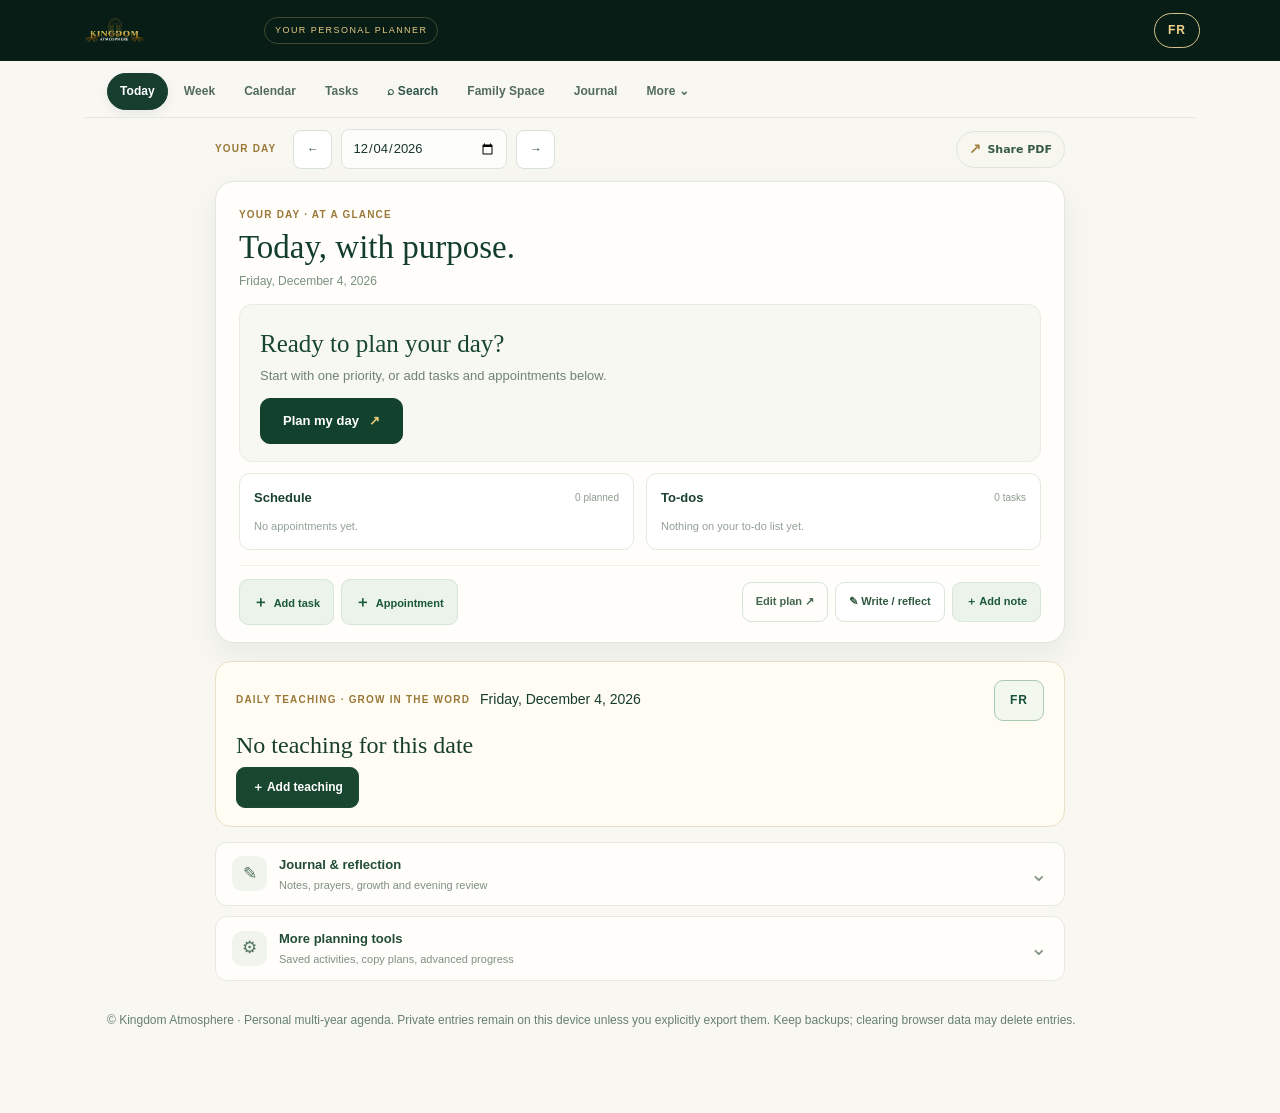
<file: agenda-2027/index.html>
<!doctype html>
<html lang="en"><head><meta charset="utf-8"><meta name="viewport" content="width=device-width,initial-scale=1,viewport-fit=cover">
<title>Kingdom Atmosphere | My Agenda</title>
<meta name="theme-color" content="#071d16"><meta name="apple-mobile-web-app-capable" content="yes"><meta name="apple-mobile-web-app-status-bar-style" content="default"><meta name="apple-mobile-web-app-title" content="KA Agenda"><link rel="manifest" href="./manifest.webmanifest"><link rel="icon" href="./icon.svg" type="image/svg+xml">
<link rel="stylesheet" href="./app.css?v=41"><link rel="stylesheet" href="./smart-entries.css?v=42"><link rel="stylesheet" href="./language.css?v=43"><link rel="stylesheet" href="./agenda-hub.css?v=48"></head>
<body>
<header><div class="hero-inner"><div class="hero-top"><div class="brand"><img class="brand-logo" src="./kingdom-atmosphere-wordmark-gold.webp" alt="Kingdom Atmosphere" width="188" height="65"></div><span class="edition">YOUR PERSONAL PLANNER</span></div></div></header>
<main class="shell">
<div class="toolbar no-print" role="navigation" aria-label="Main sections">
<button data-tab="daily" class="active">Today</button>
<button data-tab="weekly">Week</button>
<button data-tab="monthly">Calendar</button><button data-tab="tasks">Tasks</button><button type="button" id="agenda-find-top" data-tab="search" class="agenda-find-trigger">⌕ Search</button>
<button data-tab="family-space">Family Space</button>
<button data-tab="notes">Journal</button>
<button type="button" id="open-more-desktop" aria-haspopup="dialog" aria-controls="more-sheet">More <span aria-hidden="true">⌄</span></button>
</div>

<section id="vision" class="pane"><section id="ka-year-achievements" class="ka-feature-card no-print" data-ka-scope="year"></section>
<div class="card">
<div class="section-label">THE FOUNDATION / DIRECTION BEFORE ACTIVITY</div><h2>My purpose & vision</h2>
<div class="connected-panel" id="vision-connect"><div class="connect-top"><strong>My measurable outcomes</strong><small>Linked to weekly and daily progress</small></div><div class="connect-input"><input type="text" id="goal-name" placeholder="e.g. Teach 12 workshops"><button type="button" class="btn" id="goal-add">Add goal</button></div><div class="connected-list" id="goal-list"></div></div>
<p class="intro">A productive life starts with knowing what matters, becoming the person capable of doing it, and choosing daily actions that serve that purpose.</p>
<label class="field" for="purpose">What am I here to contribute?</label><textarea id="purpose" data-single="purpose" placeholder="Describe the people you want to serve and the difference you want to make."></textarea>
<label class="field" for="vision-text">What kind of person am I becoming in my chosen year?</label><textarea id="vision-text" data-single="vision" placeholder="Character, faith, relationships, work, health, and service."></textarea>
<label class="field" for="values">My non-negotiable values</label><textarea id="values" data-single="values" class="short" placeholder="What principles guide my decisions?"></textarea>
<label class="field" for="yearoutcomes">Three meaningful outcomes this year</label><textarea id="yearoutcomes" data-single="yearoutcomes" placeholder="1. An outcome with a clear measure…&#10;2.&#10;3."></textarea>
<label class="field" for="goalswhy">Why these outcomes matter</label><textarea id="goalswhy" data-single="goalswhy" class="short" placeholder="Connect the goals to your calling, family, and the people you serve."></textarea>
<label class="field" for="disciplines">Daily disciplines I will practice</label><textarea id="disciplines" data-single="disciplines" placeholder="Examples: Scripture, focused work, learning, movement, generosity, reflection."></textarea>
</div></section>
<section id="weekly" class="pane"><section id="ka-week-board" class="ka-feature-card no-print" aria-labelledby="ka-week-board-title"><div class="ka-feature-head"><div><span class="ka-kicker" data-ka-ui="weekKicker">WEEK AT A GLANCE</span><h2 id="ka-week-board-title" data-ka-ui="weekTitle">My weekly agenda</h2><p id="ka-week-board-range" class="ka-subtitle"></p></div><button type="button" id="ka-week-find" class="ka-outline" data-ka-ui="search">⌕ Find activity</button></div><div id="ka-week-grid" class="ka-week-grid"></div></section><section id="ka-week-achievements" class="ka-feature-card no-print" data-ka-scope="week"></section>
<div class="card"><div class="section-label">WEEKLY PRACTICE / INTENTIONAL PROGRESS</div><h2>Design the week</h2>
<div class="controls no-print"><button class="btn light" id="weekprev">← Previous</button><label class="control-label" for="weekdate">Week of</label><input type="date" id="weekdate"><button class="btn light" id="weeknext">Next →</button></div>
<p class="hint" id="weekrange"></p><div class="connected-panel growth-week-card"><div class="connect-top"><strong>Whole-life weekly review</strong><small>People, peace, purpose and stewardship</small></div><div id="growth-week-summary" class="growth-week-summary">Your weekly growth reflection will appear here.</div><label class="field" for="growth-week-reflection">What improved in my life this week?</label><textarea id="growth-week-reflection" placeholder="A relationship nurtured, wiser decisions, spiritual growth, emotional progress…"></textarea><p class="hint">Your reflection saves locally. Small actions matter more than filling every category.</p></div>
<div class="connected-panel weekly-review"><div class="connect-top"><strong>Weekly reality check</strong><small>Planned vs completed</small></div><div class="review-grid"><div><b id="review-outcomes">0/0</b><small>Outcomes</small></div><div><b id="review-actions">0/0</b><small>Actions</small></div><div><b id="review-minutes">0m</b><small>Tracked</small></div><div><b id="review-linked">0m</b><small>Linked time</small></div></div><div id="review-insights" class="hint"></div><div id="review-pending"></div><button type="button" id="carry-week" class="btn light">Carry unfinished outcomes to next week</button><p class="hint">Time recorded is not the same as tasks completed. Carrying outcomes requires your approval.</p></div>
<div class="connected-panel" id="week-connect"><div class="connect-top"><strong>Measurable weekly outcomes</strong><small>Choose the annual goal each outcome supports</small></div><div class="connect-input"><input type="text" id="outcome-name" placeholder="What result will I complete this week?"><select id="outcome-goal" aria-label="Connected yearly goal"><option value="">General progress</option></select><button type="button" class="btn" id="outcome-add">Add outcome</button></div><div class="connected-list" id="outcome-list"></div></div>
<label class="field" for="weekmission">My mission this week</label><textarea id="weekmission" data-week="mission" class="short" placeholder="What result would make this week meaningful?"></textarea>
<label class="field" for="weekresults">Three results I will deliver</label><textarea id="weekresults" data-week="results" placeholder="Specific, measurable outcomes—not just a long task list."></textarea>
<label class="field" for="weekblocks">Time blocks / commitments</label><textarea id="weekblocks" data-week="blocks" placeholder="Reserve time for your most important work, family, rest and faith."></textarea>
<label class="field" for="weeklearning">Personal growth & learning</label><textarea id="weeklearning" data-week="learning" class="short" placeholder="What will I learn or practice?"></textarea>
<label class="field" for="weekservice">Who will benefit from my work?</label><textarea id="weekservice" data-week="service" class="short" placeholder="Name the people and the contribution."></textarea>
<label class="field" for="weekreview">Weekly review: wins, lessons, and adjustments</label><textarea id="weekreview" data-week="review" placeholder="What worked? What must change next week?"></textarea>
</div></section>
<section id="tasks" class="pane">
<div class="ka-tasks-page">
  <div class="ka-tasks-heading"><div><span class="section-label">YOUR PLANNED ACTIVITIES</span><h2>Tasks & appointments</h2><p>Manage scheduled activities without crowding your daily dashboard.</p></div>
  <div class="ka-tasks-actions"><button type="button" id="tasks-new-task" class="btn">＋ Add task</button><button type="button" id="tasks-new-appointment" class="btn light">＋ Appointment</button></div></div>
  <div class="ka-tasks-datebar"><label for="tasks-date">Show entries for</label><input type="date" id="tasks-date"><button type="button" id="tasks-go-today" class="btn light">Today</button></div>
  <section class="ka-timeline-section" aria-labelledby="ka-timeline-title">
    <div class="ka-timeline-head">
      <div><span class="section-label">SMART TIME PLANNING</span><h3 id="ka-timeline-title">Interactive schedule</h3><p id="ka-timeline-instructions">Drag an appointment to a new time. Select two appointments to swap their start times.</p></div>
      <button id="ka-timeline-undo" type="button" disabled>↶ Undo</button>
    </div>
    <div class="ka-timeline-status" id="ka-timeline-status" role="status" aria-live="polite"></div>
    <div class="ka-timeline-scroll" id="ka-timeline-scroll">
      <div class="ka-timeline-surface" id="ka-timeline-surface" aria-label="Time schedule"></div>
    </div>
    <p class="ka-timeline-footnote" id="ka-timeline-footnote">Appointments keep their original duration. Conflicting moves are not saved. Older schedule entries are shown as fixed blocks when their times can be read.</p>
  </section>
  <section id="smart-entry-section" class="smart-entry-section"><div class="smart-entry-section-head"><strong>My planned entries</strong><small>Tap an entry to edit its details</small></div><div id="smart-entry-list"></div></section>
</div></section>
<section id="daily" class="pane active">
<div class="controls no-print agenda-datebar"><span class="datebar-caption">YOUR DAY</span><button id="prev" class="btn light" aria-label="Previous day">←</button><label class="control-label" for="datepick">Date</label><input type="date" id="datepick" aria-label="Selected agenda date"><button id="next" class="btn light" aria-label="Next day">→</button><button type="button" class="daily-pdf-share" id="daily-pdf-share" aria-label="Preview and share today as a PDF"><span aria-hidden="true">↗</span> Share PDF</button></div>
<section id="today-home" class="today-home no-print" aria-labelledby="today-home-title">
  <div class="today-home-top">
    <div><span class="section-label">YOUR DAY · AT A GLANCE</span><h2 id="today-home-title">Today, with purpose.</h2><p id="today-home-date">Your day is ready when you are.</p></div>
    <button type="button" id="today-home-return" class="today-return" hidden>Back to today</button>
  </div>
  <div id="today-home-empty" class="today-home-empty">
    <h3>Ready to plan your day?</h3>
    <p>Start with one priority, or add tasks and appointments below.</p>
    <button id="today-plan" type="button" class="today-primary-action" aria-expanded="false" aria-controls="today-plan-editor">Plan my day <span aria-hidden="true">↗</span></button>
  </div>
  <form id="today-plan-editor" class="today-plan-editor" hidden aria-label="Prepare your day">
    <div class="today-plan-editor-head"><strong>Prepare this day</strong><span>Saved on this device</span></div>
    <label for="today-plan-main">Most important action</label>
    <input type="text" id="today-plan-main" placeholder="One meaningful action to complete…" autocomplete="off">
    <label for="today-plan-priorities">My priorities</label>
    <textarea id="today-plan-priorities" rows="3" placeholder="Write your priorities, one per line…"></textarea>
    <label for="today-plan-intention">My intention (optional)</label>
    <input type="text" id="today-plan-intention" placeholder="How I want to approach today…" autocomplete="off">
    <div class="today-plan-editor-buttons"><button type="button" id="today-plan-cancel">Cancel</button><button type="submit" id="today-plan-save">Save my plan</button></div>
    <p id="today-plan-message" role="status" aria-live="polite"></p>
  </form>
  <div id="today-home-ready" class="today-home-ready" hidden>
    <div class="today-ready-main">
      <span class="today-kicker">YOUR MAIN FOCUS</span>
      <h3 id="today-main-focus">Your most important action</h3>
      <button type="button" id="today-edit-focus" aria-controls="today-plan-editor" aria-expanded="false">Edit my plan ↗</button>
    </div>
    <div id="today-next-block" class="today-next-block" hidden>
      <span class="today-kicker">UP NEXT</span><strong id="today-next-title"></strong><small id="today-next-time"></small>
    </div>
  </div>
  <div class="today-overview-grid" id="today-overview-grid">
    <div class="today-overview-column"><div class="today-overview-heading"><strong>Schedule</strong><span id="today-schedule-count">0 planned</span></div><div id="today-schedule-list" class="today-overview-lines"></div></div>
    <div class="today-overview-column"><div class="today-overview-heading"><strong>To-dos</strong><span id="today-task-count">0 tasks</span></div><div id="today-task-list" class="today-overview-lines"></div></div>
  </div>
  <div class="today-home-actions">
    <button id="today-add-task" type="button" class="today-add-action"><span aria-hidden="true">＋</span> Add task</button>
    <button id="today-add-appointment" type="button" class="today-add-action"><span aria-hidden="true">＋</span> Appointment</button>
    <button id="today-prepare" type="button" class="today-secondary-action" aria-controls="today-plan-editor" aria-expanded="false">Edit plan ↗</button>
    <button id="today-open-journal" type="button" class="today-journal-action">✎ Write / reflect</button>
  </div>
</section>
<section class="daily-teaching-card no-print" id="daily-teaching-card" aria-labelledby="daily-teaching-card-title">
  <div class="daily-teaching-card-top"><span class="section-label">DAILY TEACHING · GROW IN THE WORD</span><span id="daily-teaching-date"></span></div>
  <div id="daily-teaching-available" hidden><h3 id="daily-teaching-card-title">Know the God You Trust</h3><p id="daily-teaching-excerpt">Discover the love of the Father and learn to trust Him.</p><button id="daily-teaching-open" type="button">Read today's teaching <span aria-hidden="true">↗</span></button></div>
  <div id="daily-teaching-missing"><h3 id="daily-teaching-empty-title">No teaching for this date</h3><button id="daily-teaching-create" type="button">＋ Add teaching</button></div>
</section>
<details id="today-journal" class="today-workspace-disclosure no-print"><summary><span class="today-disclosure-icon" aria-hidden="true">✎</span><span><strong>Journal &amp; reflection</strong><small>Notes, prayers, growth and evening review</small></span><span class="today-disclosure-chevron" aria-hidden="true">⌄</span></summary><div class="agenda-book">
<div class="card agenda-paper">
<div class="agenda-heading"><div class="section-label">YOUR PERSONAL JOURNAL</div><h2 id="dayheading">Opening today’s page…</h2><p>One day at a time, with intention, faith and room to grow.</p></div>
<div class="verse"><p id="versetext"></p><small id="verseref"></small></div>
<div class="journal-intro no-print"><span>YOUR DAILY PAGES</span><span>Tap a section to write <span aria-hidden="true">↗</span></span></div>
<div class="journal-digest no-print" id="journal-digest" aria-live="polite"><span id="digest-caption">A fresh page, ready for your thoughts.</span><strong id="digest-count">0 of 4 pages written</strong></div><div class="journal-history-shortcut no-print"><button type="button" id="journal-history-open">View my saved journal <span aria-hidden="true">↗</span></button><small>Past notes · Prayers · Reflections</small></div>
<div class="journal-tiles no-print">
<button class="journal-tile" type="button" data-journal-open="intent"><span class="tile-icon">01</span><span class="tile-copy"><strong>Intentions &amp; priorities</strong><small id="preview-intent">What matters most to you today?</small></span><span class="tile-arrow" aria-hidden="true">↗</span></button>
<button class="journal-tile journal-tile-featured" type="button" data-journal-open="notes"><span class="tile-icon">02</span><span class="tile-copy"><strong>My notes &amp; thoughts</strong><small id="preview-notes">A private space to write freely.</small></span><span class="tile-arrow" aria-hidden="true">↗</span></button>
<button class="journal-tile" type="button" data-journal-open="faith"><span class="tile-icon">03</span><span class="tile-copy"><strong>Faith, prayer &amp; gratitude</strong><small id="preview-faith">Reflect on the Word and your day.</small></span><span class="tile-arrow" aria-hidden="true">↗</span></button>
<button class="journal-tile" type="button" data-journal-open="evening"><span class="tile-icon">04</span><span class="tile-copy"><strong>Evening reflection</strong><small id="preview-evening">Record progress, lessons and growth.</small></span><span class="tile-arrow" aria-hidden="true">↗</span></button>
</div>
<div class="growth-invite no-print"><div class="growth-invite-copy"><span class="section-label">WHOLE-LIFE GROWTH</span><h3>Grow in every area of life.</h3><p>Faith, peace, relationships, personal development and wise stewardship.</p><small id="growth-preview">Choose one small action for today.</small></div><button type="button" id="growth-open" class="growth-open" aria-haspopup="dialog">Explore my growth <span aria-hidden="true">↗</span></button></div>
<p class="journal-saving no-print"><span aria-hidden="true">●</span> Your writing is automatically saved on this device.</p>
<div class="agenda-footline"><span>KINGDOM ATMOSPHERE</span><span>PLAN · GROW · SERVE</span></div>
</div>
</div>
</details>
<dialog class="agenda-dialog" id="journal-intent" aria-labelledby="journal-title-intent"><div class="journal-dialog-top"><div><span class="section-label">01 / LIVE INTENTIONALLY</span><h2 id="journal-title-intent">Intention &amp; action</h2></div><button type="button" class="journal-close" aria-label="Close intention page">✕</button></div><div class="journal-dialog-body">
<label class="field" for="focus">My intention for today</label><input id="focus" type="text" data-day="focus" placeholder="How do I want to live this day?">
<label class="field" for="oneaction">My one most important action</label><input id="oneaction" type="text" data-day="oneaction" placeholder="The meaningful step I will take today">
<label class="field" for="priorities">Today's three priorities</label><textarea id="priorities" data-day="priorities" placeholder="1.&#10;2.&#10;3."></textarea>
</div><div class="journal-dialog-footer"><span class="journal-save-status">Saved locally</span><button class="journal-done" type="button">Done</button></div></dialog>
<dialog class="agenda-dialog" id="journal-notes" aria-labelledby="journal-title-notes"><div class="journal-dialog-top"><div><span class="section-label">02 / WRITE FREELY</span><h2 id="journal-title-notes">My notes &amp; thoughts</h2></div><div class="journal-header-actions"><button type="button" class="journal-expand" aria-pressed="false" aria-label="Expand writing space">⤢</button><button type="button" class="journal-close" aria-label="Close notes page">✕</button></div></div><div class="journal-dialog-body"><p class="journal-writing-help">Ideas, observations, memories, discoveries, inspiration—this space is yours.</p>
<label class="field" for="daynotes">My personal writing</label><textarea id="daynotes" data-day="daynotes" class="agenda-journal" placeholder="Write anything on your mind…"></textarea>
</div><div class="journal-dialog-footer"><span class="journal-save-status">Saved locally</span><button class="journal-done" type="button">Done</button></div></dialog>
<dialog class="agenda-dialog" id="journal-faith" aria-labelledby="journal-title-faith"><div class="journal-dialog-top"><div><span class="section-label">03 / INNER LIFE</span><h2 id="journal-title-faith">Faith &amp; reflection</h2></div><button type="button" class="journal-close" aria-label="Close spiritual reflection">✕</button></div><div class="journal-dialog-body">
<label class="field" for="reflection">What is God teaching me today?</label><textarea id="reflection" data-day="reflection" placeholder="Reflect on Scripture and your day…"></textarea>
<label class="field" for="prayer">Prayer</label><textarea id="prayer" data-day="prayer" placeholder="My prayer today…"></textarea>
<label class="field" for="gratitude">Gratitude</label><textarea id="gratitude" data-day="gratitude" class="short" placeholder="What am I thankful for?"></textarea>
</div><div class="journal-dialog-footer"><span class="journal-save-status">Saved locally</span><button class="journal-done" type="button">Done</button></div></dialog>
<dialog class="agenda-dialog" id="journal-evening" aria-labelledby="journal-title-evening"><div class="journal-dialog-top"><div><span class="section-label">04 / REFLECT &amp; GROW</span><h2 id="journal-title-evening">Evening reflection</h2></div><div class="journal-header-actions"><button type="button" class="journal-expand" aria-pressed="false" aria-label="Expand writing space">⤢</button><button type="button" class="journal-close" aria-label="Close evening reflection">✕</button></div></div><div class="journal-dialog-body"><p class="journal-writing-help">What did I learn, accomplish, or need to change? Carry the lesson, not the burden, into tomorrow.</p>
<label class="field" for="review">My reflection</label><textarea id="review" data-day="review" class="agenda-journal" placeholder="What moved forward? What matters tomorrow?"></textarea>
</div><div class="journal-dialog-footer"><span class="journal-save-status">Saved locally</span><button class="journal-done" type="button">Done</button></div></dialog>
<details id="today-tools" class="today-workspace-disclosure no-print"><summary><span class="today-disclosure-icon" aria-hidden="true">⚙</span><span><strong>More planning tools</strong><small>Saved activities, copy plans, advanced progress</small></span><span class="today-disclosure-chevron" aria-hidden="true">⌄</span></summary><div class="today-tools-inner"><div class="preset-day-shortcut no-print"><div><strong>Plan a familiar activity</strong><small>Dance practice, study, workouts, finances and more</small></div><button type="button" id="preset-open-day">＋ Add preset</button></div>
<details class="planning-copy no-print" id="planning-copy"><summary><span><strong>Plan ahead · Copy day or week</strong><small>Duplicate your schedule and tasks into future dates</small></span><span aria-hidden="true">＋</span></summary>
<div class="planning-copy-inner">
<div class="planning-form-grid"><div><label for="plan-source-date">Copy from</label><input id="plan-source-date" type="date"></div><div><label for="plan-target-date">Copy to</label><input id="plan-target-date" type="date"></div></div>
<div class="planning-form-grid"><div><label for="plan-copy-scope">Copy</label><select id="plan-copy-scope"><option value="day">One day</option><option value="week">Whole week (Mon–Sun)</option></select></div><div><label for="plan-copy-mode">Include</label><select id="plan-copy-mode"><option value="plan">Schedule, tasks &amp; priorities only</option><option value="all">Entire day including journal notes</option></select></div></div>
<p id="plan-copy-info" class="hint">Your original day and week remain unchanged.</p>
<button id="plan-copy-apply" type="button" class="btn">Copy into selected date</button>
</div></details><div class="agenda-utilities no-print">
<details class="agenda-details"><summary><span><strong>Daily schedule &amp; practical tasks</strong><small>Appointments, to-dos and daily discipline</small></span><span aria-hidden="true">＋</span></summary><div class="agenda-details-inner">
<label class="field" for="schedule">Schedule / appointments</label><textarea id="schedule" data-day="schedule" placeholder="Appointments and time commitments…"></textarea>
<label class="field" for="tasks">Things I need to do</label><textarea id="tasks" data-day="tasks" placeholder="Tasks and errands…"></textarea>
<label class="field" for="discipline">Discipline practiced today</label><input id="discipline" type="text" data-day="discipline" placeholder="An intentional habit I practiced">
<div class="energy-control"><div class="energy-title"><label for="energy">My energy level</label><output id="energy-output" for="energy">3 / 5 · Steady</output></div><input id="energy" type="range" min="1" max="5" step="1" value="3" aria-label="Today's energy level"><div class="energy-labels"><span>Recover</span><span>Energized</span></div></div>
</div></details>
<details class="agenda-details"><summary><span><strong>Purpose &amp; progress tracker</strong><small>Connected goals, actions and time history</small></span><span aria-hidden="true">＋</span></summary><div class="agenda-details-inner">
<div class="connected-panel connect-daily" id="daily-connect"><div class="connect-top"><strong>Today's outcome-driven action</strong><small>Connect to this week's bigger goals</small></div><select id="daily-outcome" aria-label="Choose linked weekly outcome"><option value="">Choose a weekly outcome (optional)</option></select><div class="connect-input"><input type="text" id="daily-step" placeholder="The next concrete step"><button type="button" class="btn" id="daily-step-add">Commit</button></div><div class="connected-list" id="daily-step-list"></div></div>
<div class="connected-panel progress-summary" id="progress-dashboard"><div class="connect-top"><strong>Purpose → Progress</strong><button type="button" id="progress-details" class="mini-btn">View progress</button></div><div class="progress-stats"><div><strong id="stat-goals">0</strong><small>Yearly goals</small></div><div><strong id="stat-outcomes">0/0</strong><small>Weekly results</small></div><div><strong id="stat-actions">0/0</strong><small>Actions finished</small></div><div><strong id="stat-minutes">0m</strong><small>Tracked this week</small></div></div><p class="hint" id="progress-insight">Start with a measurable goal.</p><div id="progress-expanded" hidden></div></div>
<div class="daily-strip"><span class="pill">PURPOSE → ACTION → GROWTH</span><span id="daily-progress" aria-live="polite">0 of 5 essentials filled</span></div>
</div></details>
</div>
</div>
</details>
<div class="mobile-quickbar no-print agenda-floating-tools"><div><span class="quick-eyebrow">SAVE A THOUGHT</span><strong>Make room for what matters.</strong></div><div class="quick-actions"><button type="button" id="quick-add" class="quick-primary" aria-haspopup="dialog">＋ Add</button><button type="button" id="open-coach" class="quick-icon" aria-haspopup="dialog" aria-label="Open guided reflection">✧</button></div></div>
<div class="year-context no-print"><label for="yearpick">Year</label><input type="number" id="yearpick" min="1900" max="2200" value="2027"><button class="mini-btn" type="button" id="jump-today">Go to today</button><span class="today-indicator" id="today-indicator" aria-live="polite">Today</span><small>Plan any year</small></div>
</section>
<section id="monthly" class="pane"><div class="teaching-month-note no-print"><span>✦</span> Days with a teaching are marked with a gold book. Tap a date to open its agenda and daily teaching.</div><div class="card">
<div class="controls no-print"><label class="control-label" for="monthpick">Month</label><select id="monthpick"></select><input type="number" id="calendar-year" min="1900" max="2200" value="2027" aria-label="Calendar year"></div><h2 id="monthheading"></h2><div class="calendar" id="calendar"></div><hr class="rule"><div class="two"><div><label class="field" for="monthfocus">Monthly focus</label><textarea id="monthfocus" data-month="focus"></textarea><label class="field" for="monthgoals">Goals</label><textarea id="monthgoals" data-month="goals"></textarea></div><div><label class="field" for="monthevents">Important dates</label><textarea id="monthevents" data-month="events"></textarea><label class="field" for="monthnotes">Notes / prayer</label><textarea id="monthnotes" data-month="notes"></textarea></div></div></div><section id="ka-month-achievements" class="ka-feature-card no-print" data-ka-scope="month"></section></section>
<section id="presets" class="pane">
<div class="card preset-workspace">
<div class="section-label">PERSONAL ROUTINES / SAVED FOR NEXT TIME</div><h2>My activity presets</h2><p class="intro">Build your own reusable activities. Choose a category and style, select a usual duration, and add them to any date in seconds.</p>
<div class="preset-grid">
<div><label class="field" for="preset-category">Category</label><select id="preset-category"></select></div>
<div><label class="field" for="preset-style">Style / specialty</label><select id="preset-style"></select></div>
<div class="preset-grow"><label class="field" for="preset-name">Activity name</label><input id="preset-name" type="text" placeholder="e.g. Hip-Hop freestyle practice"></div>
<div><label class="field" for="preset-minutes">Usual duration (minutes)</label><input id="preset-minutes" type="number" min="5" max="1440" step="5" value="45"></div>
</div>
<p id="preset-estimate" class="hint">Your completed sessions will help suggest realistic timing.</p>
<div class="preset-actions"><button id="preset-save" class="btn" type="button">Save preset</button><button id="preset-apply" class="btn light" type="button">Add to selected day</button></div>
<div class="preset-scheduling">
<div class="preset-date-row"><div><label for="preset-date">Date</label><input id="preset-date" type="date"></div><div><label for="preset-time">Starts at</label><input id="preset-time" type="time" value="09:00"></div><div><label for="preset-time-mode">Set timing by</label><select id="preset-time-mode"><option value="duration">Duration</option><option value="end">End time</option></select></div><div id="preset-end-wrap" hidden><label for="preset-end">Ends at</label><input id="preset-end" type="time" value="09:45"></div></div>
<div class="preset-time-summary" id="preset-time-summary" aria-live="polite">09:00 – 09:45 · 45 minutes</div>
<div class="preset-conflict" id="preset-conflict" role="status" aria-live="polite" hidden></div>
<p class="hint">The agenda checks overlapping time blocks before adding an activity. Existing untimed notes are kept unchanged.</p>
</div>
<h3>Activities on this date</h3><p class="hint">Edit, delete or copy any scheduled activity. Older schedule entries are supported too.</p><div id="scheduled-activity-list" class="preset-list"></div>
<div class="planning-editor" id="planning-editor" hidden>
<div class="section-label">EDIT ACTIVITY</div><label for="edit-activity-name">Activity</label><input id="edit-activity-name" type="text"><div class="planning-form-grid"><div><label for="edit-activity-date">Date</label><input id="edit-activity-date" type="date"></div><div><label for="edit-activity-start">Starts</label><input id="edit-activity-start" type="time"></div><div><label for="edit-activity-end">Ends</label><input id="edit-activity-end" type="time"></div></div><p class="hint" id="edit-activity-warning" aria-live="polite"></p><div class="preset-actions"><button type="button" class="btn" id="edit-activity-save">Save changes</button><button type="button" class="btn light" id="edit-activity-cancel">Cancel</button></div>
</div>
<h3>My reusable activities</h3><div id="preset-library" class="preset-list"></div>
<h3>Recently used</h3><div id="preset-recent" class="preset-list"></div>
</div></section>
<section id="activities" class="pane">
<div class="card"><div class="section-label">SMART ROUTINES / REAL TIME</div><h2>Activity memory</h2><p class="intro">Track how long recurring activities actually take. After a few sessions, your agenda suggests a realistic duration—based on your own history.</p>
<div class="activity-controls no-print"><div><label class="field" for="activity-name">Activity</label><input type="text" id="activity-name" placeholder="e.g. Bible study, practice, editing"></div><div><label class="field" for="activity-minutes">Planned minutes</label><input id="activity-minutes" type="number" min="1" max="1440" value="30"></div></div>
<label class="field" for="activity-link">This activity contributes to</label><select id="activity-link" aria-label="Linked weekly outcome"><option value="">Unlinked personal activity</option></select>
<p class="hint" id="activity-estimate" aria-live="polite">Enter an activity to see its suggested duration.</p>
<div class="activity-actions no-print"><button type="button" class="btn" id="activity-start">Start session</button><button type="button" class="btn light" id="activity-stop" disabled>Finish &amp; learn</button><button type="button" class="btn light" id="activity-copy">Copy to today's schedule</button></div>
<p id="activity-running" class="hint" aria-live="polite"></p>
<h3>My reusable activities</h3><div id="activity-library" class="smart-list"></div><h3>Recent sessions</h3><div id="activity-history" class="smart-list"></div>
<div class="planning-editor" id="session-editor" hidden><div class="section-label">EDIT RECORDED SESSION</div><label for="session-edit-name">Activity name</label><input id="session-edit-name" type="text"><label for="session-edit-minutes">Actual minutes</label><input id="session-edit-minutes" type="number" min="1" max="1440" step="1"><div class="preset-actions"><button class="btn" id="session-edit-save" type="button">Save session</button><button class="btn light" id="session-edit-cancel" type="button">Cancel</button></div><p class="hint">Editing or deleting a session also changes the learned time estimate for this activity.</p></div>
</div></section>
<section id="reminders" class="pane">
<div class="card"><div class="section-label">INTENTIONAL FOLLOW-THROUGH</div><h2>Reminders</h2><p class="intro">Set a date and time for important actions. The agenda checks reminders while it is open, and shows overdue reminders when you return.</p>
<div class="reminder-fields"><div><label class="field" for="reminder-name">What should I remember?</label><input id="reminder-name" type="text" placeholder="e.g. Prepare weekly review"></div><div><label class="field" for="reminder-when">Date and time</label><input id="reminder-when" type="datetime-local"></div></div>
<div class="activity-actions no-print"><button type="button" class="btn" id="reminder-add">Add reminder</button><button type="button" class="btn light" id="notify-permission">Enable alerts</button></div>
<p id="reminder-capability" class="hint"></p>
<h3>Upcoming &amp; overdue</h3><div id="reminder-list" class="smart-list"></div>
</div></section>
<section id="family-space" class="pane family-space" aria-labelledby="family-space-title">
<div class="family-home">
  <div class="family-home-header">
    <div class="family-home-brand">
      <span class="section-label">KINGDOM ATMOSPHERE / FAMILY</span>
      <h2 id="family-space-title">Our Family Home</h2>
      <p>Plan together. Care for one another. Make room for what matters.</p>
    </div>
    <div class="family-home-status"><span aria-hidden="true">●</span> This device only</div>
  </div>
  <div class="family-home-intro"><div><span>OUR FAMILY RHYTHM</span><strong>Growing together, every day.</strong><small>A home of love, purpose, peace and shared responsibility.</small></div><span class="family-home-mark" aria-hidden="true">⌂</span></div>
  <p class="family-local-warning">Family Space is private on <strong>this device</strong> for now. Sending a list or a backup is manual; changes do <strong>not</strong> synchronize automatically between phones.</p>
  <div class="family-home-tabs" role="tablist" aria-label="Family Space sections">
    <button type="button" role="tab" aria-selected="true" data-family-tab="groceries">Groceries</button>
    <button type="button" role="tab" aria-selected="false" data-family-tab="tasks">Responsibilities</button>
    <button type="button" role="tab" aria-selected="false" data-family-tab="calendar">Calendar</button>
    <button type="button" role="tab" aria-selected="false" data-family-tab="moments">Moments</button>
  </div>
  <div class="family-panel" data-family-panel="groceries">
    <div class="family-panel-title"><div><h3>Our grocery list</h3><p id="family-grocery-progress">Ready for the next shopping trip.</p></div><span aria-hidden="true">♧</span></div>
    <div class="family-progress-bar" role="progressbar" aria-label="Groceries collected" aria-valuemin="0" aria-valuemax="100" aria-valuenow="0"><div id="family-progress-fill"></div></div>
    <form id="family-grocery-form" class="family-add-form">
      <label for="family-grocery-name">Add a grocery item</label><div class="family-add-fields">
      <input id="family-grocery-name" type="text" placeholder="e.g. Rice, apples, milk…" maxlength="100" required>
      <input id="family-grocery-quantity" type="text" placeholder="Qty / unit" aria-label="Quantity or unit" maxlength="50">
      <button type="submit">Add</button></div>
    </form>
    <div id="family-grocery-list" class="family-rows" aria-live="polite"></div>
    <div class="family-panel-actions"><button type="button" id="family-clear-bought" class="family-subtle-button">Clear purchased items</button><button type="button" id="family-share-groceries" class="family-utility-button">Share grocery list ↗</button></div>
    <details class="family-suggestions"><summary>Frequently added groceries</summary><div id="family-grocery-suggestions" class="family-suggestion-chips"></div></details>
  </div>
  <div class="family-panel" data-family-panel="tasks" hidden>
    <div class="family-panel-title"><div><h3>Responsibilities</h3><p>Share the work, recognize the effort.</p></div><span aria-hidden="true">✓</span></div>
    <div class="family-chore-catalog">
      <div class="family-chore-head"><div><strong>Pick a home chore</strong><small>Tap a chore to add it instantly, or write your own below.</small></div><span aria-hidden="true">✧</span></div>
      <div class="family-chore-controls">
        <label for="family-chore-category">Room / category</label>
        <select id="family-chore-category" aria-label="Choose chore category"><option value="all">All chores</option><option value="kitchen">Kitchen</option><option value="cleaning">General cleaning</option><option value="laundry">Laundry</option><option value="bathroom">Bathrooms</option><option value="bedroom">Bedrooms</option><option value="outdoor">Outdoor</option><option value="family">Family &amp; household</option></select>
        <label for="family-chore-search">Find a chore</label>
        <input type="search" id="family-chore-search" placeholder="Search chores…" autocomplete="off">
      </div>
      <div id="family-chore-choices" class="family-chore-choices" aria-live="polite"></div>
      <p class="family-chore-feedback" id="family-chore-feedback" role="status" aria-live="polite">Choose a chore to add it to the responsibilities below.</p>
    </div>
    <form id="family-task-form" class="family-add-form">
      <label for="family-task-name">What needs doing?</label><input id="family-task-name" type="text" maxlength="130" placeholder="e.g. Prepare dinner" required>
      <div class="family-form-grid">
      <div><label for="family-task-assignee">Assigned to (optional)</label><input id="family-task-assignee" type="text" maxlength="80" placeholder="Family member"></div>
      <div><label for="family-task-date">Due date</label><input id="family-task-date" type="date"></div>
      <div><label for="family-task-repeat">Repeat</label><select id="family-task-repeat"><option value="none">One time</option><option value="daily">Every day</option><option value="weekly">Every week</option></select></div>
      </div><button type="submit" class="family-primary-action">Add responsibility</button>
    </form>
    <div id="family-task-list" class="family-rows" aria-live="polite"></div>
  </div>
  <div class="family-panel" data-family-panel="calendar" hidden>
    <div class="family-panel-title"><div><h3>Family calendar</h3><p>Birthdays, appointments, celebrations and time together.</p></div><span aria-hidden="true">▦</span></div>
    <form id="family-event-form" class="family-add-form">
      <label for="family-event-name">Event or occasion</label><input id="family-event-name" type="text" maxlength="130" placeholder="e.g. Family game night" required>
      <div class="family-form-grid"><div><label for="family-event-date">Date</label><input id="family-event-date" type="date" required></div>
      <div><label for="family-event-time">Time (optional)</label><input id="family-event-time" type="time"></div>
      <div><label for="family-event-repeat">Repeat</label><select id="family-event-repeat"><option value="none">Once</option><option value="yearly">Every year</option></select></div></div>
      <button type="submit" class="family-primary-action">Add to family calendar</button>
    </form>
    <div id="family-event-list" class="family-rows" aria-live="polite"></div>
  </div>
  <div class="family-panel" data-family-panel="moments" hidden>
    <div class="family-panel-title"><div><h3>Moments that matter</h3><p>Kindness, prayer, appreciation and quality time.</p></div><span aria-hidden="true">♡</span></div>
    <form id="family-moment-form" class="family-add-form">
      <label for="family-moment-kind">Type of moment</label><select id="family-moment-kind"><option value="appreciation">Appreciation</option><option value="prayer">Family prayer</option><option value="checkin">Check-in</option><option value="together">Quality time</option></select>
      <label for="family-moment-text">Share an intention or a memory</label><textarea id="family-moment-text" maxlength="1000" placeholder="A meaningful thought, prayer or plan…" required></textarea>
      <button type="submit" class="family-primary-action">Save family moment</button>
    </form>
    <div id="family-moment-list" class="family-rows" aria-live="polite"></div>
  </div>
  <details class="family-data-tools">
    <summary>Family data &amp; moving between devices</summary>
    <p>To move family information to another phone, export a family snapshot and import it there. This is <strong>manual transfer</strong>, not live collaboration. Do not share private details with anyone who should not see them.</p>
    <div class="family-panel-actions"><button type="button" id="family-export" class="family-utility-button">Export family snapshot</button><label for="family-import" class="family-utility-button family-import-label">Import family snapshot</label><input id="family-import" type="file" accept=".json,application/json" hidden></div>
    <p id="family-transfer-status" role="status" aria-live="polite"></p>
  </details>
</div>
</section>
<section id="family" class="pane"><div class="card"><h2>Family & celebrations</h2><p class="hint">Add birthdays, anniversaries, and important milestones. They appear as markers on your monthly calendar. Information stays in this browser unless you export it.</p><div id="familylist"></div><button id="addfamily" class="btn light no-print">+ Add family occasion</button></div></section>
<section id="gifts" class="pane"><div class="card"><h2>Christmas gift planner</h2><p class="hint">Track gift ideas, budgets and purchases. This is a private planning list, not an online store.</p><div id="giftlist"></div><button id="addgift" class="btn light no-print">+ Add gift idea</button><hr class="rule"><p class="stat"><b>Total planned budget:</b> <span id="budget">CA$0.00</span></p><label class="field" for="christmasnotes">Holiday notes and shopping reminders</label><textarea id="christmasnotes" data-single="christmasnotes"></textarea></div></section>
<section id="notes" class="pane"><div class="card">
<div class="journal-history-head"><div><span class="section-label">YOUR SAVED WRITING</span><h2>My journal history</h2><p class="hint">Every day you write stays here. Find an entry, open its date and continue writing.</p></div><span class="journal-history-total" id="journal-history-total">0 entries</span></div>
<div class="journal-history-tools no-print"><label for="journal-history-search">Find something you wrote</label><input id="journal-history-search" type="search" placeholder="Search your thoughts, prayers, lessons…"><div class="journal-history-filters"><label for="journal-history-type">Show</label><select id="journal-history-type"><option value="all">All writing</option><option value="intent">Intentions</option><option value="notes">Notes & thoughts</option><option value="faith">Faith & prayer</option><option value="evening">Evening reflection</option></select></div></div>
<div id="journal-history-list" class="journal-history-list" aria-live="polite"><p class="hint">Your daily writing will appear here.</p></div>
<hr class="rule"><h2>Notes & intentions</h2><label class="field" for="annualgoals">Goals for the year</label><textarea id="annualgoals" data-single="annualgoals" style="min-height:170px"></textarea><label class="field" for="faithgoals">Faith and personal growth</label><textarea id="faithgoals" data-single="faithgoals" style="min-height:150px"></textarea><label class="field" for="journal">General notes / journal</label><textarea id="journal" data-single="journal" style="min-height:220px"></textarea></div></section>
<section id="search" class="pane ka-search-page no-print" aria-labelledby="ka-find-heading"><div class="ka-search-intro"><div class="ka-find-head"><div><span class="ka-kicker" data-ka-ui="findKicker">FIND YOUR PLANS</span><h2 id="ka-find-heading" data-ka-ui="findTitle">Search activities</h2></div></div></div><div class="ka-find-content"><label for="ka-find-input" data-ka-ui="findLabel">Search by name, note, or activity</label><input id="ka-find-input" type="search" autocomplete="off" placeholder="Type a keyword…"><div class="ka-find-filter"><label for="ka-find-kind" data-ka-ui="filter">Show</label><select id="ka-find-kind"><option value="all" data-ka-ui="all">Everything</option><option value="appointments" data-ka-ui="appointments">Appointments</option><option value="tasks" data-ka-ui="tasks">Tasks</option><option value="notes" data-ka-ui="notes">Notes & journal</option><option value="achievements" data-ka-ui="achievements">Achievements</option></select></div><div id="ka-find-count" class="ka-subtitle" aria-live="polite"></div><div id="ka-find-results" class="ka-find-results"></div></div></section>
<section id="settings" class="pane"><div class="card"><h2>Save, restore & export</h2><div id="status" class="hint" aria-live="polite">Opening today’s agenda…</div><details class="install-tip no-print" id="install-guide"><summary>Install this agenda for offline use <span>↗</span></summary><p>On iPhone: open in Safari → Share → Add to Home Screen. On Android: browser menu → Install app. Open while connected once, then use it offline.</p><button type="button" id="install-btn" class="btn light" style="display:none">Install app</button><p class="hint">Your entries are stored on this device. Export a backup regularly.</p></details><p>Entries save automatically in your browser. For permanent backup or moving to another device, export your data regularly.</p><p class="hint">Vision → Weekly results → Daily action → Review. This framework draws on broad themes of purposeful living, goal setting, personal development, discipline and stewardship; the prompts are original.</p><div class="controls no-print"><button class="btn" id="export">Download backup (.json)</button><label class="btn light" for="import" style="cursor:pointer">Import backup</label><input id="import" type="file" accept=".json,application/json" hidden></div><hr class="rule"><h3>Download or share your agenda</h3><p>Select the period and preview the actual PDF before saving or sharing it. Share PDF always opens the preview first.</p>
<div class="preset-export"><label for="print-range">Pages to print</label><select id="print-range"><option value="day">Selected day</option><option value="week">Selected week</option><option value="month">Selected month</option><option value="all">Everything saved</option></select><button type="button" id="preview-agenda" class="btn">Preview PDF</button><button type="button" id="print-agenda" class="btn light">Download PDF</button><button type="button" id="share-agenda" class="btn light">Share PDF</button></div><p id="pdf-status" class="hint" aria-live="polite">Create a formatted PDF directly on this device, including offline. Sharing opens the device share sheet when supported.</p><hr class="rule"><h3>About your PDF</h3><p>The new Download PDF action creates an A4, multi-page document directly—no Print menu needed. It includes your saved entries for the selected period. <b>Share PDF</b> opens the system share sheet when your browser supports file sharing. This is a personal export, not an Amazon KDP-ready book interior.</p><p class="hint">PDF text currently uses standard built-in fonts; some emoji and non-Latin characters may appear as question marks. Keep the JSON backup as your complete editable archive.</p><p class="hint">Daily verse texts use short passages from the public-domain King James Version, selected from a curated rotating set. This agenda rotates a curated set of Scripture excerpts; it does not include a unique verse every day.</p><button id="clear" class="btn light no-print">Erase local entries</button></div></section>
<nav class="bottom-nav no-print" aria-label="Main navigation"><button type="button" data-go="daily" class="on"><span>◉</span>Today</button><button type="button" data-go="weekly"><span>▦</span>Week</button><button type="button" data-go="vision"><span>◎</span>Vision</button><button type="button" data-go="monthly"><span>▤</span>Calendar</button><button type="button" id="open-more"><span>☷</span>More</button></nav>
<div id="overlay" class="overlay no-print" hidden></div>
<section id="quick-sheet" class="sheet no-print" role="dialog" aria-modal="true" aria-labelledby="quick-title" hidden>
<div class="sheet-handle" aria-hidden="true"></div><div class="sheet-head"><div><span class="quick-eyebrow">CAPTURE A THOUGHT</span><h2 id="quick-title">Quick add</h2></div><button class="close-sheet" type="button" aria-label="Close">✕</button></div>
<label class="field" for="quick-kind">Add to</label><select id="quick-kind"><option value="tasks">Today's tasks</option><option value="oneaction">Most important action</option><option value="schedule">Schedule / appointments</option><option value="daynotes">Daily notes</option><option value="prayer">Prayer</option><option value="gratitude">Gratitude</option></select>
<label class="field" for="quick-text">What's on your mind?</label><textarea id="quick-text" rows="3" placeholder="Write a thought, task, prayer or reminder…"></textarea><button id="quick-save" type="button" class="sheet-submit">Save to today's page</button>
</section>
<section id="coach-sheet" class="sheet coach-sheet no-print" role="dialog" aria-modal="true" aria-labelledby="coach-title" hidden>
<div class="sheet-handle" aria-hidden="true"></div><div class="sheet-head"><div><span class="quick-eyebrow">PURPOSEFUL PLANNING</span><h2 id="coach-title">Your reflection guide</h2></div><button class="close-sheet" type="button" aria-label="Close">✕</button></div>
<div class="coach-stream" id="coach-stream" aria-live="polite"><div class="coach-bubble bot">Welcome. We can clarify your biggest priority, improve your routine, or reflect on your day. Choose where to begin.</div></div>
<div class="coach-prompts"><button type="button" data-guide="focus">Find my priority</button><button type="button" data-guide="discipline">Build discipline</button><button type="button" data-guide="review">Review my day</button></div>
<label class="field" for="coach-response">My response</label><textarea id="coach-response" rows="2" placeholder="Answer the reflection prompt…"></textarea><button type="button" class="sheet-submit" id="coach-save">Save reflection to my day</button><p class="hint">Guided offline prompts—not live AI chat. Your answers stay in this browser.</p>
</section>
<section id="more-sheet" class="sheet more-sheet no-print" role="dialog" aria-modal="true" aria-labelledby="more-title" hidden><div class="sheet-handle" aria-hidden="true"></div><div class="sheet-head"><div><span class="quick-eyebrow">YOUR WORKSPACES</span><h2 id="more-title">Explore</h2></div><button class="close-sheet" type="button" aria-label="Close">✕</button></div><div class="more-grid"><button type="button" data-open-tab="vision">◎ <strong>Vision</strong><small>Your purpose &amp; long-term goals</small></button><button type="button" data-open-tab="presets">♧ <strong>Presets</strong><small>Reusable activities &amp; styles</small></button><button type="button" data-open-tab="activities">◷ <strong>Activities</strong><small>Track time &amp; habits</small></button><button type="button" data-open-tab="reminders">◉ <strong>Reminders</strong><small>Alerts &amp; due dates</small></button><button type="button" data-open-tab="family-space">⌂ <strong>Family Space</strong><small>Groceries, plans &amp; moments</small></button><button type="button" data-open-tab="family">♡ <strong>Family dates</strong><small>Birthdays &amp; celebrations</small></button><button type="button" data-open-tab="gifts">♧ <strong>Gift planner</strong><small>Christmas &amp; budgets</small></button><button type="button" data-open-tab="notes">▤ <strong>Journal</strong><small>Goals &amp; free writing</small></button><button type="button" data-open-tab="settings">⚙ <strong>Settings</strong><small>Backups &amp; print</small></button></div></section>
<p class="footer">© Kingdom Atmosphere · Personal multi-year agenda. Private entries remain on this device unless you explicitly export them. Keep backups; clearing browser data may delete entries.</p><dialog class="growth-dialog" id="growth-dialog" aria-labelledby="growth-title">
<div class="growth-top"><div><span class="section-label">A LIFE THAT BEARS FRUIT</span><h2 id="growth-title">My daily growth</h2><p>Choose what matters today. You don't have to do everything.</p></div><button type="button" class="growth-close" id="growth-close" aria-label="Close whole-life growth">✕</button></div>
<div class="growth-content"><div class="growth-category-nav" id="growth-category-nav" role="tablist" aria-label="Growth areas"></div><div class="growth-edit"><div class="growth-category-heading"><span id="growth-icon" aria-hidden="true">✦</span><div><h3 id="growth-category-title">Spiritual</h3><p id="growth-category-desc">Nurture your spiritual life.</p></div></div><div class="growth-gentle" id="growth-gentle">A small step can change your day.</div><label for="growth-suggestions">Choose an action, or create your own</label><select id="growth-suggestions"><option value="">Choose a suggestion</option></select><label for="growth-action">What personal work will I do today?</label><textarea id="growth-action" rows="3" placeholder="Write one realistic action…"></textarea><label class="growth-check"><input id="growth-done" type="checkbox"><span>I followed through with this action</span></label><label for="growth-notes">What did I notice or learn? <small>(optional)</small></label><textarea id="growth-notes" rows="3" placeholder="A thought, lesson, prayer, or observation…"></textarea></div></div>
<div class="growth-bottom"><span id="growth-save-status">Saved on this device</span><button type="button" id="growth-done-button">Done</button></div></dialog>
</main>
<dialog id="pdf-preview-dialog" class="pdf-preview-dialog" aria-labelledby="pdf-preview-heading">
  <div class="pdf-preview-top">
    <div><span class="section-label">KINGDOM ATMOSPHERE</span><h2 id="pdf-preview-heading">Review your PDF</h2><p id="pdf-preview-description">Check your agenda before you send it.</p></div>
    <button type="button" id="pdf-preview-close" class="pdf-preview-close" aria-label="Close PDF preview">✕</button>
  </div>
  <div class="pdf-preview-content">
    <iframe id="pdf-preview-frame" title="Preview of your generated agenda PDF" src="about:blank"></iframe>
    <p class="pdf-preview-help">PDF pages may display differently in some iPhone browsers. Use <strong>Open full PDF</strong> to inspect the complete document before sharing.</p>
  </div>
  <div class="pdf-preview-bottom">
    <button type="button" id="pdf-preview-full" class="pdf-preview-secondary">Open full PDF</button>
    <button type="button" id="pdf-preview-download" class="pdf-preview-secondary">Download</button>
    <button type="button" id="pdf-preview-share" class="pdf-preview-primary">Share PDF</button>
  </div>
  <p class="pdf-preview-feedback" id="pdf-preview-feedback" role="status" aria-live="polite"></p>
</dialog>
<dialog id="daily-teaching-dialog" class="daily-teaching-dialog" aria-labelledby="daily-teaching-dialog-title">
  <div class="daily-teaching-head"><div><span class="section-label">KINGDOM ATMOSPHERE / DAILY TEACHING</span><h2 id="daily-teaching-dialog-title">Daily teaching</h2><p id="daily-teaching-dialog-date"></p></div><button type="button" id="daily-teaching-close" aria-label="Close teaching">✕</button></div>
  <div id="daily-teaching-content" class="daily-teaching-content"></div>
  <form id="daily-teaching-editor" class="daily-teaching-editor" hidden>
    <label for="daily-teaching-title">Teaching title</label><input id="daily-teaching-title" type="text" maxlength="160" required placeholder="Title of the teaching">
    <label for="daily-teaching-body">Teaching text (English)</label><textarea id="daily-teaching-body" rows="14" required placeholder="Write the daily teaching, Scriptures, reflection and prayer…"></textarea><div class="teaching-translation-fields"><div class="teaching-translation-heading">VERSION FRANÇAISE · Facultative</div><label for="daily-teaching-title-fr">Titre en français</label><input id="daily-teaching-title-fr" type="text" maxlength="160" placeholder="Titre de l’enseignement en français"><label for="daily-teaching-body-fr">Enseignement en français</label><textarea id="daily-teaching-body-fr" rows="10" placeholder="Rédigez ici la version française de votre enseignement."></textarea><p class="hint">Le français et l’anglais sont enregistrés pour la même date. Les textes personnels ne sont pas traduits automatiquement.</p></div>
    <div class="daily-teaching-editor-actions"><button id="daily-teaching-cancel" type="button">Cancel</button><button type="submit" id="daily-teaching-save">Save teaching</button></div>
  </form>
  <div class="daily-teaching-footer"><button id="daily-teaching-edit" type="button" hidden>Edit teaching</button><button id="daily-teaching-done" type="button">Done</button></div>
</dialog>
<script src="./presets-controller.js"></script>
<script src="./planning-controller.js"></script>
<script src="./pdf-export.js"></script>
<script src="./growth-controller.js?v=27"></script>
<script src="./family-space.js"></script>
<script src="./today-home.js"></script>
<script src="./daily-teachings.js?v=44"></script>
<script src="./journal-controller.js"></script>
<script src="./app.js"></script><script src="./smart-entries.js?v=48"></script><script src="./language.js?v=48"></script><script src="./agenda-hub.js?v=46"></script><script src="./timeline.js?v=48"></script></body></html>
</file>
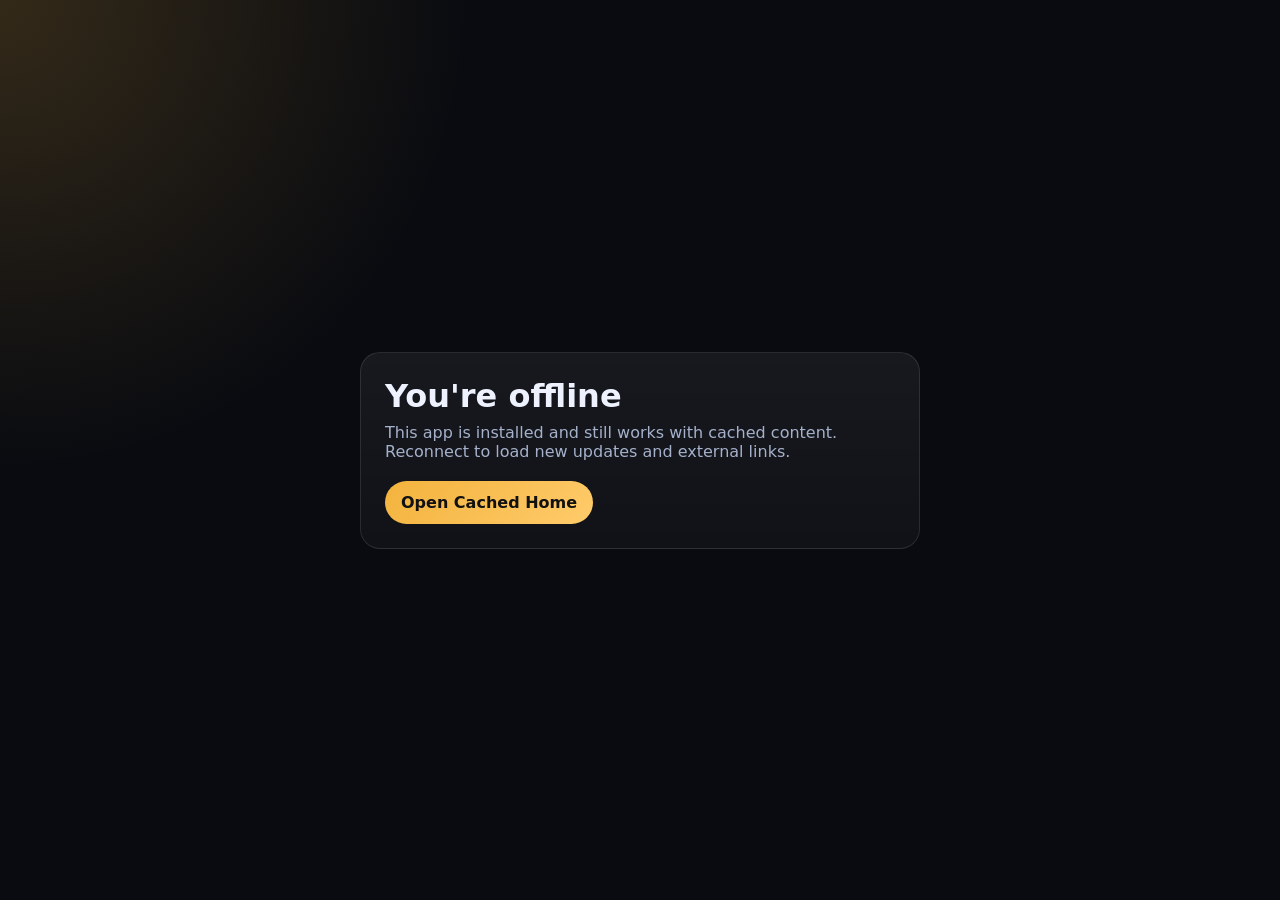
<file: offline.html>
<!DOCTYPE html>
<html lang="en">
<head>
  <meta charset="UTF-8" />
  <meta name="viewport" content="width=device-width, initial-scale=1.0" />
  <meta name="theme-color" content="#090b10" />
  <title>Offline | JoviGroove</title>
  <style>
    :root {
      --bg: #090b10;
      --panel: #141b26;
      --text: #eef2ff;
      --muted: #a5b1cb;
      --gold: #f3b33d;
    }
    * { box-sizing: border-box; }
    body {
      margin: 0;
      min-height: 100vh;
      font-family: Inter, system-ui, -apple-system, BlinkMacSystemFont, "Segoe UI", sans-serif;
      background: radial-gradient(circle at top left, rgba(243,179,61,0.18), transparent 30%), var(--bg);
      color: var(--text);
      display: grid;
      place-items: center;
      padding: 24px;
    }
    .card {
      max-width: 560px;
      width: 100%;
      background: linear-gradient(180deg, rgba(255,255,255,0.06), rgba(255,255,255,0.03));
      border: 1px solid rgba(255,255,255,0.1);
      border-radius: 20px;
      padding: 24px;
    }
    h1 { margin: 0 0 8px; font-size: 2rem; }
    p { margin: 0 0 14px; color: var(--muted); }
    a {
      display: inline-block;
      margin-top: 6px;
      padding: 12px 16px;
      border-radius: 999px;
      text-decoration: none;
      background: linear-gradient(135deg, var(--gold), #ffcb6b);
      color: #111;
      font-weight: 800;
    }
  </style>
</head>
<body>
  <main class="card">
    <h1>You're offline</h1>
    <p>This app is installed and still works with cached content. Reconnect to load new updates and external links.</p>
    <a href="index.html">Open Cached Home</a>
  </main>
</body>
</html>
</file>
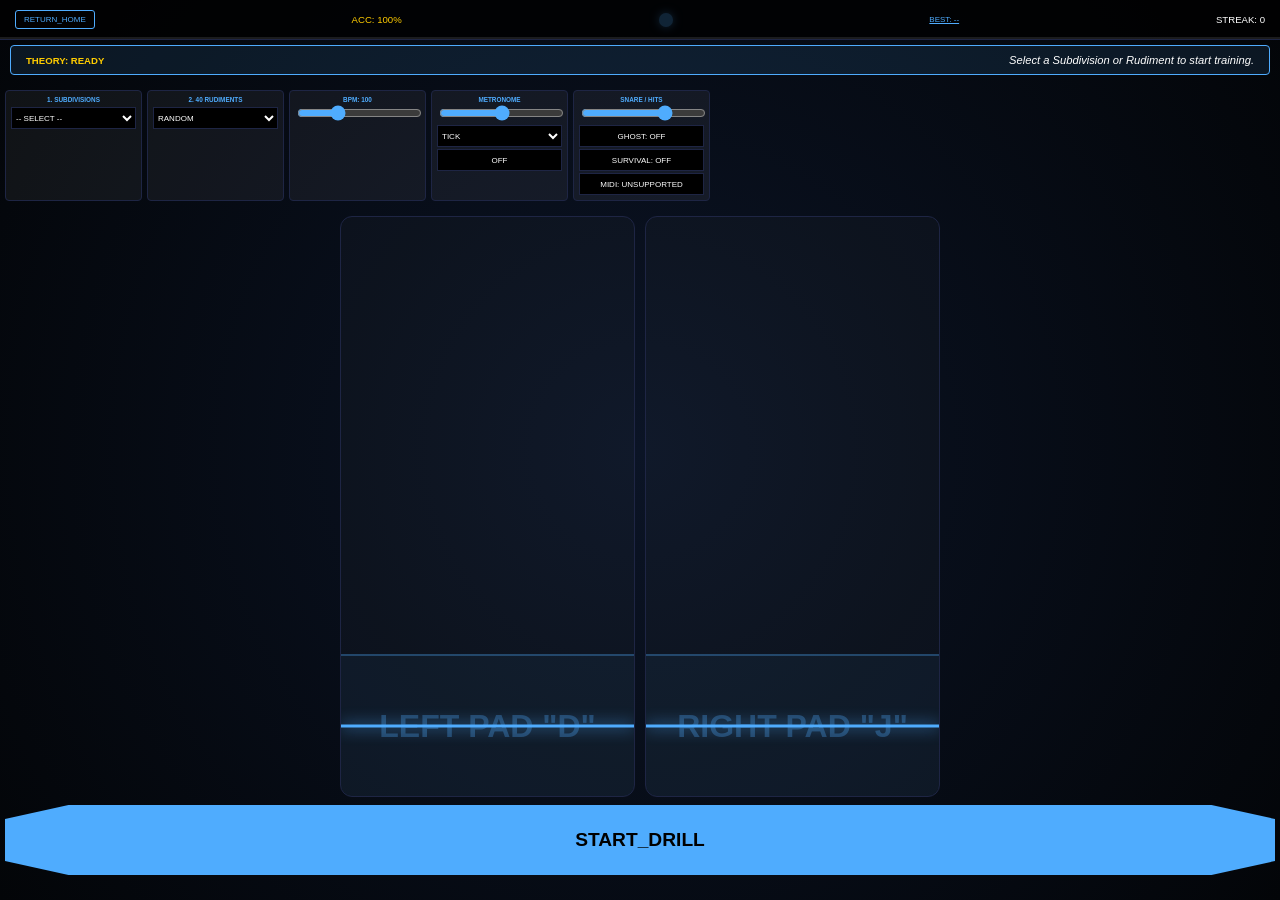
<file: rhythm_practice.html>
<!DOCTYPE html>
<html lang="en">
<head>
    <meta charset="UTF-8">
    <meta name="viewport" content="width=device-width, initial-scale=1.0, maximum-scale=1.0, user-scalable=no, viewport-fit=cover">
    <title>PRACTICE_DRILLS // Neural_Ninja_v15</title>
    <style>
        :root { 
            --bg: #030508; --blue: #4facfe; --gold: #ffcc00; 
            --green: #00ff88; --border: #1e2544; --red: #ff4b2b;
        }
        body { 
            margin: 0; background: var(--bg); color: #fff; font-family: 'Orbitron', 'Arial Black', 'Segoe UI', sans-serif; 
            display: flex; flex-direction: column; height: 100vh; overflow: hidden;
            background-image: radial-gradient(circle at center, #0b1426 0%, #030508 100%);
            touch-action: none; -webkit-user-select: none; user-select: none;
        }

        .hud-top {
            display: flex; justify-content: space-between; align-items: center; padding: 10px 15px;
            font-size: 0.6rem; border-bottom: 1px solid var(--border); background: rgba(0,0,0,0.8);
            z-index: 100; position: relative;
        }

        .btn-hub {
            padding: 4px 8px; border: 1px solid var(--blue); color: var(--blue);
            background: transparent; font-family: inherit; font-size: 0.5rem;
            cursor: pointer; text-decoration: none; border-radius: 3px;
        }
        .btn-hub:hover { background: rgba(79, 172, 254, 0.2); }

        #progress-container {
            position: absolute; bottom: 0; left: 0; width: 100%; height: 2px; background: rgba(255,255,255,0.1);
        }
        #progress-fill {
            width: 0%; height: 100%; background: var(--green); box-shadow: 0 0 10px var(--green);
            transition: width 0.3s ease;
        }
        
        .metronome-light { 
            width: 14px; height: 14px; border-radius: 50%; 
            background: var(--blue); box-shadow: 0 0 10px var(--blue);
            opacity: 0.2; transition: opacity 0.05s, transform 0.05s;
        }
        .metronome-light.pulse { opacity: 1; transform: scale(1.2); }

        /* NEW THEORY PANEL */
        .theory-panel {
            background: rgba(79, 172, 254, 0.1);
            border: 1px solid var(--blue);
            padding: 8px 15px;
            margin: 5px 10px;
            border-radius: 4px;
            display: flex;
            justify-content: space-between;
            align-items: center;
        }
        .theory-label { color: var(--gold); font-size: 0.6rem; font-weight: 900; }
        .theory-text { color: #fff; font-size: 0.7rem; font-style: italic; }

        .main-stage { flex-grow: 1; display: flex; flex-direction: column; align-items: center; position: relative; padding: 5px; }

        .controls-row { 
            display: flex; gap: 5px; width: 100%; overflow-x: auto; padding: 5px 0;
            scrollbar-width: none; z-index: 50;
        }
        .controls-row::-webkit-scrollbar { display: none; }
        
        .config-box { 
            flex: 0 0 125px; background: rgba(255,255,255,0.05); padding: 5px; 
            border: 1px solid var(--border); border-radius: 4px; text-align: center;
        }
        .config-box label { font-size: 0.4rem; color: var(--blue); font-weight: 900; display: block; margin-bottom: 2px; }
        
        select, button.ui-btn { 
            background: #000; color: #fff; border: 1px solid var(--border); 
            font-size: 0.5rem; width: 100%; height: 22px; font-family: inherit; margin-top: 2px;
        }
        input[type=range] { width: 100%; height: 12px; accent-color: var(--blue); }
        
        button.ui-btn.active { color: var(--green); border-color: var(--green); box-shadow: 0 0 5px var(--green); }
        button.ui-btn.challenge-active { color: var(--red); border-color: var(--red); box-shadow: 0 0 5px var(--red); }
        button.ui-btn.learning { background: var(--red); animation: blink 0.5s infinite; }

        @keyframes blink { 50% { opacity: 0.5; } }

        .lane-container { 
            display: flex; gap: 10px; flex-grow: 1; width: 100%; max-width: 600px;
            position: relative; margin: 10px 0;
        }
        
        .lane { 
            flex: 1; height: 100%; background: rgba(255,255,255,0.02); 
            border: 1px solid var(--border); position: relative; overflow: hidden;
            border-radius: 12px;
        }

        .hit-zone {
            position: absolute; bottom: 0; width: 100%; height: 140px; 
            background: rgba(79, 172, 254, 0.05); border-top: 2px solid rgba(79, 172, 254, 0.3);
            display: flex; align-items: center; justify-content: center; 
            font-size: 2rem; font-weight: 900; color: rgba(79, 172, 254, 0.3);
            pointer-events: auto; z-index: 10;
        }
        
        .hit-zone::after {
            content: ''; position: absolute; top: 50%; left: 0; width: 100%; height: 3px;
            background: var(--blue); box-shadow: 0 0 15px var(--blue); transform: translateY(-50%);
        }

        .hit-zone.active { background: var(--blue); color: #000; }

        .note {
            position: absolute; width: 90%; left: 5%; height: 20px; 
            border-radius: 4px; z-index: 5;
        }
        .note-L { background: var(--blue); box-shadow: 0 0 15px var(--blue); }
        .note-R { background: var(--gold); box-shadow: 0 0 15px var(--gold); }
        .note-ghost { opacity: 0.35; box-shadow: none !important; border: 1px dashed #fff; }

        .feedback {
            position: absolute; top: 30%; width: 100%; text-align: center;
            font-size: 0.8rem; font-weight: 900; z-index: 20; pointer-events: none;
            animation: feedUp 0.4s ease-out forwards;
        }
        @keyframes feedUp { 0% { opacity: 1; transform: scale(1.5); } 100% { opacity: 0; transform: translateY(-50px); } }

        .btn-start {
            width: 100%; height: 70px; background: var(--blue); border: none; 
            font-family: inherit; font-weight: 900; font-size: 1.2rem; color: #000;
            clip-path: polygon(0 20%, 5% 0, 95% 0, 100% 20%, 100% 80%, 95% 100%, 5% 100%, 0 80%);
            margin-bottom: 20px; cursor: pointer;
        }
        .btn-start.running { background: var(--red); color: #fff; }

        #speed-alert {
            position: absolute; top: 25%; color: var(--gold); font-weight: 900; font-size: 2rem;
            text-shadow: 0 0 20px var(--gold); display: none; z-index: 200; pointer-events: none;
        }
    </style>
</head>
<body>

    <div class="hud-top">
        <a href="index.html" class="btn-hub">RETURN_HOME</a>
        <div id="acc-display" style="color:var(--gold)">ACC: 100%</div>
        <div id="metronome-ui" class="metronome-light"></div>
        <div id="record-display" onclick="clearRecord()" style="font-size:0.5rem; color:var(--blue); cursor:pointer; text-decoration:underline;">BEST: --</div>
        <div id="streak-display">STREAK: 0</div>
        <div id="progress-container"><div id="progress-fill"></div></div>
    </div>

    <div class="theory-panel">
        <div class="theory-label" id="theory-title">THEORY: READY</div>
        <div class="theory-text" id="theory-desc">Select a Subdivision or Rudiment to start training.</div>
    </div>

    <div class="main-stage">
        <div id="speed-alert">SPEED UP!</div>
        <div class="controls-row">
            <div class="config-box"><label>1. SUBDIVISIONS</label>
                <select id="theoryType" onchange="setPracticeMode('theory')">
                    <option value="none">-- SELECT --</option>
                    <option value="quarter">Quarters (1n)</option>
                    <option value="eighth">Eighths (2n)</option>
                    <option value="triplet">Triplets (3n)</option>
                    <option value="sixteenth">Sixteenths (4n)</option>
                </select>
            </div>

            <div class="config-box"><label>2. 40 RUDIMENTS</label>
                <select id="patternType" onchange="setPracticeMode('rudiment')">
                    <option value="random">RANDOM</option>
                    <optgroup label="Essential Rolls">
                        <option value="single_stroke_roll">Single Stroke Roll</option>
                        <option value="double_stroke_roll">Double Stroke Roll</option>
                        <option value="multiple_bounce_roll">Multiple Bounce Roll</option>
                        <option value="triple_stroke_roll">Triple Stroke Roll</option>
                    </optgroup>
                    <optgroup label="Diddle Rudiments">
                        <option value="single_paradiddle">Single Paradiddle</option>
                        <option value="double_paradiddle">Double Paradiddle</option>
                        <option value="triple_paradiddle">Triple Paradiddle</option>
                        <option value="paradiddle_diddle">Paradiddle-Diddle</option>
                    </optgroup>
                    <optgroup label="Short Rolls">
                        <option value="five_stroke_roll">5 Stroke Roll</option>
                        <option value="six_stroke_roll">6 Stroke Roll</option>
                        <option value="seven_stroke_roll">7 Stroke Roll</option>
                        <option value="nine_stroke_roll">9 Stroke Roll</option>
                        <option value="ten_stroke_roll">10 Stroke Roll</option>
                        <option value="eleven_stroke_roll">11 Stroke Roll</option>
                        <option value="thirteen_stroke_roll">13 Stroke Roll</option>
                        <option value="fifteen_stroke_roll">15 Stroke Roll</option>
                        <option value="seventeen_stroke_roll">17 Stroke Roll</option>
                    </optgroup>
                    <optgroup label="Flam Rudiments">
                        <option value="flam">Flam</option>
                        <option value="flam_accent">Flam Accent</option>
                        <option value="flam_tap">Flam Tap</option>
                        <option value="flamicue">Flamacue</option>
                        <option value="flam_paradiddle">Flam Paradiddle</option>
                        <option value="flam_drag">Flam Drag</option>
                    </optgroup>
                    <optgroup label="Drag Rudiments">
                        <option value="drag">Drag</option>
                        <option value="single_drag_tap">Single Drag Tap</option>
                        <option value="double_drag_tap">Double Drag Tap</option>
                        <option value="lesson_25">Lesson 25</option>
                        <option value="single_dragadiddle">Single Dragadiddle</option>
                        <option value="drag_paradiddle_1">Drag Paradiddle #1</option>
                        <option value="drag_paradiddle_2">Drag Paradiddle #2</option>
                        <option value="single_ratamacue">Single Ratamacue</option>
                        <option value="double_ratamacue">Double Ratamacue</option>
                        <option value="triple_ratamacue">Triple Ratamacue</option>
                    </optgroup>
                </select>
            </div>
            <div class="config-box"><label>BPM: <span id="bpmVal">100</span></label>
                <input type="range" id="bpmSlider" min="40" max="240" value="100" oninput="updateBPM()">
            </div>
            <div class="config-box"><label>METRONOME</label>
                <input type="range" id="metroVol" min="0" max="100" value="50">
                <select id="metroType">
                    <option value="tick">TICK</option>
                    <option value="wood">WOOD</option>
                    <option value="bell">BELL</option>
                </select>
                <button onclick="toggleMetronomeAudio()" id="metro-btn" class="ui-btn">OFF</button>
            </div>
            <div class="config-box"><label>SNARE / HITS</label>
                <input type="range" id="snareVol" min="0" max="100" value="70">
                <button onclick="toggleGhost()" id="ghost-btn" class="ui-btn">GHOST: OFF</button>
                <button onclick="toggleChallenge()" id="challenge-btn" class="ui-btn">SURVIVAL: OFF</button>
                <button onclick="startMidiLearn()" id="midi-btn" class="ui-btn">MIDI LEARN: OFF</button>
            </div>
        </div>

        <div class="lane-container" id="lane-wrapper"></div>

        <button class="btn-start" id="start-btn" onclick="toggleGame()">START_DRILL</button>
    </div>

    <script>
        let isPlaying = false, metroAudio = false, challengeMode = false, ghostMode = false, audioCtx, gameLoop;
        let notes = [], masterInterval, patternStep = 0, lastTime = 0;
        let hits = 0, totalHits = 0, streak = 0, missCount = 0;
        let activePracticeMode = 'rudiment';

        // MIDI STATE
        let midiLearnState = 0; 
        let midiPadL = null, midiPadR = null;

        const THEORY_DATA = {
            quarter: { title: "QUARTER NOTES", desc: "Count: 1, 2, 3, 4. One hit per beat.", pat: ['R','L','R','L'], factor: 1 },
            eighth: { title: "EIGHTH NOTES", desc: "Count: 1 & 2 & 3 & 4 &. Two hits per beat.", pat: ['R','L','R','L','R','L','R','L'], factor: 2 },
            triplet: { title: "TRIPLETS", desc: "Count: 1-trip-let. Three hits per beat.", pat: ['R','L','R','L','R','L'], factor: 3 },
            sixteenth: { title: "SIXTEENTHS", desc: "Count: 1-e-&-a. Four hits per beat.", pat: ['R','L','R','L','R','L','R','L'], factor: 4 }
        };

        const RUDIMENTS = {
            single_stroke_roll: ['R','L'],
            double_stroke_roll: ['R','R','L','L'],
            triple_stroke_roll: ['R','R','R','L','L','L'],
            multiple_bounce_roll: ['R','L','R','L'],
            single_paradiddle: ['R','L','R','R','L','R','L','L'],
            double_paradiddle: ['R','L','R','L','R','R','L','R','L','R','L','L'],
            triple_paradiddle: ['R','L','R','L','R','L','R','R','L','R','L','R','L','R','L','L'],
            paradiddle_diddle: ['R','L','R','R','L','L'],
            five_stroke_roll: ['R','R','L','L','R','_'],
            six_stroke_roll: ['R','L','L','R','R','L'],
            seven_stroke_roll: ['R','R','L','L','R','R','L'],
            nine_stroke_roll: ['R','R','L','L','R','R','L','L','R'],
            ten_stroke_roll: ['R','R','L','L','R','R','L','L','R','L'],
            eleven_stroke_roll: ['R','R','L','L','R','R','L','L','R','R','L'],
            thirteen_stroke_roll: ['R','R','L','L','R','R','L','L','R','R','L','L','R'],
            fifteen_stroke_roll: ['R','R','L','L','R','R','L','L','R','R','L','L','R','R','L'],
            seventeen_stroke_roll: ['R','R','L','L','R','R','L','L','R','R','L','L','R','R','L','L','R'],
            flam: ['L','R'],
            flam_accent: ['L','R','L','R','R','L','R','L'],
            flam_tap: ['R','R','L','L'],
            flamicue: ['L','R','L','R','L','R'],
            flam_paradiddle: ['L','R','L','R','R','R','L','R','L','L'],
            flam_drag: ['L','R','L','L','R','L','R','R'],
            drag: ['L','L','R'],
            single_drag_tap: ['L','L','R','L','R','R','L','R'],
            double_drag_tap: ['L','L','R','L','L','R','L','R','R','L','R','R','L','R'],
            lesson_25: ['L','L','R','L','R'],
            single_dragadiddle: ['R','R','L','R','L','L','R','L'],
            drag_paradiddle_1: ['R','L','L','R','R','L','R','R','L','L'],
            drag_paradiddle_2: ['R','L','R','L','L','R','R','L','R','L','R','R','L','L'],
            single_ratamacue: ['L','L','R','L','R','L'],
            double_ratamacue: ['L','L','R','L','L','R','L','R','L'],
            triple_ratamacue: ['L','L','R','L','L','R','L','L','R','L','R','L']
        };

        function setPracticeMode(mode) {
            activePracticeMode = mode;
            patternStep = 0;
            if (mode === 'theory') {
                const data = THEORY_DATA[document.getElementById('theoryType').value];
                if (!data) return;
                document.getElementById('theory-title').innerText = "THEORY: " + data.title;
                document.getElementById('theory-desc').innerText = data.desc;
                document.getElementById('patternType').value = 'random'; 
            } else {
                document.getElementById('theoryType').value = 'none';
                document.getElementById('theory-title').innerText = "RUDIMENT TRAINING";
                document.getElementById('theory-desc').innerText = "Focus on sticking accuracy and grip pressure.";
            }
            if(isPlaying) { toggleGame(); toggleGame(); }
        }

        function loadRecord() {
            const best = localStorage.getItem('ninja_drill_record');
            document.getElementById('record-display').innerText = best ? `BEST: ${best} BPM` : "BEST: --";
        }
        
        function clearRecord() {
            if(confirm("Wipe high score record?")) {
                localStorage.removeItem('ninja_drill_record');
                loadRecord();
            }
        }
        loadRecord();

        function initLanes() {
            const wrapper = document.getElementById('lane-wrapper');
            wrapper.innerHTML = '';
            ['LEFT PAD "D"', 'RIGHT PAD "J"'].forEach((key, i) => {
                const lane = document.createElement('div'); lane.className = 'lane';
                const zone = document.createElement('div'); zone.className = 'hit-zone';
                zone.id = `zone-${i}`; zone.innerText = key;
                zone.addEventListener('touchstart', (e) => { e.preventDefault(); triggerHit(i); });
                lane.appendChild(zone);
                wrapper.appendChild(lane);
            });
        }
        initLanes();

        if (navigator.requestMIDIAccess) {
            navigator.requestMIDIAccess().then(onMIDISuccess, onMIDIFailure);
        }

        function onMIDISuccess(midiAccess) {
            const inputs = midiAccess.inputs.values();
            for (let input of inputs) { input.onmidimessage = getMIDIMessage; }
        }

        function onMIDIFailure() { document.getElementById('midi-btn').innerText = "MIDI: UNSUPPORTED"; }

        function startMidiLearn() {
            midiLearnState = 1;
            const btn = document.getElementById('midi-btn');
            btn.classList.add('learning');
            btn.innerText = "HIT LEFT PAD...";
        }

        function getMIDIMessage(message) {
            const [command, note, velocity] = message.data;
            if (command === 144 && velocity > 0) {
                if (midiLearnState === 1) { midiPadL = note; midiLearnState = 2; document.getElementById('midi-btn').innerText = "HIT RIGHT PAD..."; }
                else if (midiLearnState === 2) { midiPadR = note; midiLearnState = 0; const btn = document.getElementById('midi-btn'); btn.classList.remove('learning'); btn.classList.add('active'); btn.innerText = "MIDI: ACTIVE"; }
                else { if (note === midiPadL) triggerHit(0); if (note === midiPadR) triggerHit(1); }
            }
        }

        function toggleMetronomeAudio() {
            if (!audioCtx) audioCtx = new (window.AudioContext || window.webkitAudioContext)();
            metroAudio = !metroAudio;
            document.getElementById('metro-btn').classList.toggle('active', metroAudio);
            document.getElementById('metro-btn').innerText = metroAudio ? "ON" : "OFF";
        }

        function toggleChallenge() {
            challengeMode = !challengeMode;
            document.getElementById('challenge-btn').classList.toggle('challenge-active', challengeMode);
            document.getElementById('challenge-btn').innerText = challengeMode ? "SURVIVAL: ON" : "SURVIVAL: OFF";
        }

        function toggleGhost() {
            ghostMode = !ghostMode;
            document.getElementById('ghost-btn').classList.toggle('active', ghostMode);
            document.getElementById('ghost-btn').innerText = ghostMode ? "GHOST: ON" : "GHOST: OFF";
        }

        function updateBPM() {
            document.getElementById('bpmVal').innerText = document.getElementById('bpmSlider').value;
            if (isPlaying) { clearInterval(masterInterval); startMasterClock(); }
        }

        function playTick(isMain) {
            if (!metroAudio || !audioCtx) return;
            const vol = document.getElementById('metroVol').value / 100;
            const type = document.getElementById('metroType').value;
            const osc = audioCtx.createOscillator();
            const g = audioCtx.createGain();
            let freq = isMain ? 880 : 440, decay = 0.05;
            if (type === 'wood') { freq = isMain ? 500 : 350; decay = 0.08; }
            if (type === 'bell') { freq = isMain ? 1200 : 800; decay = 0.15; }
            osc.frequency.setValueAtTime(freq, audioCtx.currentTime);
            g.gain.setValueAtTime(vol * 0.15, audioCtx.currentTime);
            g.gain.exponentialRampToValueAtTime(0.001, audioCtx.currentTime + decay);
            osc.connect(g); g.connect(audioCtx.destination);
            osc.start(); osc.stop(audioCtx.currentTime + decay);
        }

        function playSnare(isPerfect, isGhost) {
            if (!audioCtx) return;
            const baseVol = document.getElementById('snareVol').value / 100;
            const vol = isGhost ? baseVol * 0.3 : baseVol;
            const noiseBuffer = audioCtx.createBuffer(1, audioCtx.sampleRate * 0.1, audioCtx.sampleRate);
            const output = noiseBuffer.getChannelData(0);
            for (let i = 0; i < noiseBuffer.length; i++) output[i] = Math.random() * 2 - 1;
            const noise = audioCtx.createBufferSource();
            noise.buffer = noiseBuffer;
            const filter = audioCtx.createBiquadFilter();
            filter.type = 'lowpass'; filter.frequency.value = isPerfect ? 2000 : 1200;
            const env = audioCtx.createGain();
            env.gain.setValueAtTime(vol * 0.4, audioCtx.currentTime);
            env.gain.exponentialRampToValueAtTime(0.01, audioCtx.currentTime + 0.1);
            noise.connect(filter); filter.connect(env); env.connect(audioCtx.destination);
            noise.start(); noise.stop(audioCtx.currentTime + 0.1);
        }

        function startMasterClock() {
            const bpm = document.getElementById('bpmSlider').value;
            let intervalTime = 60000 / bpm;
            
            if (activePracticeMode === 'theory') {
                const data = THEORY_DATA[document.getElementById('theoryType').value];
                if (data) intervalTime = intervalTime / data.factor;
            }

            masterInterval = setInterval(() => {
                spawnNoteSync();
                const isDownbeat = (patternStep % (activePracticeMode === 'theory' ? THEORY_DATA[document.getElementById('theoryType').value].factor : 4) === 1);
                const light = document.getElementById('metronome-ui');
                light.classList.add('pulse');
                playTick(isDownbeat);
                setTimeout(() => light.classList.remove('pulse'), 100);
            }, intervalTime);
        }

        function spawnNoteSync() {
            let pat;
            if (activePracticeMode === 'theory') {
                pat = THEORY_DATA[document.getElementById('theoryType').value].pat;
            } else {
                const type = document.getElementById('patternType').value;
                pat = type === 'random' ? ['R','L'] : RUDIMENTS[type];
            }

            const hand = pat[patternStep % pat.length];
            if (hand === '_') { patternStep++; return; } 
            const laneIdx = hand === 'L' ? 0 : 1;
            patternStep++;

            const isGhost = ghostMode && Math.random() > 0.7;
            const noteEl = document.createElement('div'); 
            noteEl.className = `note note-${hand} ${isGhost ? 'note-ghost' : ''}`;
            noteEl.style.top = '-20px';
            document.querySelectorAll('.lane')[laneIdx].appendChild(noteEl);
            notes.push({ el: noteEl, key: laneIdx, top: -20, isGhost: isGhost });
        }

        function triggerHit(key) {
            if (!isPlaying) return;
            const zone = document.getElementById(`zone-${key}`);
            zone.classList.add('active');
            setTimeout(() => zone.classList.remove('active'), 80);
            
            const laneHeight = document.getElementById('lane-wrapper').offsetHeight;
            const targetCenter = laneHeight - 70; 
            const hitIdx = notes.findIndex(n => n.key === key && Math.abs((n.top + 10) - targetCenter) < 80);
            
            totalHits++;
            if (hitIdx !== -1) {
                hits++; streak++; missCount = 0;
                const isPerfect = Math.abs((notes[hitIdx].top + 10) - targetCenter) < 25;
                playSnare(isPerfect, notes[hitIdx].isGhost);
                showFeedback(key, isPerfect ? "PERFECT" : "GOOD", isPerfect ? "var(--green)" : "var(--gold)");
                notes[hitIdx].el.remove();
                notes.splice(hitIdx, 1);
                if (streak > 0 && streak % 15 === 0) autoSpeedUp();
            } else { handleMiss(key); }
            updateHUD();
        }

        function autoSpeedUp() {
            const slider = document.getElementById('bpmSlider');
            const newBpm = Math.min(240, parseInt(slider.value) + 5);
            slider.value = newBpm;
            updateBPM();
            checkNewRecord(newBpm);
            const alertBox = document.getElementById('speed-alert');
            alertBox.style.display = 'block'; setTimeout(() => alertBox.style.display = 'none', 800);
        }

        function updateProgressBar() {
            const fill = document.getElementById('progress-fill');
            fill.style.width = (streak % 15) * 6.6 + '%';
        }

        function checkNewRecord(bpm) {
            const current = parseInt(localStorage.getItem('ninja_drill_record')) || 0;
            if (bpm > current) { localStorage.setItem('ninja_drill_record', bpm); loadRecord(); }
        }

        function handleMiss(key) {
            streak = 0; missCount++;
            showFeedback(key, "MISS", "var(--red)");
            if (challengeMode && missCount >= 3) { alert("CHALLENGE FAILED!"); toggleGame(); }
        }

        function updateHUD() {
            const acc = totalHits > 0 ? Math.floor((hits/totalHits)*100) : 100;
            document.getElementById('acc-display').innerText = `ACC: ${acc}%`;
            document.getElementById('streak-display').innerText = `STREAK: ${streak}`;
            updateProgressBar();
        }

        function showFeedback(key, text, color) {
            const zone = document.getElementById(`zone-${key}`);
            const fb = document.createElement('div');
            fb.className = 'feedback'; fb.style.color = color; fb.innerText = text;
            zone.appendChild(fb); setTimeout(() => fb.remove(), 400);
        }

        function updateNotes(dt) {
            const wrapper = document.getElementById('lane-wrapper');
            const laneHeight = wrapper.offsetHeight;
            const bpm = document.getElementById('bpmSlider').value;
            const speed = (laneHeight / (120000 / bpm)) * dt;
            for (let i = notes.length - 1; i >= 0; i--) {
                notes[i].top += speed;
                notes[i].el.style.top = notes[i].top + 'px';
                if (notes[i].top > laneHeight) { totalHits++; handleMiss(notes[i].key); notes[i].el.remove(); notes.splice(i, 1); updateHUD(); }
            }
        }

        function gameTick(t) {
            if(!isPlaying) return;
            const dt = t - (lastTime || t); lastTime = t;
            updateNotes(dt);
            gameLoop = requestAnimationFrame(gameTick);
        }

        function toggleGame() {
            isPlaying = !isPlaying; lastTime = 0;
            const btn = document.getElementById('start-btn');
            btn.innerText = isPlaying ? "STOP_DRILL" : "START_DRILL";
            btn.classList.toggle('running', isPlaying);
            if (isPlaying) {
                if (audioCtx) audioCtx.resume();
                notes.forEach(n => n.el.remove()); notes = [];
                hits = 0; totalHits = 0; streak = 0; patternStep = 0;
                updateHUD(); startMasterClock(); gameTick(performance.now());
            } else { clearInterval(masterInterval); cancelAnimationFrame(gameLoop); }
        }

        function resetPattern() { patternStep = 0; }
        document.addEventListener('keydown', e => {
            if (e.code === 'Space') { e.preventDefault(); toggleGame(); }
            if (e.key.toLowerCase() === 'd') triggerHit(0);
            if (e.key.toLowerCase() === 'j') triggerHit(1);
        });

        if ('serviceWorker' in navigator) {
            window.addEventListener('load', () => {
                navigator.serviceWorker.register('service-worker.js');
            });
        }
    </script>
</body>
</html>
</file>
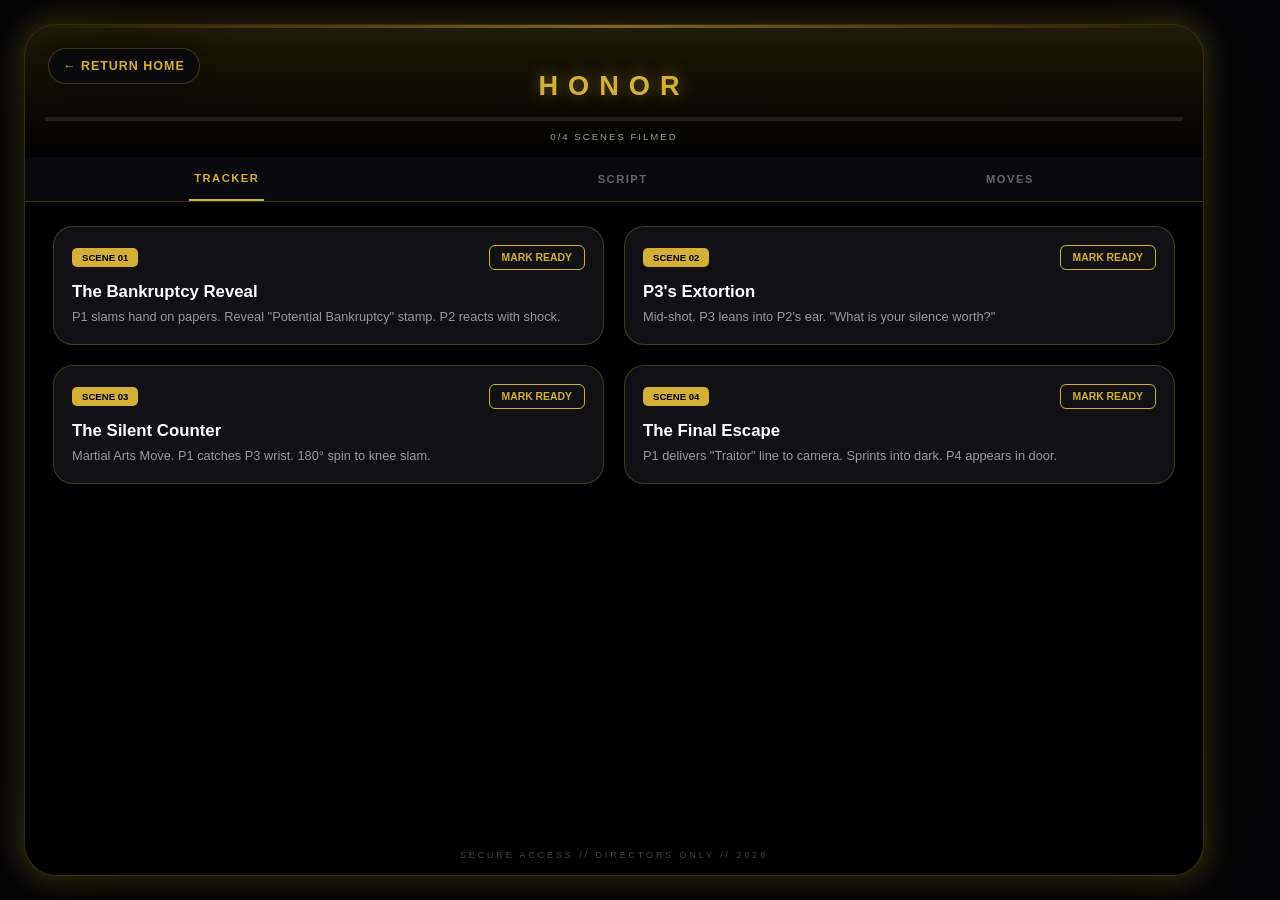
<file: series.html>
<!DOCTYPE html>
<html lang="en">
<head>
    <meta charset="UTF-8">
    <meta name="viewport" content="width=device-width, initial-scale=1.0">
    <title>THE LAST HONOR | PRODUCTION HUB</title>
    <style>
        :root {
            --gold: #d4af37;
            --gold-glow: rgba(212, 175, 55, 0.5);
            --bg: #050507;
            --card-bg: rgba(20, 20, 25, 0.85);
            --border: rgba(212, 175, 55, 0.25);
            --danger: #ff3e3e;
            --success: #00ff88;
            --text-main: #f0f0f0;
            --text-dim: #999;
        }

        * { box-sizing: border-box; -webkit-tap-highlight-color: transparent; }
        
        body {
            background: var(--bg);
            color: var(--text-main);
            font-family: 'Inter', -apple-system, sans-serif;
            margin: 0;
            display: flex;
            justify-content: center;
            align-items: center;
            min-height: 100vh;
            padding: 24px;
            overflow: hidden;
        }

        .page-shell {
            width: min(1280px, 100%);
            position: relative;
        }

        .return-btn {
            position: absolute;
            top: 24px;
            left: 24px;
            z-index: 20;
            display: inline-flex;
            align-items: center;
            gap: 8px;
            padding: 10px 14px;
            border-radius: 999px;
            border: 1px solid var(--border);
            background: rgba(10, 10, 15, 0.92);
            color: var(--gold);
            font-size: 0.78rem;
            font-weight: 800;
            letter-spacing: 0.08em;
            text-transform: uppercase;
            text-decoration: none;
            box-shadow: 0 0 30px rgba(0,0,0,0.5);
        }

        .return-btn:hover {
            background: rgba(20, 20, 25, 0.96);
        }

        /* Desktop-first layout */
        .container {
            width: min(1180px, 100%);
            min-height: min(860px, calc(100vh - 48px));
            background: #000;
            border: 1px solid var(--border);
            border-radius: 32px;
            position: relative;
            overflow: hidden;
            display: flex;
            flex-direction: column;
            box-shadow: 0 0 100px rgba(0,0,0,1), 0 0 30px var(--gold-glow);
        }

        /* Scanning Animation Overlay */
        .container::before {
            content: "";
            position: absolute;
            top: 0; left: 0; width: 100%; height: 3px;
            background: linear-gradient(90deg, transparent, var(--gold), transparent);
            z-index: 10;
            animation: scan 6s linear infinite;
            pointer-events: none;
            opacity: 0.5;
        }

        @keyframes scan { 0% { top: 0; } 100% { top: 100%; } }

        header {
            padding: 45px 20px 15px;
            text-align: center;
            background: linear-gradient(to bottom, rgba(212, 175, 55, 0.15), transparent);
        }

        .logo {
            font-size: 1.7rem;
            font-weight: 900;
            letter-spacing: 10px;
            color: var(--gold);
            text-shadow: 0 0 15px var(--gold-glow);
            margin: 0;
        }

        .progress-bar-bg {
            width: 100%;
            height: 4px;
            background: rgba(255,255,255,0.1);
            margin-top: 15px;
            border-radius: 2px;
            overflow: hidden;
        }

        #progress-fill {
            width: 0%;
            height: 100%;
            background: var(--gold);
            box-shadow: 0 0 15px var(--gold);
            transition: 0.6s cubic-bezier(0.2, 0, 0.2, 1);
        }

        /* Navigation */
        .tabs {
            display: flex;
            justify-content: space-around;
            background: rgba(10, 10, 15, 0.9);
            border-bottom: 1px solid var(--border);
            z-index: 5;
        }

        .tab-btn {
            background: none;
            border: none;
            color: #666;
            font-size: 0.7rem;
            font-weight: 800;
            letter-spacing: 1.5px;
            cursor: pointer;
            padding: 15px 5px;
            transition: 0.3s;
        }

        .tab-btn.active {
            color: var(--gold);
            border-bottom: 2px solid var(--gold);
        }

        .scroll-area {
            flex: 1;
            overflow-y: auto;
            padding: 24px 28px 72px;
        }

        .content-tab { display: none; }
        .content-tab.active { display: block; }
        .content-tab.active.track-grid {
            display: grid;
            grid-template-columns: repeat(2, minmax(0, 1fr));
            gap: 20px;
        }

        /* Cinematic Cards */
        .card {
            background: var(--card-bg);
            backdrop-filter: blur(20px);
            border: 1px solid var(--border);
            border-radius: 20px;
            padding: 18px;
        }

        .card.done {
            border-color: var(--success);
            background: rgba(0, 255, 136, 0.03);
        }

        .card-top {
            display: flex;
            justify-content: space-between;
            align-items: center;
            margin-bottom: 12px;
        }

        .tag {
            font-size: 0.6rem;
            background: var(--gold);
            color: #000;
            padding: 4px 10px;
            border-radius: 5px;
            font-weight: 900;
            text-transform: uppercase;
        }

        .action-btn {
            background: none;
            border: 1px solid var(--gold);
            color: var(--gold);
            font-size: 0.65rem;
            border-radius: 6px;
            padding: 6px 12px;
            cursor: pointer;
            font-weight: bold;
            transition: 0.3s;
        }

        .done .action-btn {
            background: var(--success);
            border-color: var(--success);
            color: #000;
        }

        .h-title { font-size: 1.05rem; font-weight: bold; margin: 0; color: #fff; }
        .p-desc { font-size: 0.8rem; color: var(--text-dim); line-height: 1.5; margin-top: 5px; }

        /* Script/VO Block */
        .script-box {
            background: rgba(255,255,255,0.03);
            border-left: 3px solid var(--gold);
            padding: 12px;
            border-radius: 0 10px 10px 0;
            font-size: 0.85rem;
            color: #fff;
            font-style: italic;
            margin-top: 10px;
        }

        /* Move List */
        .move-step {
            display: flex;
            gap: 15px;
            margin-bottom: 12px;
            padding: 12px;
            background: rgba(255,255,255,0.02);
            border-radius: 12px;
            align-items: center;
        }
        .num { color: var(--gold); font-weight: 900; font-size: 1rem; }

        ::-webkit-scrollbar { width: 0; }

        @media (max-width: 900px) {
            body {
                padding: 0;
                overflow: auto;
            }

            .page-shell {
                width: 100%;
            }

            .return-btn {
                top: 12px;
                left: 12px;
                font-size: 0.72rem;
                padding: 8px 12px;
            }

            .container {
                width: 100%;
                min-height: 100vh;
                border-radius: 0;
                border-left: none;
                border-right: none;
            }

            .scroll-area {
                padding: 18px 16px 64px;
            }

            .content-tab.active.track-grid {
                grid-template-columns: 1fr;
                gap: 16px;
            }
        }

        @media (max-width: 480px) {
            header {
                padding-top: 60px;
            }

            .logo {
                font-size: 1.35rem;
                letter-spacing: 6px;
            }
        }
    </style>
</head>
<body>

    <div class="page-shell">
        <a href="index.html" class="return-btn">← Return Home</a>
        <div class="container">
        <header>
            <h1 class="logo">HONOR</h1>
            <div class="progress-bar-bg"><div id="progress-fill"></div></div>
            <div id="stats" style="font-size: 0.6rem; color: var(--text-dim); margin-top: 10px; letter-spacing: 2px;">0/4 SCENES FILMED</div>
        </header>

        <nav class="tabs">
            <button class="tab-btn active" onclick="showTab('track', this)">TRACKER</button>
            <button class="tab-btn" onclick="showTab('script', this)">SCRIPT</button>
            <button class="tab-btn" onclick="showTab('moves', this)">MOVES</button>
        </nav>

        <div class="scroll-area">
            
            <div id="track" class="content-tab active track-grid">
                <div class="card" id="c1">
                    <div class="card-top">
                        <span class="tag">Scene 01</span>
                        <button class="action-btn" onclick="toggleScene('c1')">MARK READY</button>
                    </div>
                    <div class="h-title">The Bankruptcy Reveal</div>
                    <div class="p-desc">P1 slams hand on papers. Reveal "Potential Bankruptcy" stamp. P2 reacts with shock.</div>
                </div>

                <div class="card" id="c2">
                    <div class="card-top">
                        <span class="tag">Scene 02</span>
                        <button class="action-btn" onclick="toggleScene('c2')">MARK READY</button>
                    </div>
                    <div class="h-title">P3's Extortion</div>
                    <div class="p-desc">Mid-shot. P3 leans into P2's ear. "What is your silence worth?"</div>
                </div>

                <div class="card" id="c3">
                    <div class="card-top">
                        <span class="tag">Scene 03</span>
                        <button class="action-btn" onclick="toggleScene('c3')">MARK READY</button>
                    </div>
                    <div class="h-title">The Silent Counter</div>
                    <div class="p-desc">Martial Arts Move. P1 catches P3 wrist. 180° spin to knee slam.</div>
                </div>

                <div class="card" id="c4">
                    <div class="card-top">
                        <span class="tag">Scene 04</span>
                        <button class="action-btn" onclick="toggleScene('c4')">MARK READY</button>
                    </div>
                    <div class="h-title">The Final Escape</div>
                    <div class="p-desc">P1 delivers "Traitor" line to camera. Sprints into dark. P4 appears in door.</div>
                </div>
            </div>

            <div id="script" class="content-tab">
                <div class="card">
                    <span class="tag" style="background:var(--danger)">P3 Dialogue</span>
                    <div class="script-box">"Is it nerves... or the <strong>potential bankruptcy</strong>? I heard it all, P2. What is your silence worth?"</div>
                </div>
                
                <div class="card">
                    <span class="tag">P1 Voiceover (VO)</span>
                    <div class="script-box">"They see a refined heir. They forgot that to protect a crown, you must first know how to break a hand."</div>
                </div>

                <div class="card">
                    <span class="tag" style="background:#fff; color:#000">Closing Hook</span>
                    <div class="script-box">"By sunrise, they'll call me a traitor. By sunset... they'll realize I'm the only one who can save us."</div>
                </div>
            </div>

            <div id="moves" class="content-tab">
                <div class="card">
                    <div class="h-title" style="color:var(--gold); margin-bottom:15px">REVERSE WRIST-LOCK</div>
                    <div class="move-step"><span class="num">01</span><div class="p-desc">P3 grabs P1 shoulder. P1 stays still.</div></div>
                    <div class="move-step"><span class="num">02</span><div class="p-desc">P1 pins P3's hand down with their palm.</div></div>
                    <div class="move-step"><span class="num">03</span><div class="p-desc">P1 steps forward, spinning 180° away.</div></div>
                    <div class="move-step"><span class="num">04</span><div class="p-desc">P3 drops to one knee to avoid the twist.</div></div>
                </div>
                
                <div class="card">
                    <div class="h-title">Music & Visuals</div>
                    <div class="p-desc">• <strong>Intro:</strong> Dark Bass Ambient<br>• <strong>Fight:</strong> Industrial Glitch Beats<br>• <strong>Outro:</strong> High-Pitch Synth Pad</div>
                </div>
            </div>

        </div>

        <footer style="text-align:center; padding:15px; font-size:0.55rem; color:#444; letter-spacing:3px;">
            SECURE ACCESS // DIRECTORS ONLY // 2026
        </footer>
        </div>
    </div>

    <script>
        function showTab(tabId, button) {
            document.querySelectorAll('.content-tab').forEach(c => c.classList.remove('active'));
            document.querySelectorAll('.tab-btn').forEach(b => b.classList.remove('active'));
            const panel = document.getElementById(tabId);
            panel.classList.add('active');
            button.classList.add('active');
        }

        let completed = 0;
        const total = 4;

        function toggleScene(id) {
            const card = document.getElementById(id);
            const btn = card.querySelector('.action-btn');
            
            card.classList.toggle('done');
            
            if (card.classList.contains('done')) {
                btn.innerText = "FILMED";
                completed++;
            } else {
                btn.innerText = "MARK READY";
                completed--;
            }
            
            const progress = (completed / total) * 100;
            document.getElementById('progress-fill').style.width = progress + "%";
            document.getElementById('stats').innerText = `${completed}/${total} SCENES FILMED`;
        }

        if ('serviceWorker' in navigator) {
            window.addEventListener('load', () => {
                navigator.serviceWorker.register('service-worker.js');
            });
        }
    </script>
</body>
</html>
</file>
<file: agenda-2027/app.css>
:root{--forest:#071d16;--forest2:#0b3024;--gold:#dfa92e;--cream:#f7f2e7;--paper:#fffefb;--muted:#64716a;--line:#dfe4dd;--shadow:0 10px 35px #071d1618}*{box-sizing:border-box}html{scroll-behavior:smooth}body{margin:0;background:var(--cream);color:#183329;font:15px/1.5 system-ui,-apple-system,Segoe UI,sans-serif}button,input,textarea,select{font:inherit}button{cursor:pointer}button:focus-visible,input:focus-visible,textarea:focus-visible,select:focus-visible{outline:3px solid var(--gold);outline-offset:2px}header{background:linear-gradient(125deg,#071d16,#124b39);color:#fff;padding:22px max(18px,calc((100vw - 1120px)/2)) 20px}header .brand{font:700 15px Georgia,serif;letter-spacing:2px;color:#f1cf73}header h1{font:400 clamp(30px,5vw,47px) Georgia,serif;margin:9px 0 2px;color:#fff}header p{margin:0;color:#dbe6dc}header .tiny{font-size:12px;color:#d9c9a1;margin-top:12px}.shell{max-width:1120px;margin:auto;padding:18px 16px 60px}.toolbar{display:flex;gap:8px;flex-wrap:wrap;margin-bottom:16px}.toolbar button,.btn{background:var(--forest2);border:1px solid var(--forest2);color:white;border-radius:10px;padding:10px 13px;font-weight:600}.toolbar .light,.btn.light{background:white;color:var(--forest2);border-color:#bed0c3}.toolbar button.active{background:var(--gold);color:#091c13;border-color:var(--gold)}.pane{display:none}.pane.active{display:block}.layout{display:grid;grid-template-columns:minmax(0,1.3fr) minmax(300px,1fr);gap:16px}.card{background:var(--paper);border:1px solid #e8e5dc;border-radius:17px;padding:18px;box-shadow:var(--shadow);margin-bottom:16px}.card h2{font:400 26px Georgia,serif;margin:0 0 12px;color:var(--forest)}.card h3{font-size:13px;letter-spacing:.1em;text-transform:uppercase;margin:17px 0 7px;color:#7a5b21}.controls{display:flex;gap:10px;align-items:center;flex-wrap:wrap;margin-bottom:12px}.controls input[type=date]{max-width:210px}.controls input,.controls select{padding:10px;border:1px solid var(--line);border-radius:9px;background:white;color:#143329}.control-label{font-weight:700;font-size:13px}label.field{display:block;font-size:13px;font-weight:700;color:#365446;margin:13px 0 4px}input[type=text],input[type=number],input[type=date],textarea{width:100%;padding:10px;border:1px solid #d5ddd4;border-radius:9px;background:#fff;color:#19352b}textarea{min-height:95px;resize:vertical}.short{min-height:62px}.verse{border-left:3px solid var(--gold);background:#f7f2e7;padding:14px;border-radius:0 10px 10px 0;margin:12px 0}.verse p{font:italic 17px Georgia,serif;margin:0 0 6px}.verse small{color:#745a2b}.hint{color:var(--muted);font-size:12px}.section-label{font-size:12px;font-weight:700;color:#ad7f20;letter-spacing:.08em;text-transform:uppercase}.calendar{display:grid;grid-template-columns:repeat(7,minmax(0,1fr));gap:4px}.cal-day,.cal-head{border:1px solid var(--line);border-radius:7px;text-align:center;padding:7px 1px;background:white;color:#184131}.cal-day{min-height:49px}.cal-day em{font-style:normal;font-size:9px;color:#a57417;display:block}.cal-day.current{border-color:var(--gold);background:#fff8e8}.cal-day.blank{border:0;background:none}.cal-head{background:var(--forest2);color:#fff;font-size:11px;min-height:auto}.cal-day:disabled{cursor:default}.two{display:grid;grid-template-columns:1fr 1fr;gap:12px}.item{display:grid;grid-template-columns:1fr 1fr auto;gap:8px;align-items:center;margin:8px 0}.item input{min-width:0}.mini-btn{padding:7px 10px;border:1px solid var(--line);border-radius:8px;background:white}.list-output{display:grid;gap:8px}.tag{font-size:12px;color:#70531b;background:#f5ead0;border-radius:5px;padding:3px 6px}.rule{border:0;border-top:1px solid var(--line);margin:16px 0}.footer{font-size:12px;color:#678073;margin-top:20px}.stat{display:flex;gap:8px;align-items:center;flex-wrap:wrap}.pill{background:#e8f0e9;color:#174a33;border-radius:30px;padding:5px 9px;font-size:12px}.no-print{display:block}#print-title{display:none}.family-line,.gift-line{display:grid;grid-template-columns:1fr 135px 1fr auto;gap:8px;margin:7px 0}.gift-line{grid-template-columns:1fr 1fr 95px auto}@media(max-width:760px){.layout,.two{grid-template-columns:1fr}.family-line,.gift-line{grid-template-columns:1fr 1fr}.family-line button,.gift-line button{grid-column:2}.shell{padding:12px}header{padding:23px 18px}.card{padding:15px}.item{grid-template-columns:1fr 1fr auto}}
@page{size:6in 9in;margin:.55in .55in .6in .72in}@media print{body{background:#fff;font:11pt Georgia,serif;color:#111}header,.toolbar,.no-print,#status,.footer,.controls button{display:none!important}.shell{max-width:none;padding:0}.pane{display:none!important}.pane.active{display:block!important}.card{padding:0;margin:0 0 13px;border:0;border-radius:0;box-shadow:none;break-inside:avoid}.card h2{font-size:20pt}.card h3{margin:9px 0 2px}input,textarea{border:0!important;border-bottom:1px solid #bcbcbc!important;border-radius:0!important;padding:5px!important;background:#fff!important}textarea{min-height:70px}.layout{display:block}.verse{background:#fff;border-left:2px solid #999}.pane.active>.card{break-inside:auto}.calendar{gap:3px}.cal-day{min-height:38px}#print-title{display:block;font-size:11pt;color:#666} .print-hidden{display:none!important} .family-line,.gift-line{grid-template-columns:1fr 1fr 1fr}.family-line button,.gift-line button{display:none}}


/* Premium mobile-first productivity experience — retains all existing data keys */
body{font-size:14px;line-height:1.55;background:#f6f4ec}
header{padding:23px max(18px,calc((100vw - 1100px)/2)) 24px;position:relative;overflow:hidden}
header:after{content:"";position:absolute;right:-70px;top:-110px;width:240px;height:240px;border:1px solid #dfa92e35;border-radius:50%;pointer-events:none}
header h1{font-size:clamp(29px,5vw,41px);margin:6px 0 4px;letter-spacing:-.025em}
header .brand{font-size:12px;letter-spacing:2.1px}
header .tiny{font-size:11px;margin-top:9px;color:#c8d5c9}
.shell{padding-top:14px}
.toolbar{display:flex;flex-wrap:nowrap;overflow-x:auto;scrollbar-width:none;gap:5px;margin:0 -16px 16px;padding:0 16px 8px;position:sticky;top:0;z-index:10;background:#f6f4eced;backdrop-filter:blur(15px)}
.toolbar::-webkit-scrollbar{display:none}
.toolbar button{flex:0 0 auto;white-space:nowrap;background:transparent;color:#305447;border:1px solid transparent;border-radius:99px;padding:10px 14px;font-size:13px;font-weight:650}
.toolbar button.active{background:#0b3024;color:#fff;border-color:#0b3024;box-shadow:0 5px 15px #071d1624}
.install-tip{border:1px solid #dae3d8;background:#fffefb;border-radius:12px;padding:10px 13px;margin-bottom:12px;color:#476354}
.install-tip summary{cursor:pointer;font-size:12px;font-weight:650;list-style:none;display:flex;justify-content:space-between}
.install-tip summary::-webkit-details-marker{display:none}
.install-tip p{margin:10px 0 3px;font-size:12px}
#status{font-size:11px;margin:0 0 12px;opacity:.8}
.card{box-shadow:0 5px 20px #10271a0b;border:1px solid #e5e9e0;padding:21px;border-radius:16px}
.card h2{font-size:clamp(23px,4vw,29px);line-height:1.2}
.card h3{color:#806121}
.section-label{font-size:11px}
.intro{color:#5a6e5f;max-width:60ch}
label.field{font-size:12px;margin-top:16px;margin-bottom:6px;color:#294f3b}
input[type=text],input[type=number],input[type=date],textarea{background:#fcfcf8;border:1px solid #dae2d9;min-height:44px}
textarea{min-height:88px}
input:focus,textarea:focus{outline:2px solid #dfa92e66;outline-offset:0;border-color:#ba952e}
.controls{display:flex;flex-wrap:wrap;gap:8px}
.controls input[type=date]{min-width:0;flex:1 1 145px;max-width:none}
.controls .control-label{flex:0 0 100%}
.controls button{flex:0 0 auto}
.daily-strip{display:flex;align-items:center;gap:9px;justify-content:space-between;flex-wrap:wrap;margin:0 0 14px;font-size:11px;color:#597263}
.daily-strip .pill{font-size:10px;letter-spacing:.02em}
.verse{background:#f6f4e9;padding:14px;margin:15px 0;border-radius:8px}
.verse p{font-size:16px;line-height:1.5}
.btn{font-size:12px;padding:10px 12px;border-radius:9px}
@media(max-width:760px){
header{padding:25px 20px 23px}
.shell{padding:12px 14px 70px}
.toolbar{margin:0 -14px 13px;padding:0 14px 10px}
.card{padding:17px}
.controls{display:grid;grid-template-columns:44px minmax(0,1fr) 44px;align-items:center}
.controls #prev{grid-column:1;grid-row:1}.controls #datepick{grid-column:2;grid-row:1;width:100%}.controls #next{grid-column:3;grid-row:1}
.controls label[for=datepick]{display:none}
.controls [data-print]{grid-column:1/-1;justify-self:start}
#weekly .controls{display:flex}#weekly .controls input{width:100%}
}
@media print{.install-tip,.daily-strip{display:none!important}.toolbar{display:none!important}header{display:none!important}body{background:#fff!important}.card{border:0!important;box-shadow:none!important;padding:0!important}input,textarea{background:#fff!important}}

/* KA 2027 | Editorial Edition v3: visual refinements only */
:root{--ka-ink:#152920;--ka-forest:#071d16;--ka-gold:#bf912f;--ka-cream:#f8f7f2;--ka-border:#e5e9e3;--ka-subtle:#6c7970}
body{font-family:Inter,-apple-system,BlinkMacSystemFont,"Segoe UI",sans-serif;background:var(--ka-cream);color:var(--ka-ink);font-size:14px}
header{background:#071d16!important;padding:0!important;isolation:isolate}
header:after{right:-150px;top:-195px;width:430px;height:430px;border:1px solid #ddb85e2c;z-index:-1;box-shadow:0 0 0 46px #ffffff05,0 0 0 92px #ffffff03}
.hero-inner{max-width:1160px;margin:auto;padding:25px 28px 28px}
.hero-top,.hero-bottom{display:flex;align-items:center;justify-content:space-between;gap:12px}
.hero-top{border-bottom:1px solid #ffffff20;padding-bottom:17px}
header .brand{display:flex;align-items:center;gap:11px;color:#f7f2e7;font:600 13px/1.05 Georgia,serif;letter-spacing:.12em}
header .brand small{display:block;color:#d6b76c;font:500 9px/1.8 sans-serif;letter-spacing:.3em}
.brand-mark{display:grid;place-items:center;width:36px;height:36px;border:1px solid #d9b76599;border-radius:11px;font:20px Georgia,serif;color:#dfa92e}
.edition{font-size:10px;letter-spacing:.16em;color:#e7ca83;border:1px solid #cbb26a51;border-radius:99px;padding:8px 10px;white-space:nowrap}
.hero-copy{padding:28px 0 24px}
.hero-eyebrow{font-size:10px;color:#dabb77;letter-spacing:.22em;font-weight:650}
header h1{font-size:clamp(34px,5vw,53px);line-height:1.09;font-family:Georgia,"Times New Roman",serif;font-weight:400;letter-spacing:-.035em;margin:10px 0 12px}
header h1 em{color:#f1cf73;font-weight:400;font-style:italic}
header .hero-copy p{max-width:460px;color:#e0e8df;font-size:13px;line-height:1.7}
.hero-bottom{border-top:1px solid #ffffff1b;padding-top:14px;color:#b7c9bb;font-size:10px;letter-spacing:.09em}
.hero-bottom span:last-child{color:#d8be7d}
.shell{max-width:1110px;padding:20px 22px 72px}
.toolbar{background:#f8f7f2ee;border-bottom:1px solid #e4e7e0;padding-top:9px;padding-bottom:12px;margin:0 -22px 19px;padding-left:22px;padding-right:22px;gap:3px}
.toolbar button{font-size:12px;font-weight:600;letter-spacing:.005em;padding:10px 16px;color:#526b5c}
.toolbar button.active{background:#163d2e;border-color:#163d2e;box-shadow:0 4px 12px #071d1612}
.toolbar button:not(.active):hover{background:#e8ede6}
.install-tip{border:1px solid #e5e7dd;box-shadow:none;background:#fffefa;color:#5b6c61;padding:12px 15px;border-radius:10px;margin-bottom:10px}
.install-tip summary{font-size:12px;font-weight:600}
#status{padding:3px 1px 12px;color:#8a958b}
.card{border:1px solid #e6e9e2;background:#fffefc;border-radius:14px;box-shadow:0 5px 16px #081b1010;padding:25px}
.card h2{font-size:clamp(23px,3vw,30px);margin:3px 0 17px;letter-spacing:-.02em;color:#1c382a}
.section-label{color:#9a7938;letter-spacing:.12em;font-size:10px;font-weight:750}
.card p.intro{font-size:13px;line-height:1.7}
label.field{font-size:12px;color:#385d48;font-weight:650;margin-top:19px}
input[type=text],input[type=number],input[type=date],textarea{font-size:14px;border-radius:8px;border-color:#dfe5de;background:#fdfdfb;box-shadow:inset 0 1px 2px #08201605}
textarea{line-height:1.65}
textarea::placeholder,input::placeholder{color:#9ca9a0}
input:focus,textarea:focus{border-color:#c6a158;box-shadow:0 0 0 3px #dfa92e1a}
.btn{background:#163d2e;border-color:#163d2e;border-radius:8px;padding:11px 15px;font-size:12px}
.btn.light,.toolbar .light{border-color:#d9e2d8;background:#fff;color:#2b503c}
.daily-strip{background:#f1f3ed;padding:10px 13px;border-radius:11px;margin-bottom:15px;border:1px solid #e6e9e2}
.daily-strip .pill{background:transparent;padding:0;font-weight:650;letter-spacing:.06em;font-size:10px;color:#51715c}
.daily-strip #daily-progress{font-size:11px;color:#6e7e71}
.verse{background:#f8f6ed;border-left:2px solid #c5a05a;padding:18px 17px;border-radius:0 8px 8px 0}
.verse p{font:italic 17px/1.65 Georgia,"Times New Roman",serif;color:#314d3b}
.verse small{font-size:11px;color:#8c784f}
.cal-head{background:#244b38;border:0}
.cal-day{border-color:#e5e8e1;border-radius:6px;min-height:54px}
.cal-day.current{background:#f6f0db;border-color:#bb9d5b}
@media(max-width:760px){
.hero-inner{padding:19px 20px 22px}
.hero-top{padding-bottom:13px}
.brand-mark{width:31px;height:31px;border-radius:9px}
header .brand{font-size:11px;letter-spacing:.12em;gap:9px}
header .brand small{font-size:8px}
.edition{font-size:9px;padding:7px 9px}
.hero-copy{padding:23px 0 19px}
.hero-eyebrow{font-size:9px}
header h1{font-size:39px;margin:10px 0}
header .hero-copy p{font-size:12px;max-width:330px}
.hero-bottom{font-size:9px;line-height:1.4}
.shell{padding:9px 14px 72px}
.toolbar{margin:0 -14px 15px;padding:8px 14px 11px}
.toolbar button{padding:9px 14px;font-size:12px}
.card{padding:19px 17px;border-radius:14px}
.card h2{font-size:26px}
.daily-strip{padding:9px 10px;gap:5px}
.daily-strip .pill{font-size:9px}
.daily-strip #daily-progress{font-size:10px}
.controls{margin-bottom:12px}
.controls .btn{font-size:12px}
}
@media print{header,.hero-inner,.toolbar,.daily-strip,.install-tip{display:none!important}.card{box-shadow:none!important;border:0!important}body{background:white!important}}


/* Compact interactive premium PWA — v4 */
body{overflow-x:hidden}
.hero-copy{padding:22px 0 17px}.hero-copy p{margin:4px 0}
.hero-bottom{padding-top:11px}
.toolbar{position:relative;top:auto}
.mobile-quickbar{display:flex;align-items:center;justify-content:space-between;gap:12px;margin:0 0 13px;padding:3px 0}
.mobile-quickbar>div:first-child{display:flex;flex-direction:column;gap:3px}
.mobile-quickbar strong{font-family:Georgia,serif;font-weight:400;font-size:22px;letter-spacing:-.02em}
.quick-eyebrow{font-size:10px;letter-spacing:.14em;font-weight:700;color:#9f813e}
.quick-actions{display:flex;align-items:center;gap:7px}
.quick-primary,.quick-icon{border:1px solid #1b4b37;background:#1b4b37;color:white;border-radius:11px;min-height:42px;padding:0 16px;font-size:13px;font-weight:700}
.quick-icon{width:43px;padding:0;background:#fff;border-color:#d7e1d8;color:#274a37;font-size:23px}
.energy-control{border:1px solid #e6eadf;background:#f8f9f3;border-radius:11px;padding:14px 14px 10px;margin:17px 0 6px}
.energy-title{display:flex;justify-content:space-between;gap:8px;align-items:center;font-size:12px;font-weight:650;color:#3c5b44}
.energy-title output{font-size:11px;color:#846a36;font-weight:600}
.energy-control input[type=range]{width:100%;accent-color:#286044;min-height:30px;margin:7px 0}
.energy-labels{display:flex;justify-content:space-between;color:#839387;font-size:10px}
.section-subtitle{margin:-9px 0 10px;color:#728276;font-size:12px}
.bottom-nav{display:none}
.overlay[hidden],.sheet[hidden]{display:none!important}
.overlay{position:fixed;inset:0;z-index:90;background:#04160faa;backdrop-filter:blur(3px)}
.sheet{position:fixed;z-index:91;bottom:0;left:0;right:0;max-height:89dvh;overflow-y:auto;overscroll-behavior:contain;background:#fffefb;border-radius:23px 23px 0 0;box-shadow:0 -12px 40px #03140e38;padding:12px 22px max(25px,env(safe-area-inset-bottom));max-width:570px;margin:auto}
.sheet-handle{width:34px;height:4px;background:#d4ded5;border-radius:50px;margin:0 auto 17px}
.sheet-head{display:flex;justify-content:space-between;align-items:center;gap:10px;margin-bottom:12px}
.sheet-head h2{font:400 26px/1.2 Georgia,serif;margin:3px 0}
.close-sheet{border:0;background:#f1f4ee;color:#28533d;border-radius:50%;width:36px;height:36px;font-size:17px}
.sheet label.field{margin:12px 0 6px}
.sheet select{width:100%;min-height:44px;border:1px solid #dfe5de;border-radius:9px;background:#fdfdf9;padding:8px}
.sheet textarea{width:100%;min-height:95px}
.sheet-submit{width:100%;padding:12px;border:0;border-radius:10px;background:#163d2e;color:white;font-size:13px;font-weight:700;margin-top:13px}
.coach-stream{display:flex;flex-direction:column;gap:10px;max-height:32dvh;overflow:auto;padding:8px 2px 13px}
.coach-bubble{padding:13px 15px;border-radius:14px;max-width:91%;font-size:13px;line-height:1.6;white-space:pre-wrap}
.coach-bubble.bot{align-self:flex-start;background:#f2f4ed;color:#254032;border-bottom-left-radius:3px}
.coach-bubble.me{align-self:flex-end;background:#17412f;color:white;border-bottom-right-radius:3px}
.coach-prompts{display:flex;gap:6px;overflow-x:auto;padding-bottom:6px}
.coach-prompts button{white-space:nowrap;border:1px solid #dce4da;background:#fff;padding:9px 12px;border-radius:100px;color:#24543c;font-size:11px}
.more-grid{display:grid;grid-template-columns:1fr 1fr;gap:10px}
.more-grid button{text-align:left;border:1px solid #e4e9e1;background:#fbfcf8;border-radius:13px;padding:17px 14px;display:flex;flex-direction:column;gap:5px;color:#224633;font-size:20px}
.more-grid strong{font-size:13px;color:#163d2e}.more-grid small{font-size:11px;color:#6c8173}
body.sheet-open{overflow:hidden}
@media(max-width:760px){
.hero-inner{padding:14px 18px 13px}
.hero-top{padding-bottom:9px}.hero-copy{padding:14px 0 9px}
.hero-eyebrow{font-size:8px}
header h1{font-size:30px;margin:5px 0}
header .hero-copy p{font-size:11px;line-height:1.45;max-width:290px}
.hero-bottom{padding-top:9px;font-size:8px}
.shell{padding:10px 13px calc(104px + env(safe-area-inset-bottom))}
.toolbar{display:none}
.mobile-quickbar strong{font-size:20px}
.card{padding:17px 15px;margin-bottom:12px}
.card h2{font-size:23px}
.card label.field{margin-top:13px}
.verse{margin:10px 0;padding:12px}
.verse p{font-size:15px}
.controls{grid-template-columns:41px minmax(0,1fr) 41px}
.controls [data-print]{display:none}
.daily-strip{margin-bottom:9px}
.bottom-nav{display:grid;grid-template-columns:repeat(5,1fr);position:fixed;bottom:0;left:0;right:0;padding:8px 6px calc(8px + env(safe-area-inset-bottom));background:#fffefcf5;border-top:1px solid #e4e9e3;backdrop-filter:blur(18px);z-index:25;box-shadow:0 -5px 24px #15281b0a}
.bottom-nav button{border:0;background:transparent;color:#76867a;font-size:10px;display:flex;align-items:center;flex-direction:column;gap:3px;min-height:49px;justify-content:center;border-radius:9px}
.bottom-nav button span{font-size:20px;line-height:1}
.bottom-nav button.on{color:#12422c;background:#eaf1e8;font-weight:750}
.sheet{padding:12px 17px max(22px,env(safe-area-inset-bottom));border-radius:21px 21px 0 0}
.reflection-card{border-top:2px solid #d3b874}
}
@media print{.bottom-nav,.mobile-quickbar,.energy-control,.overlay,.sheet{display:none!important}}


/* Activity learning and reminders — standalone locally saved features */
.brand-logo{display:block;width:188px;max-width:48vw;height:48px;object-fit:contain;object-position:left center}
.hero-top .brand{gap:0}
.activity-controls,.reminder-fields{display:grid;grid-template-columns:2fr 1fr;gap:12px;align-items:end}
.reminder-fields{grid-template-columns:1fr 1fr}
.activity-actions{display:flex;flex-wrap:wrap;gap:8px;margin:14px 0}
.smart-list{display:flex;flex-direction:column;gap:8px}
.smart-item{display:flex;align-items:center;gap:8px;justify-content:space-between;padding:11px 12px;border:1px solid #e5e9e1;background:#fbfcf9;border-radius:10px;min-width:0}
.smart-item div{min-width:0;flex:1}
.smart-item b{display:block;font-size:13px;overflow-wrap:anywhere}
.smart-item small{display:block;color:#69806f;font-size:11px;line-height:1.5}
.smart-item button{background:#fff;border:1px solid #dce5db;border-radius:8px;color:#1b4a34;font-size:11px;font-weight:650;padding:9px 10px;white-space:nowrap}
.smart-item button:disabled{opacity:.5}
.smart-item.due{background:#fff7e8;border-color:#dec18a}
#activity-running{font-weight:600;color:#1e5939}
#activity-stop:disabled{opacity:.5;cursor:not-allowed}
@media(max-width:760px){.brand-logo{height:39px;max-width:52vw}.activity-controls,.reminder-fields{grid-template-columns:1fr 110px}.reminder-fields{grid-template-columns:1fr}.smart-item{gap:6px;flex-wrap:wrap}.smart-item button{padding:8px 10px}}
@media print{#activities .activity-actions,#reminders .activity-actions{display:none!important}}


/* Purpose-to-progress connection: compact linked outcome cards */
.connected-panel{border:1px solid #e3e8df;background:#fdfdf9;padding:14px;border-radius:13px;margin:12px 0 18px}
.connect-top{display:flex;align-items:center;justify-content:space-between;gap:10px;flex-wrap:wrap;margin-bottom:10px}
.connect-top>strong{font:600 15px Georgia,serif;color:#184330}
.connect-top small{font-size:11px;color:#7b8b7a}
.connect-input{display:flex;align-items:center;gap:7px;flex-wrap:wrap}
.connect-input>input{flex:2 1 180px;min-width:100px}
.connect-input>select{flex:1 1 135px}
.connect-input>.btn{flex:0 0 auto;white-space:nowrap}
.connected-panel select{min-height:43px;border:1px solid #dfe5de;background:white;border-radius:8px;color:#274b37;padding:8px;max-width:100%}
.connected-list{display:flex;flex-direction:column;gap:7px;margin-top:10px}
.connected-item{display:flex;align-items:center;gap:9px;padding:9px 10px;border:1px solid #e7eae3;border-radius:9px;background:#fff;min-width:0}
.connected-item input[type=checkbox]{width:18px;height:18px;accent-color:#1d6141;flex:0 0 auto}
.connected-item .connected-copy{flex:1;min-width:0}
.connected-item .connected-copy b{font-size:12px;display:block;overflow-wrap:anywhere}
.connected-item .connected-copy small{font-size:10px;color:#738374}
.connected-item .connected-copy.is-done b{text-decoration:line-through;color:#839288}
.connected-item button{background:transparent;border:1px solid #dfe6de;color:#4a6755;border-radius:7px;padding:7px 9px;font-size:11px}
.connected-panel.progress-summary{background:#0e3022;color:#f6f3e9;border:1px solid #27583f;padding:14px 16px;margin:0 0 13px}
.progress-summary .connect-top{margin-bottom:7px}
.progress-summary .connect-top strong{color:#f3e7bb;font:500 16px Georgia,serif}
.progress-summary .connect-top button{color:#f2e9d5;border-color:#507258;background:#1f4831}
.progress-stats{display:grid;grid-template-columns:repeat(4,1fr);gap:8px}
.progress-stats>div{display:flex;flex-direction:column;gap:1px}
.progress-stats strong{font-size:18px;color:#f7f3e7}
.progress-stats small{font-size:10px;color:#bbd0bf}
.progress-summary .hint{font-size:11px;color:#d4ddc9;margin:11px 0 0}
#progress-expanded{margin-top:11px;padding-top:11px;border-top:1px solid #42634b;font-size:12px;line-height:1.8}
#progress-expanded p{margin:4px 0;color:#f4ead0}
#progress-expanded small{color:#bdd0c0}
.connect-daily{margin-bottom:10px}
.connect-daily>select{width:100%;margin-bottom:8px}
@media(max-width:760px){.progress-stats{gap:5px}.progress-stats strong{font-size:16px}.progress-stats small{font-size:9px}.connected-panel{padding:12px}.connect-input>input{flex:1 1 100%}.connect-input>.btn{flex:1 0 auto}.connect-input>select{flex:1 1 100%}.connected-item{padding:8px}.progress-summary{margin-bottom:10px!important}}
@media print{.connected-panel{display:none!important}}


.year-context{display:flex;align-items:center;gap:9px;padding:9px 12px;margin-bottom:12px;border:1px solid #e1e7df;background:#fffefb;border-radius:11px;flex-wrap:wrap}.year-context label{font-weight:700;font-size:12px;color:#45644c}.year-context input,#calendar-year{width:95px;min-height:38px;padding:6px;border:1px solid #d9e4d9;border-radius:7px;background:white;color:#214932}.year-context small{color:#7c8e80;font-size:11px}.year-context button{margin-left:auto}
.review-grid{display:grid;grid-template-columns:repeat(4,1fr);gap:8px;padding:13px;border:1px solid #e1e8de;border-radius:10px;background:white}.review-grid div{display:flex;flex-direction:column}.review-grid b{font-size:20px;color:#224a35}.review-grid small{font-size:10px;color:#758b7a}.weekly-review{background:#f7f9f2}.weekly-review #review-insights{padding:12px 0;font-size:12px;line-height:1.65}.weekly-review #review-insights p{margin:4px 0}#review-pending{margin-bottom:12px}.review-pending-line{font-size:12px;padding:7px 9px;border-left:3px solid #bc9d5c;background:white;margin:5px 0}.weekly-review #carry-week:disabled{opacity:.45}
@media(max-width:760px){.year-context small{display:none}.year-context{gap:6px}.review-grid b{font-size:16px}#monthly .controls{display:flex;flex-wrap:wrap}#monthly .controls label{flex:0 0 auto}#monthly .controls select{flex:1}}
@media print{.year-context,.weekly-review{display:none!important}}

.today-indicator{font-size:11px;color:#697e70;font-weight:600;white-space:nowrap}
.cal-day.is-today{border:2px solid #b88a2c!important;background:#fff4d8!important;font-weight:800;box-shadow:inset 0 0 0 1px #fff}
.cal-day.is-today.current{background:#174531!important;color:#fff!important;border-color:#bf912f!important}
@media(max-width:760px){.today-indicator{flex-basis:100%;order:4;font-size:10px}}
@media print{.today-indicator{display:none!important}}

/* Agenda-first editorial book layout: scheduling is optional, writing comes first */
.agenda-page-head{display:flex;justify-content:space-between;align-items:center;margin:2px 0 8px;color:#938b6f;font-size:10px;letter-spacing:.12em;font-weight:650}
.agenda-datebar{margin:0 0 12px}
.agenda-book{max-width:850px;margin:auto}
.agenda-paper{background:#fffefb;border:1px solid #e5e1d6;box-shadow:0 8px 30px #1f312014,0 1px 2px #15301b09;border-radius:10px;padding:29px 36px 23px}
.agenda-heading{text-align:center;margin:3px 0 20px}
.agenda-heading h2{font:400 clamp(28px,4vw,38px)/1.16 Georgia,serif;letter-spacing:-.025em;margin:7px 0 8px}
.agenda-heading p{font:italic 13px/1.55 Georgia,serif;color:#8b806d;margin:0}
.agenda-paper .verse{background:#f8f5e9;border:0;border-top:1px solid #e2d6b2;border-bottom:1px solid #e2d6b2;border-radius:0;margin:17px 0 26px;padding:17px 15px;text-align:center}
.agenda-paper .verse p{max-width:530px;margin:0 auto 6px;font-size:17px}
.agenda-rule{display:flex;align-items:center;gap:12px;margin:24px 0 11px;color:#655e46;font-size:11px;font-weight:700;letter-spacing:.13em}
.agenda-rule:after{content:"";height:1px;flex:1;background:#e4e2da}
.agenda-rule span{font:italic 18px Georgia,serif;color:#ae904b;letter-spacing:0}
.agenda-paper label.field{margin-top:15px;color:#405b49;font-weight:600}
.agenda-paper input[type=text],.agenda-paper textarea{border-radius:2px;background:transparent;border:0;border-bottom:1px solid #dbded4;box-shadow:none;padding:11px 4px}
.agenda-paper input[type=text]:focus,.agenda-paper textarea:focus{outline:2px solid #dfc17c66;outline-offset:1px}
.agenda-paper textarea{min-height:104px;line-height:1.85;background-image:repeating-linear-gradient(to bottom,transparent 0,transparent 30px,#ebece5 31px,#ebece5 32px);background-attachment:local}
.agenda-paper .agenda-journal{min-height:245px}
.agenda-paper .agenda-two{gap:18px}
.agenda-paper .agenda-two textarea{min-height:105px}
.agenda-footline{border-top:1px solid #e4e3db;margin-top:27px;padding-top:12px;display:flex;justify-content:space-between;color:#aa956e;font-size:9px;letter-spacing:.13em}
.agenda-utilities{display:grid;gap:9px;margin:13px 0 18px}
.agenda-details{background:#fffefb;border:1px solid #e5e8e0;border-radius:11px;overflow:hidden}
.agenda-details summary{cursor:pointer;list-style:none;display:flex;justify-content:space-between;align-items:center;padding:13px 16px;color:#214533}
.agenda-details summary::-webkit-details-marker{display:none}
.agenda-details summary strong{display:block;font-size:13px}.agenda-details summary small{display:block;color:#758879;font-size:11px;margin-top:3px}
.agenda-details summary>span:last-child{font-size:22px;color:#b0914e}
.agenda-details[open] summary>span:last-child{transform:rotate(45deg)}
.agenda-details-inner{padding:4px 17px 18px;border-top:1px solid #edf0e9}
.agenda-details-inner .progress-summary{margin:14px 0}
.agenda-floating-tools{max-width:850px;margin:16px auto}
.agenda-page-head,.agenda-datebar{max-width:850px;margin-left:auto;margin-right:auto}
@media(max-width:760px){
.agenda-page-head{margin:1px 2px 9px;font-size:9px}
.agenda-paper{padding:21px 18px 18px;border-radius:9px}
.agenda-heading h2{font-size:27px}
.agenda-heading p{font-size:12px}
.agenda-paper .verse{margin:13px 0 19px;padding:13px 7px}
.agenda-paper .verse p{font-size:15px}
.agenda-paper .agenda-journal{min-height:230px}
.agenda-paper textarea{min-height:100px}
.agenda-paper .agenda-two{grid-template-columns:1fr}
.agenda-rule{margin-top:20px}
.agenda-floating-tools{margin-top:13px}
}
@media print{.agenda-page-head,.agenda-utilities,.agenda-floating-tools,.year-context{display:none!important}.agenda-paper{padding:0;border:0;box-shadow:none}.agenda-paper .agenda-journal{min-height:180px}.agenda-paper .verse{background:white}}

/* Compact journal popup sections — genuine editable pages, not appointment cards */
.journal-intro{display:flex;justify-content:space-between;gap:8px;color:#927d55;font-size:10px;letter-spacing:.085em;font-weight:700;margin:21px 0 11px}
.journal-intro span:last-child{font-weight:500;color:#7c8b7e}
.journal-tiles{display:grid;grid-template-columns:1fr 1fr;gap:10px}
.journal-tile{display:flex;text-align:left;align-items:flex-start;gap:12px;padding:18px 15px;border:1px solid #e7e7dd;background:#fcfcf9;border-radius:11px;color:#284733;min-width:0;min-height:114px;cursor:pointer;transition:border-color .15s,box-shadow .15s,transform .15s}
.journal-tile:hover{border-color:#c8b276;box-shadow:0 5px 16px #132d1b10;transform:translateY(-1px)}
.journal-tile-featured{background:#f7f7ed;border-color:#e2e1cb}
.tile-icon{font:italic 18px Georgia,serif;color:#aa894b;flex:0 0 24px}
.tile-copy{flex:1;min-width:0;display:flex;flex-direction:column;gap:7px}
.tile-copy strong{font-size:13px;line-height:1.3;font-weight:670}
.tile-copy small{font-size:11px;line-height:1.45;color:#788777;overflow-wrap:anywhere;display:-webkit-box;-webkit-line-clamp:2;-webkit-box-orient:vertical;overflow:hidden}
.tile-arrow{font-size:16px;color:#bba26f;line-height:1}
.journal-saving{font-size:11px;color:#78907a;margin:18px 0 4px;display:flex;align-items:center;gap:6px}
.journal-saving span{color:#3b9866;font-size:9px}
.agenda-dialog{border:1px solid #e4e8dd;border-radius:18px;background:#fffefb;color:#183329;box-shadow:0 18px 55px #071d1630;width:min(95vw,650px);max-width:650px;height:min(78dvh,680px);max-height:85dvh;margin:auto;padding:0;overflow:hidden;overscroll-behavior:contain}
.agenda-dialog::backdrop{background:#071d168a;backdrop-filter:blur(3px)}
.agenda-dialog[open]{display:flex;flex-direction:column}
.journal-dialog-top{display:flex;justify-content:space-between;align-items:center;gap:10px;background:#f9f8f1;padding:23px 23px 17px;border-bottom:1px solid #e9e8df;position:sticky;top:0;z-index:2}
.journal-dialog-top h2{font:400 26px Georgia,serif;margin:5px 0 0;line-height:1.2;color:#1a3e2b}
.journal-close{border:0;background:#e9ede5;border-radius:50%;width:38px;height:38px;font-size:16px;color:#365b45;flex:0 0 auto}
.journal-dialog-body{padding:13px 23px 22px;overflow:auto;flex:1}
.journal-dialog-body label.field{display:block;margin-top:20px;margin-bottom:8px;font-size:12px;font-weight:650;color:#34523e}
.journal-dialog-body textarea,.journal-dialog-body input{background:#fff;border:1px solid #e3e7e0;padding:12px;border-radius:9px;font-size:15px}
.journal-dialog-body textarea{min-height:105px;line-height:1.65}
.journal-dialog-body .agenda-journal{min-height:42dvh;background-image:repeating-linear-gradient(to bottom,transparent 0,transparent 31px,#e9ece4 32px)}
.journal-writing-help{font:italic 14px/1.6 Georgia,serif;color:#6d7a68;margin:12px 0}
.journal-dialog-footer{border-top:1px solid #e5e9e1;background:#fffefb;display:flex;justify-content:space-between;align-items:center;padding:13px 23px max(15px,env(safe-area-inset-bottom));position:sticky;bottom:0}
.journal-dialog-footer span{font-size:11px;color:#718774}
.journal-done{background:#153e2a;color:white;border:0;border-radius:9px;min-width:100px;padding:11px 21px;font-size:13px;font-weight:700}
@media(max-width:760px){.journal-tiles{grid-template-columns:1fr 1fr;gap:8px}.journal-tile{min-height:126px;gap:8px;padding:13px 10px}.tile-icon{font-size:16px;flex-basis:18px}.tile-copy strong{font-size:12px}.tile-copy small{font-size:10px}.tile-arrow{font-size:13px}.journal-intro{font-size:9px}.agenda-paper{padding:20px 15px}.agenda-dialog{width:100%;max-height:94dvh;border-radius:20px 20px 0 0}.journal-dialog-top{padding:20px 17px 14px}.journal-dialog-body{padding:10px 17px 22px}.journal-dialog-footer{padding:11px 17px max(12px,env(safe-area-inset-bottom))}}
@media print{.journal-tiles,.journal-intro,.journal-saving{display:none!important}.agenda-dialog:not([open]){display:block!important}.agenda-dialog{position:static!important;width:100%!important;max-width:none!important;max-height:none!important;overflow:visible!important;margin:0!important;border:none!important;box-shadow:none!important;border-radius:0!important}.journal-dialog-top{position:static!important;padding:12px 0 4px!important;background:white!important}.journal-dialog-top h2{font-size:18px!important}.journal-dialog-body{padding:0!important;overflow:visible!important}.journal-dialog-footer,.journal-close{display:none!important}.journal-dialog-body .agenda-journal{min-height:140px!important}}

/* Polished editorial microinteractions; honor reduced-motion preferences */
.journal-digest{display:flex;align-items:center;justify-content:space-between;gap:10px;border-radius:9px;background:#f7f7f0;border:1px solid #e8eadf;padding:11px 13px;color:#73816f;font-size:11px;margin:0 0 12px}
.journal-digest strong{flex:0 0 auto;color:#42694d;font-size:11px;white-space:nowrap}
.journal-tile{position:relative;transition:transform .22s ease,border-color .22s ease,background .22s ease,box-shadow .22s ease}
.journal-tile:active{transform:scale(.985)}
.journal-tile.is-written:before{content:"";position:absolute;top:9px;right:10px;width:7px;height:7px;border-radius:50%;background:#3c9061;box-shadow:0 0 0 3px #dcefe0}
.agenda-dialog{transform:translateY(0);transition:transform .3s cubic-bezier(.16,1,.3,1),opacity .2s ease;overscroll-behavior:contain}
@starting-style{.agenda-dialog[open]{transform:translateY(38px);opacity:.85}}
.journal-header-actions{display:flex;align-items:center;gap:7px}
.journal-expand{border:1px solid #dce5d7;background:white;border-radius:11px;width:38px;height:38px;color:#315a3e;font-size:20px;display:grid;place-items:center}
.agenda-dialog.focus-writing{width:100vw;max-width:none;height:100dvh;max-height:100dvh;border-radius:0;inset:0;margin:0}
.agenda-dialog.focus-writing .journal-dialog-body{max-width:900px;width:100%;margin:0 auto;flex:1;padding:18px max(21px,5vw) 50px}
.agenda-dialog.focus-writing .journal-dialog-body textarea.agenda-journal{min-height:70dvh}
.agenda-dialog.focus-writing .journal-dialog-footer{justify-content:space-between}
.journal-dialog-body textarea{resize:vertical;transition:border-color .15s}
.journal-dialog-body textarea:focus,.journal-dialog-body input:focus{outline:2px solid #dbb7677a;border-color:#b69d61}
@media(max-width:760px){.journal-digest{flex-direction:column;align-items:flex-start;gap:2px;padding:10px 12px}.journal-digest strong{font-size:10px}.agenda-dialog.focus-writing .journal-dialog-top{padding-top:max(20px,env(safe-area-inset-top))}}
@media(prefers-reduced-motion:reduce){.journal-tile,.agenda-dialog,.journal-dialog-body textarea{animation:none!important;transition:none!important}}
@media print{.journal-digest{display:none!important}}

/* Fallback support for devices that do not expose the native dialog API. */
.agenda-dialog.journal-fallback{position:fixed!important;inset:auto 0 0!important;width:100%!important;max-width:none!important;max-height:94dvh!important;display:flex!important;z-index:9999!important}
body.journal-fallback-active::before{content:"";position:fixed;inset:0;z-index:9998;background:#071d168a}

/* iPhone journal writing polish — viewport-aware, clean keyboard layout */
.agenda-dialog{box-sizing:border-box;overflow:hidden!important;display:none;flex-direction:column;min-height:0}
.agenda-dialog[open]{display:flex!important}
.agenda-dialog .journal-dialog-top{flex:0 0 auto;position:relative!important;top:auto!important;z-index:2;padding:17px 19px 13px}
.agenda-dialog .journal-dialog-top h2{font-size:clamp(23px,4vw,28px);line-height:1.15;margin-top:4px}
.agenda-dialog .journal-dialog-top .section-label{font-size:10px}
.agenda-dialog .journal-dialog-body{flex:1 1 auto;min-height:0;overflow-y:auto!important;overscroll-behavior:contain;-webkit-overflow-scrolling:touch;padding:14px 19px 24px}
.agenda-dialog .journal-dialog-body input,.agenda-dialog .journal-dialog-body textarea{font-size:16px!important;max-width:100%}
.agenda-dialog .journal-dialog-body textarea.agenda-journal{min-height:180px}
.agenda-dialog .journal-dialog-footer{flex:0 0 auto;position:relative!important;bottom:auto!important;z-index:2;padding:10px 19px max(10px,env(safe-area-inset-bottom))}
.agenda-dialog .journal-done{min-height:44px;min-width:90px;padding:10px 19px}
.agenda-dialog.journal-keyboard-open{position:fixed!important;inset:var(--journal-visible-top,0px) 0 auto 0!important;top:var(--journal-visible-top,0px)!important;height:var(--journal-visible-height,55dvh)!important;max-height:var(--journal-visible-height,55dvh)!important;margin:0 auto!important;width:100%!important;max-width:650px!important;border-radius:14px 14px 0 0!important}
.agenda-dialog.journal-keyboard-open .journal-dialog-top{padding:10px 16px 9px!important}
.agenda-dialog.journal-keyboard-open .journal-dialog-top h2{font-size:21px!important;margin-top:1px!important}
.agenda-dialog.journal-keyboard-open .journal-dialog-top .section-label{font-size:9px!important;letter-spacing:.06em}
.agenda-dialog.journal-keyboard-open .journal-dialog-body{padding:8px 16px 18px!important}
.agenda-dialog.journal-keyboard-open .journal-dialog-body label.field{margin:11px 0 5px!important}
.agenda-dialog.journal-keyboard-open .journal-dialog-body .agenda-journal{min-height:120px!important}
.agenda-dialog.journal-keyboard-open .journal-writing-help{display:none}
.agenda-dialog.journal-keyboard-open .journal-dialog-footer{padding:7px 16px 8px!important}
.agenda-dialog.journal-keyboard-open .journal-done{min-height:38px!important;padding:7px 16px!important}
@media(max-width:760px){.agenda-dialog:not(.journal-keyboard-open){max-height:87dvh!important;height:min(78dvh,720px);border-radius:20px 20px 0 0!important}
.agenda-dialog:not(.journal-keyboard-open).focus-writing{height:100dvh!important;max-height:100dvh!important;border-radius:0!important}
.agenda-dialog .journal-dialog-top{padding:15px 17px 12px}
.agenda-dialog .journal-dialog-body{padding:12px 17px 24px}
.agenda-dialog .journal-dialog-footer{padding:9px 17px max(10px,env(safe-area-inset-bottom))}
}
@media print{.agenda-dialog{overflow:visible!important;display:block!important}.agenda-dialog .journal-dialog-body{overflow:visible!important}}

/* Whole-life growth: warm editorial panel, not a dashboard */
.growth-invite{display:flex;gap:15px;justify-content:space-between;align-items:center;border:1px solid #e7e3d6;border-radius:12px;padding:18px;margin-top:18px;background:linear-gradient(135deg,#faf8ee,#f5f8f0)}
.growth-invite-copy h3{font:400 21px/1.2 Georgia,serif;margin:6px 0 5px;color:#183e2a}
.growth-invite-copy p{font-size:12px;line-height:1.55;color:#637769;margin:0 0 5px}.growth-invite-copy small{font-size:11px;color:#8f8056}
.growth-open{border:0;border-radius:10px;background:#17442e;color:white;padding:12px 13px;font-weight:650;font-size:12px;white-space:nowrap}
.growth-open span{margin-left:7px}.growth-dialog{position:fixed;inset:auto 0 0;width:min(100%,670px);max-width:670px;max-height:91dvh;margin:auto auto 0;border:1px solid #e2e5d8;border-radius:21px 21px 0 0;background:#fffefb;color:#163726;padding:0;overflow:hidden;box-shadow:0 -18px 55px #041e123c}
.growth-dialog::backdrop{background:#061b11a6;backdrop-filter:blur(3px)}.growth-dialog[open]{display:flex;flex-direction:column}
.growth-top{display:flex;align-items:start;justify-content:space-between;gap:12px;padding:18px 19px 13px;border-bottom:1px solid #e7e9de;background:#fbfaf4;flex:0 0 auto}
.growth-top h2{font:400 27px/1.12 Georgia,serif;margin:5px 0 4px}.growth-top p{font-size:12px;color:#69786d;margin:0}
.growth-close{background:#ecf0e9;color:#33503c;border:0;border-radius:50%;width:38px;height:38px;flex:0 0 38px}
.growth-content{min-height:0;overflow:auto;flex:1;padding:13px 17px 30px;overscroll-behavior:contain;-webkit-overflow-scrolling:touch}
.growth-category-nav{display:flex;overflow-x:auto;gap:6px;margin:0 -2px 14px;padding:3px 2px 8px;scrollbar-width:none}.growth-category-nav::-webkit-scrollbar{display:none}
.growth-category-nav button{flex:0 0 auto;border:1px solid #e1e7dc;border-radius:99px;background:#f9faf7;padding:9px 12px;font-size:11px;color:#486753;white-space:nowrap;font-weight:650}
.growth-category-nav button[aria-selected="true"]{background:#17442e;color:white;border-color:#17442e}
.growth-category-heading{display:flex;align-items:center;gap:12px}.growth-category-heading>span{width:43px;height:43px;display:grid;place-items:center;background:#f5f0e1;color:#a58744;border-radius:12px;font:italic 22px Georgia,serif}
.growth-category-heading h3{font:400 23px Georgia,serif;margin:0}.growth-category-heading p{font-size:12px;margin:5px 0;color:#6d7c70}
.growth-gentle{border-left:3px solid #c1a465;background:#f9f7ee;color:#596b59;padding:12px;margin:15px 0;font:italic 14px/1.5 Georgia,serif}
.growth-edit label:not(.growth-check){display:block;font-size:12px;font-weight:650;margin:15px 0 6px;color:#385a42}
.growth-edit select,.growth-edit textarea{width:100%;border:1px solid #dce5da;background:white;border-radius:9px;padding:10px;font-size:16px;line-height:1.6}
.growth-edit textarea{min-height:82px;resize:vertical}.growth-check{display:flex;align-items:center;gap:10px;margin:15px 0;padding:12px;border-radius:9px;background:#f3f7f0;color:#315a40;font-size:12px;font-weight:650}
.growth-check input{width:19px;height:19px;accent-color:#256443}
.growth-bottom{flex:0 0 auto;display:flex;justify-content:space-between;align-items:center;gap:10px;padding:10px 17px max(10px,env(safe-area-inset-bottom));border-top:1px solid #e6ebdf;background:#fffefb}
.growth-bottom span{font-size:11px;color:#708a75}.growth-bottom button{background:#16432e;border:0;color:white;border-radius:9px;padding:10px 21px;min-height:44px;font-weight:700}
.growth-week-summary{display:grid;grid-template-columns:repeat(5,minmax(0,1fr));gap:6px;margin:12px 0;color:#29533b}
.growth-week-summary div{padding:9px 6px;border:1px solid #e1e8de;border-radius:9px;background:white;text-align:center}
.growth-week-summary strong{display:block;font-size:16px}.growth-week-summary small{display:block;font-size:10px;line-height:1.3;color:#697d6f}
@media(max-width:760px){.growth-invite{flex-direction:column;align-items:start;padding:15px}.growth-open{width:100%}.growth-dialog{width:100%;max-height:90dvh}.growth-top{padding:15px 16px 12px}.growth-content{padding:12px 15px 25px}.growth-top h2{font-size:23px}.growth-week-summary{gap:4px}.growth-week-summary div{padding:7px 3px}.growth-week-summary small{font-size:9px}}
@media print{.growth-invite,.growth-week-card,.growth-dialog{display:none!important}}

/* Presets library, dance styles and agenda controls */
.preset-grid{display:grid;grid-template-columns:1fr 1fr;gap:10px 13px}
.preset-grid>div{min-width:0}.preset-grid select,.preset-grid input,.preset-date-row input,.preset-export select{width:100%;min-height:44px;padding:9px;border:1px solid #dfe6de;border-radius:9px;background:#fff;color:#2d513e;font-size:14px}
.preset-grid .preset-grow{grid-column:1/-1}
.preset-actions{display:flex;gap:8px;flex-wrap:wrap;margin:13px 0}.preset-date-row{display:flex;flex-wrap:wrap;gap:8px;align-items:center;padding:13px;border:1px solid #e9e8de;background:#f7f8f2;border-radius:10px}
.preset-date-row label{font-size:11px;font-weight:650;color:#526d5a}.preset-date-row input{width:auto;max-width:220px;flex:1 1 110px}
.preset-list{display:flex;flex-direction:column;gap:8px}.preset-list article{display:flex;align-items:center;gap:10px;justify-content:space-between;border:1px solid #e5e9e1;padding:12px;background:#fff;border-radius:11px}
.preset-list article .preset-main{flex:1;min-width:0}.preset-list article strong{display:block;font-size:13px;color:#234532}.preset-list article small{display:block;color:#788c7d;font-size:11px;line-height:1.5}
.preset-list article button{border:1px solid #dce5db;background:#f8faf6;color:#24523b;border-radius:8px;padding:9px;font-size:11px;font-weight:650}
.preset-day-shortcut{max-width:850px;margin:12px auto 2px;border:1px solid #e1e6d9;border-radius:10px;padding:12px 15px;display:flex;justify-content:space-between;align-items:center;gap:10px;background:#f9faf4}
.preset-day-shortcut strong{font-size:13px;display:block;color:#264a36}.preset-day-shortcut small{color:#748575;font-size:11px;display:block}.preset-day-shortcut button{border:0;background:#1b4933;color:white;border-radius:8px;padding:10px 12px;font-size:12px;white-space:nowrap}
.preset-export{display:flex;gap:9px;align-items:center;flex-wrap:wrap}.preset-export label{font-size:12px}.preset-export select{width:auto;flex:1 1 150px}
.daily-pdf-share{display:inline-flex;align-items:center;gap:6px;background:#f7f7ef;color:#365a42;border:1px solid #dfe7da;border-radius:99px;padding:8px 12px;font:650 11px/1.2 system-ui,sans-serif;letter-spacing:0;text-transform:none;white-space:nowrap}.daily-pdf-share span{font-size:15px;color:#a18142}.daily-pdf-share:active{background:#e5eddf}@media print{.daily-pdf-share{display:none!important}}


/* Compact preset scheduling and conflict cues (same-day). */
.preset-scheduling{margin-top:12px;padding:13px;border:1px solid #e3e8de;border-radius:12px;background:#f8f9f4}
.preset-scheduling .preset-date-row{display:grid;grid-template-columns:repeat(2,minmax(0,1fr));gap:12px;background:transparent;border:0;padding:0;align-items:end}
.preset-scheduling .preset-date-row>div{min-width:0}
.preset-scheduling .preset-date-row label{display:block;margin:0 0 6px;color:#42634b;font-size:11px;font-weight:700}
.preset-scheduling .preset-date-row input,.preset-scheduling .preset-date-row select{width:100%;max-width:none;min-height:44px;background:#fff;border:1px solid #d9e3d9;color:#254934;border-radius:9px;padding:8px;font-size:14px}
.preset-scheduling .preset-date-row select:focus,.preset-scheduling .preset-date-row input:focus{outline:2px solid #d9ba75;outline-offset:1px}
.preset-time-summary{font-size:12px;color:#2b513a;font-weight:700;padding:11px 1px 0}
.preset-conflict{margin-top:11px;padding:12px;border:1px solid #d9b77f;border-radius:10px;background:#fff5e4;color:#775322;font-size:12px;line-height:1.6}
.preset-conflict.invalid{background:#fff1f0;border-color:#e3b0a8;color:#8b453b}
.preset-conflict[hidden]{display:none!important}
@media(max-width:760px){.preset-scheduling{padding:11px}.preset-scheduling .preset-date-row{grid-template-columns:repeat(2,minmax(0,1fr));gap:10px}.preset-scheduling .preset-date-row input,.preset-scheduling .preset-date-row select{font-size:16px}}


/* Edit, delete, and copy planning actions: compact journal-style controls */
.planning-copy{max-width:850px;margin:11px auto;border:1px solid #e2e8dd;border-radius:11px;background:#fcfcf8;overflow:hidden}
.planning-copy>summary{display:flex;gap:12px;justify-content:space-between;align-items:center;padding:13px 15px;cursor:pointer;list-style:none;color:#214833}
.planning-copy>summary::-webkit-details-marker{display:none}
.planning-copy>summary strong{font-size:13px;display:block}
.planning-copy>summary small{font-size:11px;color:#788a79;display:block;margin-top:3px}
.planning-copy>summary>span:last-child{font-size:22px;color:#ad8e47}
.planning-copy[open]>summary>span:last-child{transform:rotate(45deg)}
.planning-copy-inner{padding:14px;border-top:1px solid #e6eadf}
.planning-form-grid{display:grid;grid-template-columns:repeat(2,minmax(0,1fr));gap:12px;margin:11px 0}
.planning-form-grid>div{min-width:0}
.planning-copy label,.planning-editor label{display:block;font-size:11px;font-weight:700;color:#526c59;margin-bottom:6px}
.planning-copy input,.planning-copy select,.planning-editor input{width:100%;max-width:100%;min-height:43px;padding:9px;border:1px solid #dce5da;border-radius:9px;background:white;color:#264a35;font-size:16px}
.planning-editor{padding:17px;border:1px solid #d4dfd1;border-radius:12px;background:#f8faf5;margin:15px 0}
.planning-editor[hidden]{display:none!important}
.planning-editor .planning-form-grid{grid-template-columns:repeat(3,minmax(0,1fr))}
#scheduled-activity-list article{flex-wrap:wrap}
#scheduled-activity-list article button{min-width:52px}
@media(max-width:760px){.planning-copy-inner{padding:12px}.planning-editor{padding:12px}.planning-editor .planning-form-grid{grid-template-columns:1fr 1fr}.planning-editor .planning-form-grid>div:first-child{grid-column:1/-1}}
@media print{.planning-copy,.planning-editor{display:none!important}}


/* Growth editor: iPhone bottom-sheet stability. An explicit height prevents
   native dialog shrink-to-content and ensures the form is actually visible. */
dialog.growth-dialog{
  box-sizing:border-box!important;
  position:fixed!important;
  inset:auto 0 0!important;
  margin:0 auto!important;
  width:min(100%,670px)!important;
  max-width:670px!important;
  height:min(85dvh,780px)!important;
  min-height:min(65dvh,560px)!important;
  max-height:85dvh!important;
  padding:0!important;
  overflow:hidden!important;
  flex-direction:column!important;
}
dialog.growth-dialog[open]{display:flex!important}
.growth-dialog .growth-top{flex:0 0 auto;position:relative;padding:14px 17px 11px}
.growth-dialog .growth-top h2{font-size:clamp(21px,4vw,25px);margin:4px 0}
.growth-dialog .growth-top p{font-size:11px;line-height:1.4}
.growth-dialog .growth-content{
  flex:1 1 auto!important;min-height:0!important;
  overflow-y:auto!important;overflow-x:hidden!important;
  overscroll-behavior:contain;-webkit-overflow-scrolling:touch;
  padding:14px 17px 24px!important;
}
.growth-dialog .growth-category-nav{
  position:relative;display:flex;flex-wrap:nowrap;
  padding-bottom:9px;margin-bottom:12px;min-height:48px;
  overflow-x:auto;overflow-y:hidden;-webkit-overflow-scrolling:touch;
}
.growth-dialog .growth-category-nav button{min-height:39px;font-size:12px}
.growth-dialog .growth-edit textarea{font-size:16px;min-height:100px}
.growth-dialog .growth-bottom{
  flex:0 0 auto!important;position:relative!important;
  padding:10px 17px max(12px,env(safe-area-inset-bottom))!important;
}
.growth-dialog .growth-bottom button{min-height:44px}
dialog.growth-dialog.growth-keyboard{
  inset:var(--growth-top,0px) 0 auto!important;
  height:var(--growth-height,55dvh)!important;
  max-height:var(--growth-height,55dvh)!important;
  min-height:0!important;
  border-radius:15px 15px 0 0!important;
}
.growth-dialog.growth-keyboard .growth-top{padding:9px 15px!important}
.growth-dialog.growth-keyboard .growth-top h2{font-size:20px}
.growth-dialog.growth-keyboard .growth-top p{display:none}
.growth-dialog.growth-keyboard .growth-content{padding:9px 15px 17px!important}
.growth-dialog.growth-keyboard .growth-gentle{display:none}
.growth-dialog.growth-keyboard .growth-bottom{padding:7px 15px!important}
@media(max-width:760px){dialog.growth-dialog{height:83dvh!important;min-height:65dvh!important;max-height:83dvh!important;border-radius:20px 20px 0 0!important}}
@media(prefers-reduced-motion:reduce){dialog.growth-dialog{transition:none!important}}


/* Daily journal archive — use one source of truth and existing date editor. */
.journal-history-shortcut{display:flex;align-items:center;justify-content:space-between;gap:12px;margin:0 0 12px;padding:0 2px}
.journal-history-shortcut button{border:0;background:transparent;color:#315a42;padding:7px 0;font-size:12px;font-weight:700}
.journal-history-shortcut button span{color:#aa8c49}
.journal-history-shortcut small{color:#8a9888;font-size:11px}
.journal-history-head{display:flex;align-items:start;justify-content:space-between;gap:15px;margin-bottom:13px}
.journal-history-head h2{font:400 27px/1.2 Georgia,serif;color:#183d2c;margin:6px 0}
.journal-history-total{flex:0 0 auto;background:#edf2e9;color:#375d43;padding:6px 9px;border-radius:99px;font-size:11px;font-weight:700;white-space:nowrap}
.journal-history-tools{display:flex;align-items:end;gap:10px;flex-wrap:wrap;margin:18px 0}
.journal-history-tools>label{display:block;flex:0 0 100%;color:#4d6a52;font-size:12px;font-weight:650}
.journal-history-tools input,.journal-history-tools select{background:white;border:1px solid #d9e3d7;border-radius:10px;padding:11px 12px;color:#254432;min-height:44px;font-size:16px}
.journal-history-tools input{flex:1 1 200px;min-width:0}
.journal-history-filters{flex:0 1 180px;display:flex;align-items:center;gap:7px}
.journal-history-filters label{color:#587362;font-size:11px}
.journal-history-filters select{width:100%;min-width:0}
.journal-history-list{display:grid;gap:9px;margin:12px 0 23px;max-width:100%}
.journal-history-item{display:flex;flex-direction:column;align-items:stretch;gap:8px;text-align:left;width:100%;min-width:0;border:1px solid #e0e8dd;border-radius:11px;background:#fbfcf8;padding:13px 15px;color:#1d3e2d;cursor:pointer}
.journal-history-item:focus-visible{outline:3px solid #d8b769;outline-offset:2px}
.journal-history-item-head{display:flex;align-items:center;justify-content:space-between;gap:9px}
.journal-history-item-head strong{font-size:13px;font-weight:700}
.journal-history-item-head small{font-size:11px;color:#7b8b7a;white-space:nowrap}
.journal-history-excerpt{font-size:13px;line-height:1.55;color:#5b6d60;overflow-wrap:anywhere;white-space:pre-line}
.journal-history-continue{font-size:11px;font-weight:700;color:#9b7c37}
.journal-history-empty{background:#f8f9f4;border:1px solid #e4e9df;border-radius:11px;padding:16px;color:#718071;font-size:13px}
@media(max-width:760px){.journal-history-shortcut small{display:none}.journal-history-head{align-items:center}.journal-history-head h2{font-size:23px}.journal-history-filters{flex:1 1 160px}.journal-history-item{padding:12px}}
@media print{.journal-history-shortcut,.journal-history-tools{display:none!important}}


/* PDF preview: one document, one review dialog, same blob used for sharing. */
.pdf-preview-dialog{position:fixed;inset:0;margin:auto;width:min(96vw,850px);max-width:850px;height:min(94dvh,980px);max-height:94dvh;padding:0;border:1px solid #d9dfd4;border-radius:18px;background:#fffefb;color:#173d2a;box-shadow:0 25px 90px #051a1240;overflow:hidden}
.pdf-preview-dialog::backdrop{background:#061b13ae;backdrop-filter:blur(3px)}
.pdf-preview-dialog[open]{display:flex;flex-direction:column}
.pdf-preview-top{flex:0 0 auto;display:flex;align-items:start;justify-content:space-between;gap:10px;padding:15px 18px 13px;background:#f9f8f2;border-bottom:1px solid #e5e6dc}
.pdf-preview-top h2{font:400 25px/1.2 Georgia,serif;margin:5px 0;color:#173c29}
.pdf-preview-top p{font-size:12px;line-height:1.5;color:#687c6b;margin:5px 0 0}
.pdf-preview-close{border:0;background:#edf1ea;color:#355642;width:39px;height:39px;border-radius:50%;flex:0 0 39px}
.pdf-preview-content{flex:1 1 auto;min-height:0;display:flex;flex-direction:column;gap:5px;background:#e8ece8;padding:8px;overflow:hidden}
.pdf-preview-content iframe{flex:1 1 auto;min-height:0;width:100%;border:0;border-radius:6px;background:#fff}
.pdf-preview-help{flex:0 0 auto;color:#596f61;font-size:11px;text-align:center;line-height:1.35;margin:2px 4px 0}
.pdf-preview-bottom{flex:0 0 auto;display:flex;align-items:center;justify-content:end;gap:8px;padding:11px 16px max(11px,env(safe-area-inset-bottom));background:#fffefb;border-top:1px solid #e5eadf;flex-wrap:wrap}
.pdf-preview-bottom button{border-radius:9px;padding:10px 12px;min-height:42px;font-size:12px;font-weight:700}
.pdf-preview-primary{background:#17432f;border:1px solid #17432f;color:white}
.pdf-preview-secondary{background:#fff;border:1px solid #d8e1d7;color:#2e573d}
.pdf-preview-feedback{flex:0 0 auto;min-height:17px;font-size:10px;color:#738675;padding:0 16px 7px;margin:0}
@media(max-width:760px){.pdf-preview-dialog{inset:0!important;max-height:100dvh!important;height:100dvh!important;width:100%!important;max-width:none!important;border:0;border-radius:0!important}.pdf-preview-top{padding:15px 15px 10px}.pdf-preview-top h2{font-size:22px}.pdf-preview-top p{font-size:11px}.pdf-preview-content{padding:5px;gap:3px}.pdf-preview-help{font-size:10px}.pdf-preview-bottom{gap:6px;padding:10px 11px max(11px,env(safe-area-inset-bottom))}.pdf-preview-bottom button{flex:1 1 auto;font-size:11px;padding:10px 7px;white-space:nowrap}}
@media print{.pdf-preview-dialog{display:none!important}}


/* FAMILY SPACE — editorial private household workspace; no global overrides */
.family-space{--fh-forest:#123e2c;--fh-gold:#b69a58;--fh-line:#e3e8dd;--fh-muted:#728374;color:#1d3e2c}
.family-home{background:#fffefb;border:1px solid var(--fh-line);border-radius:21px;padding:25px;box-shadow:0 12px 36px #071d1610;margin-bottom:26px}
.family-home-header{display:flex;align-items:flex-start;justify-content:space-between;gap:14px;margin-bottom:17px}
.family-home-brand h2{font:400 34px/1.15 Georgia,serif;margin:5px 0 7px;color:#143d2a}
.family-home-brand p{color:#738478;font-size:13px;line-height:1.5;margin:0}
.family-home-status{white-space:nowrap;display:inline-flex;align-items:center;gap:7px;border:1px solid #dce7d9;border-radius:999px;padding:7px 10px;color:#45715a;background:#f5f8f1;font-size:11px;font-weight:650}
.family-home-status span{font-size:13px;color:#548d65}
.family-home-intro{padding:23px 24px;background:linear-gradient(120deg,#082e21,#15543b);border-radius:16px;color:#f8f3e5;display:flex;justify-content:space-between;align-items:center;gap:13px}
.family-home-intro span:not(.family-home-mark){display:block;letter-spacing:.18em;color:#ddc487;font-size:10px;font-weight:700}
.family-home-intro strong{display:block;font:400 clamp(21px,3.2vw,31px)/1.24 Georgia,serif;margin:8px 0}
.family-home-intro small{display:block;color:#dce7df;font-size:12px;line-height:1.55}
.family-home-mark{display:grid;place-items:center;font-size:43px;line-height:1;color:#e3cf93;opacity:.86;padding:12px}
.family-local-warning{background:#f7f5eb;color:#706951;border:1px solid #e8e0c7;border-radius:10px;padding:10px 13px;font-size:11px;line-height:1.65;margin:14px 0 17px}
.family-home-tabs{display:flex;gap:8px;padding:4px 0 13px;margin-bottom:5px;overflow-x:auto;-webkit-overflow-scrolling:touch;scrollbar-width:none}
.family-home-tabs::-webkit-scrollbar{display:none}
.family-home-tabs button{flex:0 0 auto;min-height:41px;padding:9px 15px;border:1px solid #dce6d9;border-radius:999px;background:#f9faf7;color:#476853;font-size:12px;font-weight:700}
.family-home-tabs button[aria-selected="true"]{background:#174530;border-color:#174530;color:#fff}
.family-panel[hidden]{display:none!important}
.family-panel{padding:20px 4px 13px}
.family-panel-title{display:flex;justify-content:space-between;align-items:start;gap:10px;margin-bottom:14px}
.family-panel-title h3{font:400 27px/1.2 Georgia,serif;color:#16402d;text-transform:none;letter-spacing:0;margin:0 0 5px}
.family-panel-title p{font-size:12px;color:#77897a;margin:0}
.family-panel-title>span{font:26px Georgia,serif;color:#b39a5d}
.family-progress-bar{height:6px;background:#e4eae2;border-radius:20px;overflow:hidden;margin:14px 0 20px}
.family-progress-bar>div{height:100%;width:0;background:#27724c;transition:width .15s;border-radius:20px}
.family-add-form{padding:15px 16px;border:1px solid #e3e9e0;border-radius:13px;background:#f8faf5;margin-bottom:17px}
.family-add-form>label,.family-form-grid label{font-size:12px;color:#3f634e;font-weight:650;display:block;margin-bottom:7px}
.family-add-form input,.family-add-form textarea,.family-add-form select{border:1px solid #d9e3d9;background:#fff;border-radius:9px;padding:10px;min-width:0;min-height:44px;font-size:16px;color:#1e422e;width:100%;max-width:100%}
.family-add-form textarea{min-height:95px;resize:vertical;line-height:1.5}
.family-add-fields{display:grid;grid-template-columns:minmax(0,2fr) minmax(92px,1fr) auto;gap:9px}
.family-add-form button[type=submit],.family-primary-action{background:#174530;color:#fff;border:1px solid #174530;border-radius:9px;min-height:44px;padding:10px 16px;font-size:13px;font-weight:700;white-space:nowrap}
.family-form-grid{display:grid;grid-template-columns:repeat(2,minmax(0,1fr));gap:11px;margin:12px 0}
.family-add-form .family-primary-action{margin-top:3px}
.family-cancel-button{margin:9px 0 0 9px;background:#fff;color:#335c43;border:1px solid #cbdacb;border-radius:9px;padding:9px 13px;min-height:43px}
.family-rows{display:flex;flex-direction:column;gap:8px}
.family-item{display:flex;gap:12px;align-items:center;flex-wrap:wrap;padding:12px 14px;background:#fff;border:1px solid var(--fh-line);border-radius:11px;min-width:0}
.family-item>input[type=checkbox]{width:19px;height:19px;accent-color:#216947;flex:0 0 19px}
.family-item-copy{flex:1 1 150px;min-width:0;display:flex;flex-direction:column;gap:3px}
.family-item-copy strong{font-size:13px;line-height:1.4;overflow-wrap:anywhere}
.family-item-copy small{font-size:11px;color:#7a8b7c;line-height:1.4;overflow-wrap:anywhere}
.family-item.is-done .family-item-copy strong{text-decoration:line-through;color:#809284}
.family-item-actions{display:flex;align-items:center;gap:6px;flex:0 0 auto}
.family-row-action{padding:7px 10px;background:#f7faf5;border:1px solid #d9e3d8;color:#365b45;border-radius:7px;font-size:11px;font-weight:650;min-height:35px}
.family-row-action:active{background:#e6eee2}
.family-empty{font-size:12px;color:#829183;padding:11px}
.family-panel-actions{display:flex;align-items:center;justify-content:space-between;flex-wrap:wrap;gap:10px;margin-top:16px}
.family-subtle-button{border:0;background:transparent;font-size:12px;color:#788777;padding:10px 0}
.family-utility-button{display:inline-flex;align-items:center;justify-content:center;text-decoration:none;min-height:41px;border:1px solid #d5dfd3;border-radius:10px;padding:9px 13px;background:#fff;color:#2c543b;font-size:12px;font-weight:700;cursor:pointer}
.family-suggestions{margin-top:18px;border-top:1px solid #e7e9df;padding-top:12px;color:#43644d}
.family-suggestions summary{cursor:pointer;font-size:12px;font-weight:700}
.family-suggestion-chips{display:flex;flex-wrap:wrap;gap:7px;margin-top:11px}
.family-suggestion{background:#f0f5ee;border:1px solid #e0e9dc;border-radius:99px;color:#365f45;padding:8px 11px;font-size:11px}
.family-moment-content{margin:7px 0 0;font-size:13px;color:#486451;white-space:pre-wrap;overflow-wrap:anywhere;line-height:1.65}
.family-data-tools{margin-top:20px;padding:15px 16px;border:1px solid #e5e9df;border-radius:12px;background:#fcfcf7}
.family-data-tools summary{font-size:12px;color:#345642;font-weight:700;cursor:pointer}
.family-data-tools p{font-size:11px;color:#748375;line-height:1.6}
.family-data-tools .family-panel-actions{justify-content:flex-start}
.family-data-tools [role=status]{margin-bottom:0;color:#326647}
@media(max-width:760px){
.family-home{margin:0 -4px 16px;padding:16px 13px;border-radius:15px}
.family-home-header{flex-wrap:wrap;gap:10px}
.family-home-brand h2{font-size:28px}
.family-home-brand p{font-size:12px}
.family-home-intro{padding:18px;border-radius:12px}
.family-home-mark{font-size:30px;padding:5px}
.family-home-tabs{margin:0 -4px}
.family-home-tabs button{padding:10px 13px}
.family-panel{padding:15px 0 10px}
.family-panel-title h3{font-size:23px}
.family-add-form{padding:12px}
.family-add-fields{grid-template-columns:minmax(0,1fr) 95px}
.family-add-fields button{grid-column:1/-1}
.family-form-grid{grid-template-columns:1fr 1fr}
.family-item{padding:11px 10px;gap:9px}
.family-item-actions{width:100%;justify-content:flex-end}
.family-item-copy{flex:1 1 70%}
}
@media print{.family-space .family-home-tabs,.family-space .family-add-form,.family-space .family-panel-actions,.family-space .family-data-tools{display:none!important}}


/* Family chores: compact searchable one-tap catalog */
.family-chore-catalog{background:#fafaf6;border:1px solid #e5e8de;border-radius:13px;padding:14px 15px;margin-bottom:14px}
.family-chore-head{display:flex;align-items:start;justify-content:space-between;gap:9px;margin-bottom:12px}
.family-chore-head strong{display:block;color:#204532;font-size:14px}
.family-chore-head small{display:block;color:#7b8d7d;font-size:11px;margin-top:4px;line-height:1.5}
.family-chore-head>span{color:#aa8d4a;font-size:23px}
.family-chore-controls{display:grid;grid-template-columns:1fr 1fr;gap:7px 10px;align-items:end}
.family-chore-controls label{font-size:10px;font-weight:700;color:#5e7763}
.family-chore-controls select,.family-chore-controls input{background:#fff;color:#23432f;border:1px solid #dbe5da;border-radius:9px;min-height:42px;min-width:0;width:100%;padding:8px 10px;font-size:14px}
.family-chore-controls label:nth-of-type(1){grid-column:1;grid-row:1}
.family-chore-controls select{grid-column:1;grid-row:2}
.family-chore-controls label:nth-of-type(2){grid-column:2;grid-row:1}
.family-chore-controls input{grid-column:2;grid-row:2}
.family-chore-choices{display:flex;flex-wrap:wrap;gap:7px;margin:13px 0 7px;max-height:245px;overflow-y:auto;overscroll-behavior:contain}
.family-chore-chip{border:1px solid #dce5d9;border-radius:999px;padding:8px 11px;background:#fff;color:#355b42;font-size:11px;font-weight:650;line-height:1.3;min-height:35px;text-align:left}
.family-chore-chip:active{background:#e9f1e8}
.family-chore-chip:focus-visible{outline:3px solid #d4af54;outline-offset:2px}
.family-chore-feedback{font-size:11px;line-height:1.5;color:#69816b;margin:8px 0 0;min-height:16px}
@media(max-width:760px){.family-chore-catalog{padding:12px}.family-chore-controls select,.family-chore-controls input{font-size:16px}.family-chore-choices{max-height:225px}.family-chore-chip{padding:8px 10px}}


/* TODAY HOME — put today's actionable plan before the journal without duplicating any saved fields */
.today-home{background:#fffefb;border:1px solid #e2e8de;border-radius:19px;box-shadow:0 12px 34px #09281810;padding:21px 23px 17px;margin:0 0 18px;color:#143d2c}
.today-home-top{display:flex;justify-content:space-between;align-items:start;gap:12px}
.today-home-top h2{font:400 clamp(25px,4vw,33px)/1.15 Georgia,serif;margin:5px 0 5px;color:#123e2b}
.today-home-top p{color:#799080;font-size:12px;margin:0}
.today-return{font-size:11px;background:#f2f6ee;border:1px solid #dce9dc;color:#2c5d41;padding:8px 10px;border-radius:8px;white-space:nowrap}
.today-home-empty{padding:17px 20px;text-align:left;background:#f7f8f1;border:1px solid #e9eddf;border-radius:13px;margin:13px 0 11px}
.today-empty-mark{font:28px Georgia,serif;color:#ae965f;line-height:1}
.today-home-empty h3{color:#194533;font:400 25px/1.2 Georgia,serif;letter-spacing:0;text-transform:none;margin:7px 0}
.today-home-empty p{font-size:13px;line-height:1.55;color:#718276;max-width:540px;margin:7px 0 12px}
.today-primary-action{background:#12412e;border:1px solid #12412e;border-radius:10px;color:#fff;font-weight:700;font-size:13px;min-height:46px;padding:12px 22px}
.today-primary-action span{color:#e6c97d;padding-left:7px}
.today-home-ready{display:grid;grid-template-columns:minmax(0,1fr) minmax(0,0.85fr);gap:10px;margin:16px 0}
.today-home-ready[hidden],.today-next-block[hidden],.today-home-empty[hidden],.today-return[hidden]{display:none!important}
.today-ready-main{background:#143c2b;border-radius:12px;padding:17px 18px;color:#fff;min-height:118px;display:flex;flex-direction:column;align-items:flex-start;justify-content:center}
.today-kicker{display:block;font-size:10px;letter-spacing:.12em;font-weight:700;color:#c9b77f}
.today-ready-main h3{font:400 21px/1.3 Georgia,serif;letter-spacing:0;text-transform:none;color:#fff;margin:7px 0 9px;overflow-wrap:anywhere}
.today-ready-main button{padding:0;color:#dfc88b;background:transparent;border:0;font-size:11px;font-weight:700}
.today-next-block{background:#f4f5eb;border:1px solid #e4e9d8;border-radius:12px;padding:18px;display:flex;flex-direction:column;justify-content:center;gap:7px;min-height:118px}
.today-next-block strong{font-size:13px;line-height:1.5;color:#2b533c;overflow-wrap:anywhere}
.today-next-block small{font-size:11px;color:#778c7c}
.today-overview-grid{display:grid;grid-template-columns:repeat(2,minmax(0,1fr));gap:12px;margin:12px 0}
.today-overview-grid.is-unplanned{margin-top:5px}
.today-overview-column{border:1px solid #e5eadf;border-radius:11px;padding:14px;background:#fff;min-width:0}
.today-overview-heading{display:flex;align-items:center;justify-content:space-between;gap:7px;margin-bottom:10px}
.today-overview-heading strong{font-size:13px;color:#19412e}
.today-overview-heading span{font-size:10px;color:#8d9c8c;white-space:nowrap}
.today-overview-lines{display:flex;flex-direction:column;gap:7px}
.today-line{display:flex;gap:7px;align-items:start;color:#4d6654;font-size:12px;line-height:1.5;overflow-wrap:anywhere;white-space:pre-wrap}
.today-line-dot{color:#ae9154;line-height:1.5}
.today-no-items{font-size:11px;color:#93a195;margin:0}
.today-more-items{font-size:10px;color:#7c927f}
.today-home-actions{display:flex;align-items:center;gap:7px;flex-wrap:wrap;margin-top:15px;padding-top:13px;border-top:1px solid #eef0e8}
.today-home-actions button{min-height:40px;border-radius:9px;padding:10px 13px;font-size:11px;font-weight:700}
.today-add-action{background:#ecf3eb;color:#1a5838;border:1px solid #d7e6d7}
.today-add-action span{font-size:15px;padding-right:3px}
.today-secondary-action{margin-left:auto;background:transparent;color:#42664c;border:1px solid #d8e3d8}
@media(max-width:760px){
 header{padding-top:9px!important;padding-bottom:9px!important}
 header .hero-inner{max-width:1120px}
 header .hero-copy,header .hero-bottom{display:none!important}
 header .brand-logo{width:125px;height:auto;max-height:42px;object-fit:contain}
 header .edition{font-size:9px}
 .shell{padding-top:9px}
 .toolbar{display:none!important}
 .today-home{padding:15px 13px;margin:0 -2px 15px;border-radius:15px}
 .today-home-top h2{font-size:27px}
 .today-home-empty{padding:19px 11px 18px;margin:12px 0 10px}
 .today-home-empty h3{font-size:22px}
 .today-home-empty p{font-size:12px;margin-bottom:12px}
 .today-home-ready{grid-template-columns:1fr;margin:12px 0}
 .today-ready-main{min-height:100px;padding:14px}
 .today-ready-main h3{font-size:20px}
 .today-next-block{min-height:85px;padding:13px}
 .today-overview-grid{gap:8px}
 .today-overview-column{padding:11px 10px}
 .today-overview-heading{flex-wrap:wrap}
 .today-home-actions{gap:7px}
 .today-home-actions button{flex:1 1 auto;padding:10px}
 .today-secondary-action{margin-left:0}
}
@media(max-width:370px){.today-overview-grid{grid-template-columns:1fr}.today-overview-heading{flex-wrap:nowrap}}
@media print{.today-home{display:none!important}}


/* The agenda is an app, not a landing page: short brand bar and direct day controls. */
body>header{padding:0 18px;background:#071d16;min-height:0}
body>header::after{display:none}
body>header .hero-inner{max-width:1120px;margin:auto;padding:9px 0}
body>header .hero-top{border:0;padding:0;min-height:43px;display:flex;align-items:center;justify-content:space-between}
body>header .brand-logo{height:39px;width:172px;max-width:45vw;object-fit:contain;object-position:left center}
body>header .edition{border-color:#bfaa6250;padding:6px 10px;font-size:9px}
body>header .hero-copy,body>header .hero-bottom{display:none}
.shell{padding-top:7px}
.shell>.toolbar{padding-top:5px;padding-bottom:7px;margin-bottom:9px;min-height:45px;align-items:center}
.shell>.toolbar button{padding:8px 12px}
#daily>.agenda-datebar{display:flex;align-items:center;justify-content:flex-start;flex-wrap:nowrap;gap:9px;max-width:850px;width:100%;margin:1px auto 10px;min-height:43px}
#daily>.agenda-datebar .datebar-caption{font-size:10px;letter-spacing:.12em;font-weight:750;color:#9a7938;white-space:nowrap;margin-right:8px}
#daily>.agenda-datebar .control-label{display:none}
#daily>.agenda-datebar #datepick{width:166px;max-width:166px;min-width:0;flex:0 1 166px;grid-column:auto;grid-row:auto;font-size:13px;padding:8px 10px;min-height:39px}
#daily>.agenda-datebar #prev,#daily>.agenda-datebar #next{flex:0 0 39px;width:39px;height:39px;min-height:39px;padding:0;display:grid;place-items:center;grid-column:auto;grid-row:auto}
#daily>.agenda-datebar #daily-pdf-share{margin-left:auto;min-height:37px;display:inline-flex;justify-content:center}
#daily>.today-home{margin-top:0}
@media(max-width:760px){
 body>header{display:block!important;padding:0 13px!important}
 body>header .hero-inner{padding:6px 0!important}
 body>header .hero-top{min-height:36px;padding:0!important}
 body>header .brand-logo{width:127px;max-height:34px;height:32px}
 body>header .edition{font-size:8px;padding:5px 7px}
 .shell{padding-top:4px}
 #daily>.agenda-datebar{gap:6px;margin:0 auto 8px;min-height:40px;display:flex;flex-wrap:nowrap}
 #daily>.agenda-datebar .datebar-caption{display:none}
 #daily>.agenda-datebar #prev,#daily>.agenda-datebar #next{width:36px;height:38px;min-height:38px;flex:0 0 36px;grid-column:auto;grid-row:auto}
 #daily>.agenda-datebar #datepick{flex:1 1 145px;width:auto;max-width:190px;min-width:0;grid-column:auto;grid-row:auto;font-size:13px}
 #daily>.agenda-datebar #daily-pdf-share{margin-left:auto;padding:7px 9px;font-size:10px;white-space:nowrap}
 #daily>.agenda-datebar #daily-pdf-share span{font-size:12px}
}
@media(max-width:350px){
 #daily>.agenda-datebar{gap:4px}
 #daily>.agenda-datebar #daily-pdf-share{font-size:0;padding:8px}
 #daily>.agenda-datebar #daily-pdf-share span{font-size:17px}
}

/* Today workspace is the only default daily view. The journal and deep tools remain
   in the DOM but are collapsed until explicitly opened. */
#daily.pane.active{display:flex;flex-direction:column;min-width:0}
#daily>.agenda-page-head{order:0}
#daily>.agenda-datebar{order:1}
#daily>.today-home{order:2}
#daily>.daily-teaching-card{order:3}
#daily>#today-journal{order:4}
#daily>#today-tools{order:5}
#daily>.mobile-quickbar{order:6;display:none}
#daily>.year-context{order:7;display:none}
#daily>.agenda-dialog{order:8}
.today-workspace-disclosure{width:100%;max-width:850px;margin:0 auto 10px;border:1px solid #e5e9df;background:#fffefb;border-radius:12px;overflow:hidden;color:#274c37}
.today-workspace-disclosure>summary{list-style:none;display:flex;gap:12px;align-items:center;cursor:pointer;min-height:62px;padding:12px 16px}
.today-workspace-disclosure>summary::-webkit-details-marker{display:none}
.today-disclosure-icon{width:35px;height:35px;display:grid;place-items:center;border-radius:10px;background:#f1f4ed;color:#50735a;flex:0 0 35px;font-size:17px}
.today-workspace-disclosure>summary>span:nth-child(2){flex:1;display:flex;flex-direction:column;gap:3px}
.today-workspace-disclosure>summary strong{font-size:13px;color:#224d34;font-weight:700}
.today-workspace-disclosure>summary small{font-size:11px;color:#809082;line-height:1.4}
.today-disclosure-chevron{font-size:21px;color:#829480;transition:transform .18s}
.today-workspace-disclosure[open] .today-disclosure-chevron{transform:rotate(180deg)}
.today-workspace-disclosure[open]>summary{border-bottom:1px solid #ebeee5}
/* Closed panels must not affect page height, even if inherited component rules specify display. */
#today-journal:not([open]) > .agenda-book,#today-tools:not([open]) > .today-tools-inner{display:none}
#today-journal .agenda-book{width:100%;max-width:none;margin:0}
#today-journal .agenda-paper{border:0;border-radius:0;box-shadow:none;margin:0;padding:17px 21px}
#today-journal .agenda-heading{margin:0 0 12px}
#today-journal .agenda-heading h2{font-size:clamp(22px,3vw,28px)}
#today-journal .agenda-paper .verse{margin:12px 0 17px;padding:11px}
.today-tools-inner{padding:10px 16px 14px}
.today-tools-inner .preset-day-shortcut,.today-tools-inner .planning-copy,.today-tools-inner .agenda-utilities{max-width:none;margin:10px 0;width:100%}
.today-journal-action{background:#fff!important;color:#315a40!important;border:1px solid #dbe5d9!important}
.today-home-actions .today-journal-action{min-height:40px;border-radius:9px;padding:10px 13px;font-size:11px;font-weight:700}
#today-home{max-width:850px;width:100%;margin-left:auto;margin-right:auto}
#daily>.daily-teaching-card{width:100%;max-width:850px;margin-left:auto;margin-right:auto}
@media(max-width:760px){
 #today-journal .agenda-paper{padding:12px}
 .today-tools-inner{padding:8px 10px 12px}
 .today-home-actions button{flex:1 1 calc(50% - 5px)}
 .today-workspace-disclosure>summary{padding:12px;min-height:60px}
}
@media print{#daily.pane.active{display:block}#daily>.mobile-quickbar,#daily>.year-context{display:none!important}
 #today-journal{display:block!important;border:0;overflow:visible}#today-journal>.agenda-book{display:block!important}
 #today-tools{display:block!important;border:0;overflow:visible}#today-tools .today-tools-inner{display:block!important}
 .today-workspace-disclosure>summary{display:none!important}}
.daily-teaching-card{order:3}
#daily>.preset-day-shortcut{order:4}
#daily>.planning-copy{order:5}
#daily>.agenda-utilities{order:6}
#daily>.agenda-book{order:7;width:100%;max-width:850px}
#daily>.mobile-quickbar{order:8}
#daily>.year-context{order:9}
#daily>.agenda-dialog{order:10}
#daily>.agenda-book .agenda-heading h2{font-size:clamp(24px,3vw,30px)}
#daily>.agenda-book .agenda-paper{padding:20px 24px}
#daily>.agenda-book .agenda-heading{margin:0 0 13px}
#daily>.agenda-book .agenda-paper .verse{margin:12px 0 17px;padding:11px}
.daily-teaching-card{background:#fffcf4;border:1px solid #e9dfc7;border-radius:16px;padding:18px 20px;margin:0 0 15px;color:#173c2d}
.daily-teaching-card-top{display:flex;align-items:center;justify-content:space-between;gap:10px}
.daily-teaching-card-top>span:last-child{font-size:11px;color:#907c57;text-align:right}
.daily-teaching-card h3{font:400 24px/1.25 Georgia,serif;color:#173f2b;margin:9px 0 7px}
.daily-teaching-card p{font-size:13px;color:#657a69;line-height:1.55;margin:0 0 12px}
.daily-teaching-card button{border:1px solid #1b4b33;border-radius:9px;background:#19462f;color:#fff;padding:10px 15px;min-height:41px;font-weight:700;font-size:12px}
.daily-teaching-card [hidden]{display:none!important}
.daily-teaching-dialog{position:fixed;inset:0;margin:auto;width:min(92vw,740px);max-width:740px;max-height:min(91dvh,920px);height:min(91dvh,920px);background:#fffefa;color:#183c2a;border:1px solid #e5dfd3;border-radius:19px;padding:0;overflow:hidden;box-shadow:0 20px 65px #071c1350}
.daily-teaching-dialog::backdrop{background:#081e15a8;backdrop-filter:blur(3px)}
.daily-teaching-dialog[open]{display:flex;flex-direction:column}
.daily-teaching-head{flex:0 0 auto;display:flex;justify-content:space-between;align-items:start;gap:14px;padding:19px 22px 15px;background:#f8f6ed;border-bottom:1px solid #e8e3d7}
.daily-teaching-head h2{font:400 29px/1.2 Georgia,serif;margin:5px 0 4px;color:#153e29}
.daily-teaching-head p{margin:0;color:#82907e;font-size:12px}
#daily-teaching-close{flex:0 0 38px;width:38px;height:38px;border-radius:50%;border:0;background:#e8ece5;color:#365844}
.daily-teaching-content{flex:1 1 auto;min-height:0;overflow-y:auto;padding:23px 28px 32px;-webkit-overflow-scrolling:touch;overscroll-behavior:contain}
.daily-teaching-content p{color:#385341;font:17px/1.76 Georgia,serif;margin:0 0 19px;white-space:pre-wrap}
.daily-teaching-content .teaching-action{background:#f5f1e4;border-left:3px solid #bb9b57;padding:14px 17px;border-radius:0 8px 8px 0;font-weight:600}
.daily-teaching-content .teaching-prayer{font-style:italic;color:#47654d}
.daily-teaching-editor{flex:1 1 auto;min-height:0;overflow-y:auto;padding:22px;display:flex;flex-direction:column;gap:9px}
.daily-teaching-editor[hidden],.daily-teaching-content[hidden]{display:none!important}
.daily-teaching-editor label{font-size:12px;font-weight:700;color:#43624b}
.daily-teaching-editor input,.daily-teaching-editor textarea{font-size:16px;border:1px solid #dbe3d8;border-radius:9px;padding:12px;background:#fff;color:#173e2b;width:100%;max-width:100%}
.daily-teaching-editor textarea{flex:1 1 auto;min-height:180px;line-height:1.55;resize:vertical}
.daily-teaching-editor-actions{display:flex;justify-content:end;gap:9px}
.daily-teaching-editor-actions button,.daily-teaching-footer button{border:1px solid #d7dfd5;border-radius:9px;padding:10px 18px;min-height:42px;background:#fff;color:#28543d;font-size:12px;font-weight:700}
.daily-teaching-editor-actions button[type=submit],#daily-teaching-done{background:#174630;color:white;border-color:#174630}
.daily-teaching-footer{display:flex;justify-content:space-between;align-items:center;gap:10px;padding:10px 20px max(10px,env(safe-area-inset-bottom));border-top:1px solid #e8e7df;background:#fffefb}
.daily-teaching-footer [hidden]{display:none!important}
.teaching-month-note{padding:11px 13px;border:1px solid #ece4cc;border-radius:11px;background:#faf8f0;font-size:12px;color:#6b775e;margin-bottom:13px}
.teaching-month-note span{color:#b99853}
.cal-day.has-teaching{position:relative}
.cal-teaching-mark{position:absolute;right:5px;top:3px;color:#b58d41;font-size:11px;pointer-events:none}
@media(max-width:760px){
 #today-journal .agenda-paper{padding:12px}
 .daily-teaching-card{padding:14px 15px}
 .daily-teaching-card h3{font-size:21px}
 .daily-teaching-card-top{align-items:start}
 .daily-teaching-card-top>span:last-child{font-size:10px}
 .daily-teaching-dialog{inset:0!important;width:100%!important;max-width:none!important;height:100dvh!important;max-height:100dvh!important;border-radius:0!important;border:0!important}
 .daily-teaching-head{padding:16px 16px 12px}
 .daily-teaching-head h2{font-size:25px}
 .daily-teaching-content{padding:18px 18px 25px}
 .daily-teaching-content p{font-size:16px;line-height:1.7}
 .daily-teaching-editor{padding:16px}
 .daily-teaching-footer{padding-left:15px;padding-right:15px}
}
@media print{#daily.pane.active{display:block}.daily-teaching-card,.teaching-month-note{display:none!important}}


/* The in-place day planner uses the existing daily fields as its only save path. */
.today-plan-editor{display:grid;grid-template-columns:1fr;gap:8px;border:1px solid #dfebe0;border-radius:13px;padding:17px 19px;background:#fbfdf8;margin:12px 0 14px}
.today-plan-editor[hidden]{display:none!important}
.today-plan-editor-head{display:flex;justify-content:space-between;align-items:center;gap:10px;margin-bottom:3px}
.today-plan-editor-head strong{font:400 22px/1.2 Georgia,serif;color:#1c4932}
.today-plan-editor-head span{font-size:10px;color:#798d7d}
.today-plan-editor label{font-size:12px;font-weight:700;color:#43634e;margin:5px 0 0}
.today-plan-editor input,.today-plan-editor textarea{width:100%;max-width:100%;min-width:0;border:1px solid #d6e2d7;background:#fff;color:#214734;padding:11px 12px;font:inherit;font-size:16px;line-height:1.5;border-radius:9px}
.today-plan-editor textarea{min-height:92px;resize:vertical}
.today-plan-editor-buttons{display:flex;justify-content:flex-end;gap:9px;margin-top:7px}
.today-plan-editor-buttons button{border-radius:9px;border:1px solid #cedccd;padding:11px 16px;min-height:43px;font-size:12px;font-weight:700;background:white;color:#335a43}
.today-plan-editor-buttons button[type=submit]{background:#174b33;color:white;border-color:#174b33}
#today-plan-message{font-size:11px;color:#66826d;margin:0}
@media(max-width:760px){
 .today-home-empty{padding:14px 13px;text-align:left}
 .today-home-empty h3{font-size:21px}
 .today-home-empty p{margin:5px 0 12px;max-width:none}
 .today-plan-editor{padding:14px}
 .today-plan-editor-head strong{font-size:20px}
 .today-plan-editor-buttons button{flex:1}
}
@media print{.today-plan-editor{display:none!important}}
</file>
<file: agenda-2027/smart-entries.css>
/* Agenda smart entry editors — scoped, additive styling */
.smart-entry-dialog{width:min(540px,calc(100vw - 24px));max-height:min(90dvh,780px);padding:0;border:1px solid #dfe6dc;border-radius:20px;background:#fffefa;color:#183329;box-shadow:0 30px 100px #071d1650}
.smart-entry-dialog::backdrop{background:#071d1680;backdrop-filter:blur(4px)}
.smart-entry-form{display:flex;flex-direction:column;max-height:90dvh}
.smart-entry-top{display:flex;justify-content:space-between;align-items:flex-start;gap:12px;background:#0b3024;color:white;padding:20px 22px}
.smart-entry-eyebrow{font-size:10px;letter-spacing:.12em;color:#e4c987}
.smart-entry-top h2{font:400 28px Georgia,serif;margin:6px 0 0;color:white}
#smart-entry-close{border:0;background:transparent;color:white;font-size:22px;padding:2px 8px}
.smart-entry-body{overflow:auto;padding:21px 22px;display:flex;flex-direction:column;gap:7px}
.smart-entry-body label{display:block;font-size:12px;font-weight:700;color:#325441;margin-top:8px}
.smart-entry-body input:not([type=checkbox]),.smart-entry-body select,.smart-entry-body textarea{width:100%;min-height:44px;border:1px solid #d6e0d7;border-radius:10px;background:#fff;color:#183329;padding:10px;font:inherit}
.smart-entry-body textarea{min-height:125px;resize:vertical}
.smart-entry-tabs{display:grid;grid-template-columns:repeat(3,1fr);gap:5px;background:#f1f3ed;border-radius:12px;padding:5px;margin-bottom:8px}
.smart-entry-tabs button{border:0;border-radius:9px;background:transparent;color:#52685a;font-size:12px;font-weight:700;padding:10px 4px}
.smart-entry-tabs button.active{background:#143e2d;color:white}
.smart-entry-tabs button:disabled{opacity:1}
.smart-row{display:grid;grid-template-columns:1fr 1fr;gap:12px}
.smart-entry-body [hidden]{display:none!important}
.smart-time-feedback{font-size:12px;color:#285f45;padding:8px 10px;background:#edf6ef;border-radius:9px}
.smart-time-feedback.is-warning{color:#88500c;background:#fff4de}
.smart-suggest{border:1px solid #bacdbd;border-radius:9px;background:#f5faf3;color:#17442d;font-size:12px;font-weight:700;padding:10px 12px;cursor:pointer}
.smart-entry-hint{font-size:11px;color:#677b6b;margin:5px 0}
.smart-entry-body .smart-check{display:flex;gap:8px;align-items:center;margin:12px 0}
.smart-entry-body .smart-check input{width:18px;height:18px}
.smart-entry-feedback{color:#a03e26;font-size:12px}
.smart-entry-bottom{display:flex;justify-content:flex-end;gap:9px;padding:14px 22px 19px;border-top:1px solid #e5e9e1}
#smart-save{background:#123d2d;color:white;border:0;border-radius:10px;padding:11px 20px;font-weight:700}
#smart-delete{margin-right:auto;color:#a32d2d;background:transparent;border:1px solid #e0b4ae;border-radius:9px;padding:9px 14px}
.smart-entry-section{margin:0 0 16px;background:#fffefb;border:1px solid #e4e9e2;border-radius:16px;padding:16px}
.smart-entry-section-head{display:flex;align-items:center;justify-content:space-between;gap:8px;margin-bottom:10px}
.smart-entry-section-head strong{color:#173c2b;font-size:14px}
.smart-entry-section-head small,.smart-empty{font-size:12px;color:#758176}
.smart-entry-item{display:flex;align-items:center;text-align:left;gap:12px;width:100%;padding:11px 7px;border:0;border-top:1px solid #edf0eb;background:transparent;color:#214333}
.smart-entry-item>span:nth-child(2){flex:1;min-width:0}
.smart-entry-item strong,.smart-entry-item small{display:block;overflow-wrap:anywhere}
.smart-entry-item strong{font-size:13px}
.smart-entry-item small{font-size:11px;color:#6a7a6d}
.smart-entry-icon{display:grid;place-items:center;background:#e8eee7;width:32px;height:32px;border-radius:9px;font-size:17px}
@media(max-width:560px){.smart-entry-dialog{max-height:94dvh;width:calc(100vw - 16px);border-radius:16px}.smart-entry-form{max-height:94dvh}.smart-entry-top{padding:16px}.smart-entry-body{padding:15px}.smart-entry-bottom{padding:12px 15px}.smart-entry-section{padding:13px}.smart-row{gap:8px}}
@media print{.smart-entry-section,.smart-entry-dialog{display:none!important}}
</file>
<file: agenda-2027/language.css>
/* Kingdom Atmosphere Agenda · bilingual controls */
.ka-language-toggle{display:inline-flex;align-items:center;justify-content:center;flex:0 0 auto;min-width:46px;min-height:35px;padding:6px 12px;border:1px solid #d6c28a;border-radius:999px;background:transparent;color:#f0d28a;font-size:12px;font-weight:800;letter-spacing:.08em;cursor:pointer}
.ka-language-toggle:focus-visible{outline:3px solid #dba72d;outline-offset:3px}
.ka-language-header{margin-left:auto}
.daily-teaching-card-top .ka-language-teaching{color:#19513a;border-color:#a9c9b0;background:#f3f8ef;margin-left:auto;font-size:12px}
.teaching-translation-fields{display:grid;gap:8px;margin-top:20px;padding:16px;border:1px solid #e0e8df;border-radius:12px;background:#f7f9f4}
.teaching-translation-heading{font-size:11px;font-weight:800;letter-spacing:.07em;color:#365a42}
.teaching-translation-fields textarea{min-height:150px}
.teaching-translation-fields .hint{margin:2px 0}
@media(max-width:560px){.ka-language-header{min-width:43px;padding:6px 8px}.daily-teaching-card-top{flex-wrap:wrap;gap:8px}.daily-teaching-card-top .ka-language-teaching{margin-left:auto}.teaching-translation-fields{padding:12px}}
@media print{.ka-language-toggle{display:none!important}}
</file>
<file: agenda-2027/agenda-hub.css>
/* Agenda hub: concise week view, achievement timelines and search */
.ka-feature-card{background:#fffefa;border:1px solid #e2e8df;border-radius:17px;padding:20px;margin:0 0 15px;box-shadow:0 4px 16px #071d1609;color:#193b2a}
.ka-feature-head{display:flex;align-items:center;justify-content:space-between;gap:12px;margin-bottom:12px;flex-wrap:wrap}
.ka-feature-head h2{font:400 clamp(21px,3vw,27px) Georgia,serif;color:#173b2b;margin:3px 0 2px}
.ka-kicker{font-size:10px;letter-spacing:.12em;font-weight:750;color:#a47a28}
.ka-subtitle{font-size:12px;color:#68796c;line-height:1.45;margin:4px 0}
.ka-outline,.ka-action{border:1px solid #c6d7c8;border-radius:10px;padding:10px 12px;font-size:12px;font-weight:700;cursor:pointer;background:#f7faf6;color:#194832}
.ka-action{background:#123e2d;border-color:#123e2d;color:white}
.agenda-find-trigger{color:#305447!important;white-space:nowrap;flex:0 0 auto}
.ka-week-grid{display:grid;grid-template-columns:repeat(7,minmax(0,1fr));gap:6px}
.ka-day-col{border:1px solid #e0e8df;border-radius:12px;background:#fdfefa;min-height:170px;min-width:0;overflow:hidden}
.ka-day-col.is-today{border-color:#b48a37;background:#fffaf0}
.ka-day-head{display:flex;flex-direction:column;gap:2px;align-items:center;justify-content:center;background:#edf3ec;color:#17432f;width:100%;border:0;padding:10px 3px;cursor:pointer}
.ka-day-head span{font-size:11px;text-transform:capitalize}
.ka-day-head strong{font-size:19px}
.ka-day-col.is-today .ka-day-head{background:#214a36;color:#fff}
.ka-day-items{display:flex;flex-direction:column;gap:6px;padding:7px}
.ka-day-item{background:#fff;border:1px solid #e8eee8;border-radius:7px;padding:7px 6px;width:100%;text-align:left;min-width:0;color:#254833;cursor:pointer}
.ka-day-time,.ka-day-name{display:block;font-size:10px;overflow-wrap:anywhere}
.ka-day-time{color:#997329;font-weight:750;margin-bottom:4px}
.ka-day-name{line-height:1.35}
.ka-day-empty{color:#8b978d;font-size:10px;line-height:1.4;margin:7px 2px}
.ka-day-more{border:0;background:transparent;text-align:left;color:#396548;font-size:10px;cursor:pointer;padding:3px}
.ka-ach-meta{font-size:12px;color:#697d6c;border-bottom:1px solid #e7ece5;padding-bottom:11px;text-transform:capitalize}
.ka-ach-list{display:grid;gap:3px;margin-top:10px}
.ka-ach-row{width:100%;display:flex;align-items:center;gap:12px;background:transparent;text-align:left;border:0;border-bottom:1px solid #edf0eb;padding:10px 4px;cursor:pointer;color:#234633}
.ka-ach-row:hover,.ka-find-row:hover{background:#f1f6f0}
.ka-ach-medal{display:grid;place-items:center;width:33px;height:33px;background:#e8f1e8;color:#24563b;border-radius:50%;flex:0 0 auto;font-weight:800}
.ka-ach-copy,.ka-find-main{display:flex;flex-direction:column;flex:1;min-width:0}
.ka-ach-copy strong,.ka-find-main strong{font-size:13px;overflow-wrap:anywhere}
.ka-ach-copy small,.ka-find-main small{font-size:11px;color:#758273;overflow-wrap:anywhere}
.ka-empty{font-size:12px;color:#829085;padding:12px 4px}
.ka-find-dialog,.ka-ach-dialog{border:1px solid #dce5db;border-radius:19px;width:min(650px,calc(100vw - 22px));max-height:88dvh;padding:0;background:#fffefa;color:#1b3a2a;box-shadow:0 24px 85px #06171055}
.ka-find-dialog::backdrop,.ka-ach-dialog::backdrop{background:#071d1680;backdrop-filter:blur(3px)}
.ka-find-head,.ka-modal-head{display:flex;align-items:center;justify-content:space-between;gap:12px;padding:19px 22px;background:#103b2b;color:#fff}
.ka-find-head h2,.ka-modal-head h2{color:white;font:400 27px Georgia,serif;margin:4px 0}
.ka-find-head button,.ka-modal-head button{background:transparent;border:0;color:white;font-size:21px;cursor:pointer}
.ka-find-content,.ka-modal-body{padding:18px 22px;overflow-y:auto;max-height:62dvh;display:flex;flex-direction:column;gap:8px}
.ka-find-content label,.ka-modal-body label{font-size:12px;color:#31583c;font-weight:700}
.ka-find-content input,.ka-find-content select,.ka-modal-body input,.ka-modal-body textarea{padding:11px;min-height:43px;border-radius:10px;border:1px solid #d5e0d5;background:white;color:#173b29;width:100%;font:inherit}
.ka-find-filter{display:grid;grid-template-columns:65px 1fr;align-items:center;gap:8px;margin:5px 0}
.ka-find-results{overflow-y:auto;max-height:45dvh}
.ka-find-row{display:flex;align-items:center;gap:10px;padding:11px 6px;border:0;border-bottom:1px solid #eaf0e9;background:transparent;color:#1b3d2d;text-align:left;width:100%;cursor:pointer}
.ka-find-type{font-size:10px;color:#6a5626;border:1px solid #e9dfc2;background:#fff7e5;padding:4px 6px;border-radius:7px;flex:0 0 auto;max-width:95px}
.ka-modal-footer{display:flex;justify-content:flex-end;align-items:center;gap:8px;padding:15px 22px;border-top:1px solid #e7ebe6;flex-wrap:wrap}
.ka-delete{margin-right:auto;color:#a33c31;border:1px solid #e5c5bc;border-radius:9px;background:transparent;padding:10px 12px;cursor:pointer}
.ka-delete[hidden]{display:none}
#ka-ach-error{font-size:12px;color:#a03826}
@media(max-width:890px){.ka-week-grid{grid-template-columns:repeat(4,minmax(0,1fr))}.ka-day-col{min-height:130px}}
@media(max-width:550px){.ka-feature-card{padding:14px}.ka-week-grid{grid-template-columns:repeat(2,minmax(0,1fr));gap:8px}.ka-day-col{min-height:135px}.ka-day-items{padding:6px}.ka-find-content,.ka-modal-body{padding:14px;max-height:65dvh}.ka-find-head,.ka-modal-head{padding:15px}.ka-modal-footer{padding:12px}.ka-feature-head h2{font-size:23px}}
@media print{.ka-feature-card,.ka-find-dialog,.ka-ach-dialog,.agenda-find-trigger{display:none!important}}

/* v46 — full-page search experience; no dialog or overlay */
#search.ka-search-page{display:none;max-width:960px;margin:0 auto 36px;padding:0;background:transparent;border:0;box-shadow:none}
#search.ka-search-page.active{display:block}
#search .ka-search-intro{padding:25px 28px 17px;background:#fffefa;border:1px solid #e5eae2;border-bottom:0;border-radius:18px 18px 0 0}
#search .ka-find-head{display:block;padding:0;background:transparent;color:#18392a}
#search .ka-find-head h2{font:400 clamp(28px,4vw,38px) Georgia,serif;color:#143e2c;margin:7px 0 2px;line-height:1.12}
#search .ka-find-head .ka-kicker{color:#9e782c}
#search .ka-find-content{display:block;overflow:visible;max-height:none;padding:4px 28px 30px;background:#fffefa;border:1px solid #e5eae2;border-top:0;border-radius:0 0 18px 18px}
#search .ka-find-content>label{display:block;font-size:13px;font-weight:650;color:#325844;margin:10px 0 8px}
#search #ka-find-input{width:100%;height:56px;border:1px solid #ccd9ce;background:#fefefc;border-radius:12px;padding:0 17px;font-size:16px;color:#193f2c;box-shadow:none}
#search #ka-find-input:focus{outline:2px solid #b99b54;outline-offset:2px}
#search .ka-find-filter{display:flex;align-items:center;gap:13px;margin:17px 0 16px}
#search .ka-find-filter label{font-weight:650;font-size:12px;color:#43664c;white-space:nowrap}
#search #ka-find-kind{height:42px;max-width:260px;padding:7px 12px;font-size:13px}
#search #ka-find-count{font-size:12px;border-bottom:1px solid #e7ebe4;padding:0 0 12px;margin:0 0 8px}
#search .ka-find-results{max-height:none;overflow:visible;display:flex;flex-direction:column;gap:4px;min-height:95px}
#search .ka-find-row{border:1px solid transparent;border-bottom-color:#e6ebe5;border-radius:10px;padding:14px 11px;gap:14px}
#search .ka-find-type{min-width:95px;text-align:center}
#search .ka-find-main strong{font-size:14px;line-height:1.45}
#search .ka-find-main small{font-size:12px;line-height:1.5;margin-top:4px}
#search .ka-empty{padding:25px 11px;text-align:center;font-size:13px}
@media(max-width:600px){
 #search .ka-search-intro{padding:20px 17px 12px}
 #search .ka-find-content{padding:4px 17px 20px}
 #search #ka-find-input{height:52px}
 #search .ka-find-filter{align-items:stretch;flex-direction:column;gap:6px}
 #search #ka-find-kind{max-width:none;width:100%}
 #search .ka-find-row{padding:12px 6px;gap:8px}
 #search .ka-find-type{min-width:0;max-width:80px;font-size:9px}
}

/* v47 — dedicated Tasks page, streamlined Today */
.ka-tasks-page{max-width:950px;margin:0 auto 32px}
.ka-tasks-heading{display:flex;justify-content:space-between;align-items:center;gap:18px;flex-wrap:wrap;padding:25px 28px 22px;border:1px solid #e3e9e1;border-radius:18px 18px 0 0;background:#fffefa}
.ka-tasks-heading h2{font:400 clamp(28px,3vw,36px) Georgia,serif;color:#163a28;margin:6px 0 8px}
.ka-tasks-heading p{font-size:13px;color:#708071;margin:0}
.ka-tasks-actions{display:flex;gap:8px;flex-wrap:wrap}
.ka-tasks-datebar{display:flex;align-items:center;gap:12px;flex-wrap:wrap;background:#fffefa;border:1px solid #e3e9e1;border-top:0;padding:0 28px 20px}
.ka-tasks-datebar label{font-size:12px;font-weight:700;color:#345b42}
.ka-tasks-datebar input{width:auto;min-width:160px;max-width:230px}
#tasks .smart-entry-section{border-radius:0 0 18px 18px;border-top:1px solid #e3e9e1;box-shadow:none;margin:0;padding:20px 28px 26px}
#tasks .smart-entry-section-head{margin:0 0 12px}
#tasks .smart-entry-item{padding:15px 10px}
@media(max-width:600px){.ka-tasks-heading{padding:20px 17px}.ka-tasks-datebar{padding:0 17px 17px}.ka-tasks-actions{width:100%}.ka-tasks-actions button{flex:1}#tasks .smart-entry-section{padding:16px}#tasks .smart-entry-section-head{align-items:flex-start;flex-direction:column;gap:4px}}

/* v48 — precision schedule timeline */
.ka-timeline-section{background:#fffefa;border:1px solid #e2e9e0;border-radius:0 0 15px 15px;padding:20px 26px;margin-bottom:18px}
.ka-timeline-head{display:flex;align-items:flex-start;justify-content:space-between;gap:14px;flex-wrap:wrap;margin-bottom:8px}
.ka-timeline-head h3{font:400 clamp(22px,2.6vw,28px) Georgia,serif;margin:3px 0;color:#163d2c}
.ka-timeline-head p,.ka-timeline-footnote{font-size:12px;color:#6a7d70;margin:3px 0;line-height:1.5}
#ka-timeline-undo{border:1px solid #cbdace;border-radius:10px;background:#f6faf5;color:#164d32;padding:9px 13px;font-weight:700;font-size:12px;cursor:pointer}
#ka-timeline-undo:disabled{opacity:.42;cursor:default}
.ka-timeline-status{min-height:32px;font-size:12px;padding:7px 10px;color:#58715d;border-radius:9px;margin:8px 0}
.ka-timeline-status[data-kind=error]{background:#fff0e9;color:#9b402b}
.ka-timeline-status[data-kind=good]{background:#edf8ed;color:#235d39}
.ka-timeline-scroll{max-height:560px;overflow-y:auto;overscroll-behavior:contain;border:1px solid #dce6db;border-radius:13px;background:#fffdf9;scrollbar-gutter:stable}
.ka-timeline-surface{position:relative;min-width:0;margin-left:0;background:repeating-linear-gradient(to bottom,transparent 0,transparent 86px,#f0f4ed 87px);touch-action:pan-y}
.ka-time-row{position:absolute;left:0;right:0;border-top:1px solid #e5ebe3;min-height:1px;pointer-events:none}
.ka-time-row.half{border-top-style:dashed;border-color:#eef1ec}
.ka-time-row span{display:block;position:absolute;left:9px;top:4px;color:#8a988d;font-size:10px;font-weight:600;width:43px}
.ka-timeline-block{position:absolute;left:62px;right:12px;background:#ecf3ed;border:1px solid #bdd5c3;border-left:4px solid #2c704c;border-radius:9px;box-shadow:0 3px 10px #1029180b;display:flex;align-items:flex-start;justify-content:space-between;gap:8px;padding:7px 10px;min-height:28px;cursor:grab;touch-action:none;user-select:none;z-index:2}
.ka-timeline-block.is-selected{background:#e4f1df;border-color:#c09b3e;border-left-color:#a47a19;box-shadow:0 0 0 2px #cfb15e55}
.ka-timeline-block.is-dragging{cursor:grabbing;z-index:10;box-shadow:0 13px 35px #14392540;opacity:.96}
.ka-timeline-block.has-conflict{background:#fff0e8;border-color:#c24c39;border-left-color:#c24c39;box-shadow:0 0 0 2px #d86a4d44}
.ka-timeline-block.is-fixed{background:#f5f5f1;border-color:#e2e4de;border-left-color:#9aaba0;cursor:default}
.ka-slot-main{display:flex;flex-direction:column;min-width:0;gap:3px;overflow:hidden}
.ka-slot-time{font-size:11px;font-weight:750;letter-spacing:.015em;color:#1f6a40;white-space:nowrap}
.has-conflict .ka-slot-time{color:#a33f2d}
.ka-slot-title{font-size:12px;font-weight:650;color:#214d36;overflow:hidden;text-overflow:ellipsis;white-space:normal;line-height:1.25;overflow-wrap:anywhere}
.ka-slot-fixed{font-size:10px;color:#78867d;align-self:center}
.ka-slot-actions{display:flex;align-items:center;gap:4px;flex:0 0 auto;align-self:flex-start}
.ka-slot-actions button{border:1px solid #caddcb;border-radius:7px;background:#fffefa;color:#245a3b;padding:4px 6px;min-width:29px;min-height:26px;font-size:11px;font-weight:700;cursor:pointer;touch-action:manipulation}
.ka-slot-actions button:focus-visible{outline:2px solid #b48d2c;outline-offset:2px}
.ka-timeline-empty{position:absolute;top:16px;left:65px;color:#7f8f81;font-size:12px}
.ka-timeline-footnote{margin:11px 0 0}
#tasks .ka-tasks-datebar{border-bottom:0}
#tasks .ka-timeline-section{border-radius:0;border-top:1px solid #e2e9e0;margin:0}
#tasks .smart-entry-section{border-radius:0 0 18px 18px}
@media(max-width:600px){.ka-timeline-section{padding:14px}.ka-timeline-block{left:49px;right:6px;padding:5px 6px;gap:5px}.ka-slot-actions{gap:2px}.ka-slot-actions button{padding:3px 4px;min-width:27px;font-size:10px}.ka-time-row span{left:4px;font-size:9px}.ka-slot-title{font-size:11px}.ka-timeline-scroll{max-height:480px}}
@media print{.ka-timeline-section{display:none!important}}
</file>
